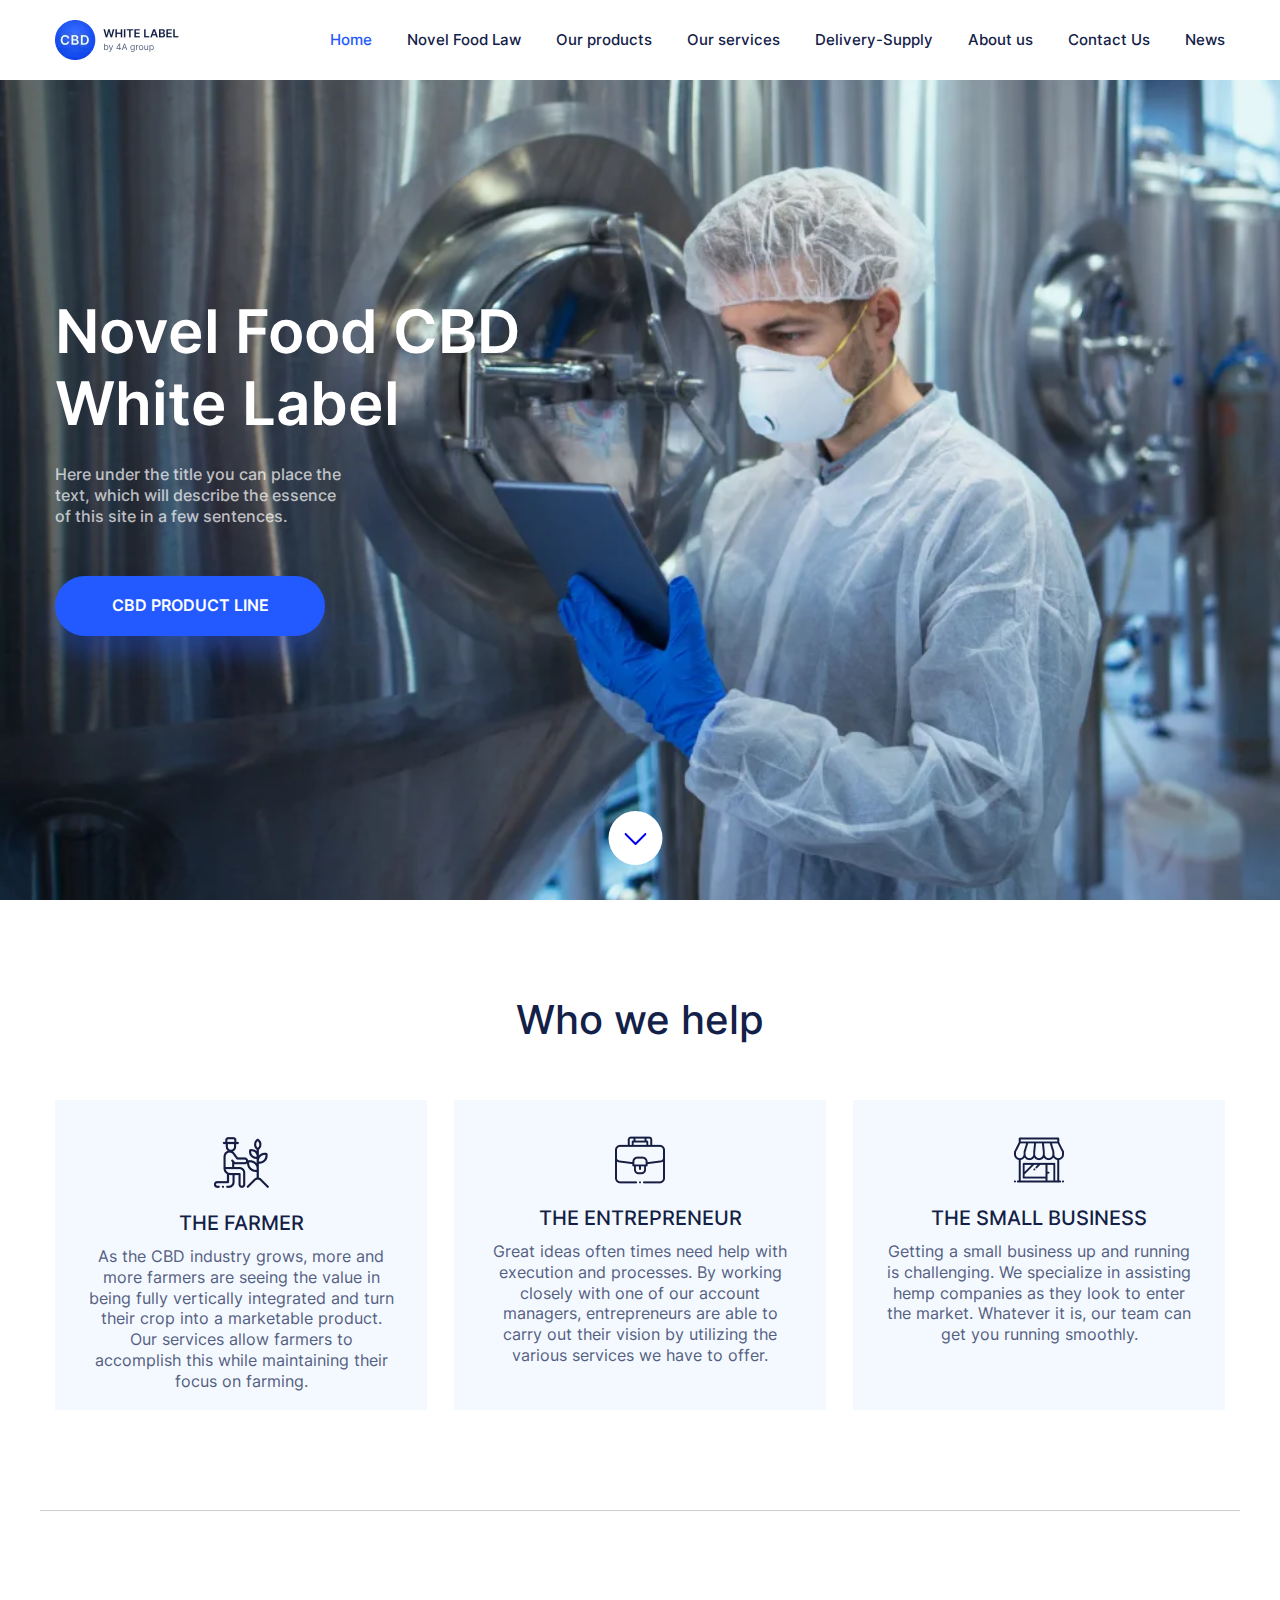
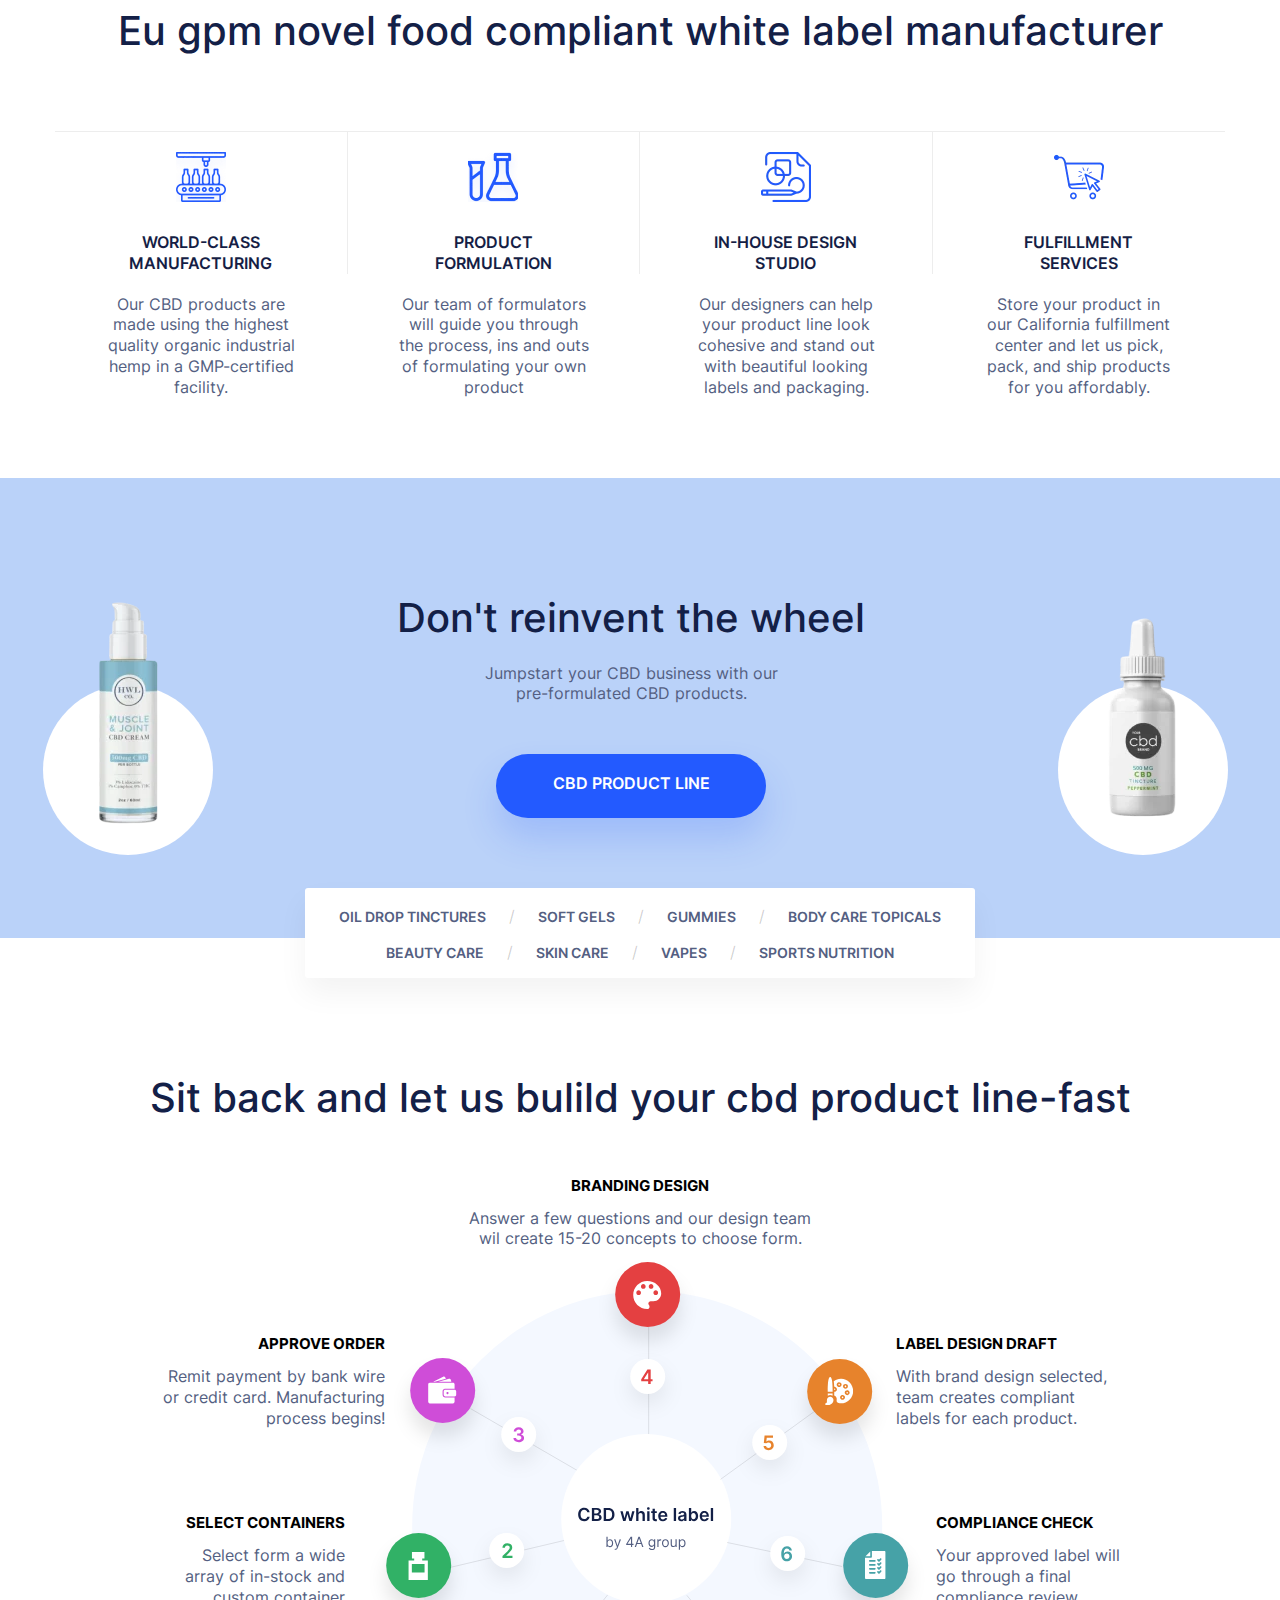
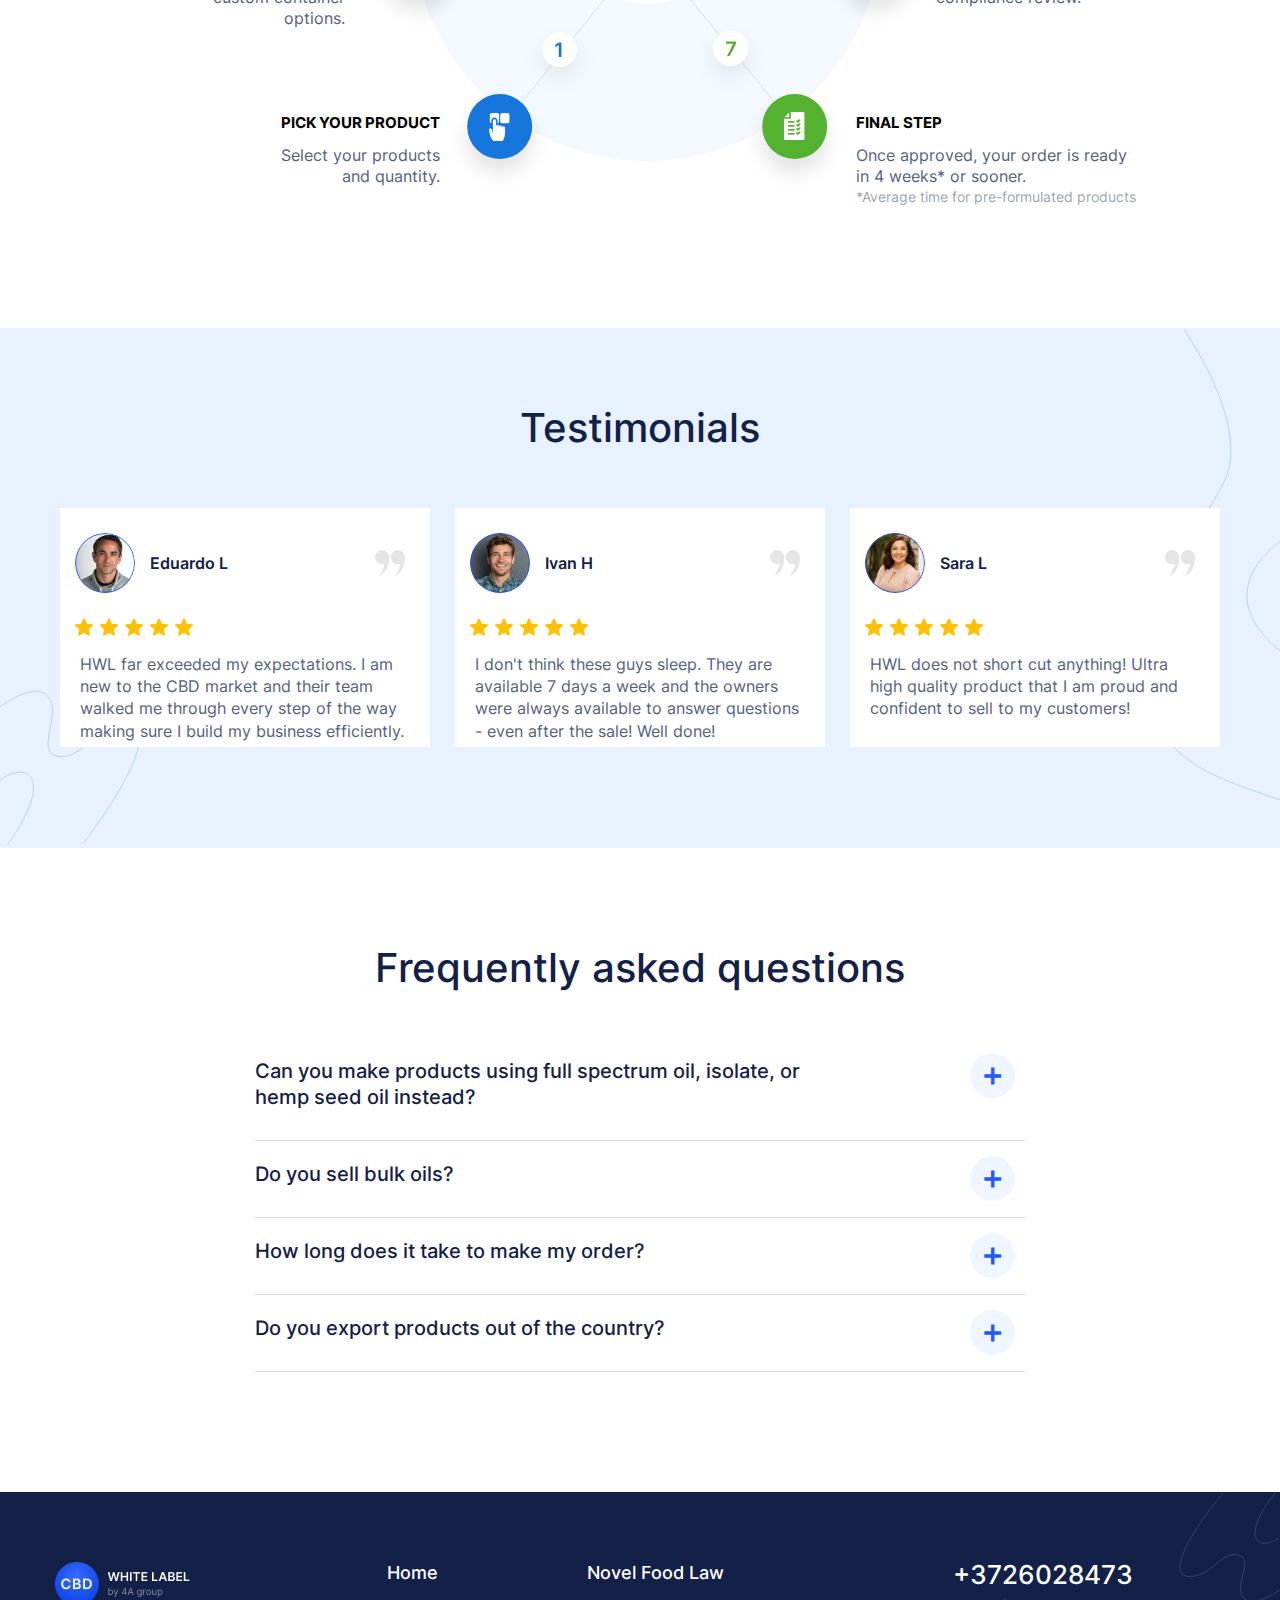
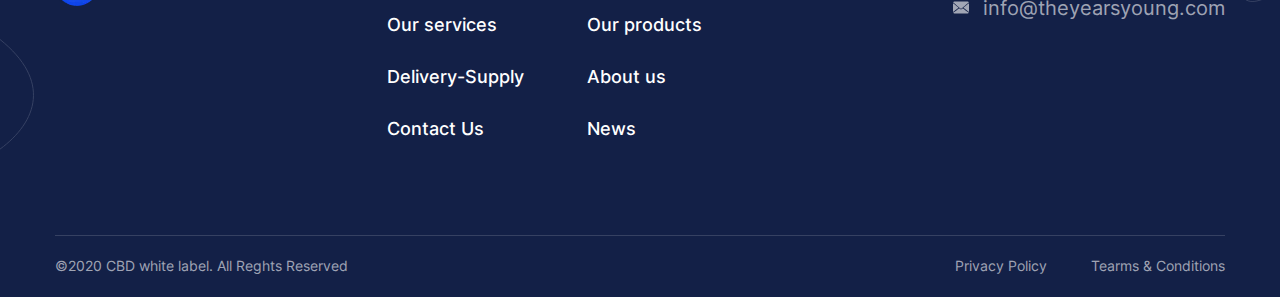
<file: index.html>
<!DOCTYPE html><html lang="ru"> <head>	<title>CBD</title>	<meta charset="UTF-8">	<meta name="format-detection" content="telephone=no">	<link rel="stylesheet" href="css/style.min.css?_v=20211124114106">	<link rel="shortcut icon" href="favicon.ico">	<!-- <meta name="robots" content="noindex, nofollow"> -->	<!-- <meta name="viewport" content="width=device-width, initial-scale=1.0, maximum-scale=1.0, user-scalable=0"> -->	<meta name="viewport" content="width=device-width, initial-scale=1.0"></head><body>	<div class="wrapper">		<section class="page__top">			<header class="header">	<div class="header__container _container">		<div class="header__logo">			<picture><source srcset="img/header/header_logo.webp" type="image/webp"><img src="img/header/header_logo.png?_v=1637736066491" alt=""></picture>		</div>		<div class="header__menu menu">			<button type="button" class="menu__icon icon-menu">				<span></span>				<span></span>				<span></span>			</button>			<nav class="menu__body">				<ul class="menu__list">					<li class="menu__item"><a href="index.html" class="menu__link">Home</a></li>					<li class="menu__item"><a href="nowelFoodLaw.html" class="menu__link">Novel Food Law</a></li>					<li class="menu__item"><a href="ourProducts.html" class="menu__link">Our products</a></li>					<li class="menu__item"><a href="ourServices.html" class="menu__link">Our services</a></li>					<li class="menu__item"><a href="delivery-supply.html" class="menu__link">Delivery-Supply</a></li>					<li class="menu__item"><a href="aboutUs.html" class="menu__link">About us</a></li>					<li class="menu__item"><a href="contactUs.html" class="menu__link">Contact Us</a></li>					<li class="menu__item"><a href="news.html" class="menu__link">News</a></li>				</ul>			</nav>		</div>	</div></header>			<div class="page__fullscreen fullscreen-page">				<div class="fullscreen-page__background">					<div class="fullscreen-page__bacground-image _ibg">						<picture><source srcset="img/fullscreen/fullscreen-image.webp" type="image/webp"><img src="img/fullscreen/fullscreen-image.jpg?_v=1637736066491" alt=""></picture>					</div>				</div>				<div class="fullscreen-page__content _container">					<div class="fullscreen-page__title">						<h1>Novel Food CBD <br> White Label</h1>					</div>					<div class="fullscreen-page__text">Here under the title you can place the <br> text, which will describe the						essence <br> of this site in a few sentences.					</div>					<div class="fullscreen-page__button">						<a href="#callback" class="_popup-link">CBD product line</a>					</div>					<div class="fullscreen-page__down">						<a href="#section1" class="scroll-to"><svg width="22" height="12" viewBox="0 0 22 12" fill="none" xmlns="http://www.w3.org/2000/svg">							<path d="M21.7071 0.292867C21.3166 -0.0976 20.6834 -0.0976667 20.2929 0.292933L11.0002 9.5858L1.7071 0.292867C1.31663 -0.0976 0.683433 -0.0976667 0.2929 0.292933C-0.0976333 0.683467 -0.0976333 1.3166 0.2929 1.70713L10.2932 11.7071C10.4807 11.8947 10.735 12 11.0002 12C11.2654 12 11.5198 11.8946 11.7073 11.7071L21.707 1.70707C22.0976 1.3166 22.0976 0.6834 21.7071 0.292867Z" fill="currentColor"/>							</svg>							</a>					</div>				</div>			</div>		</section>		<main class="page">			<section id="section1" class="page__infohelp infohelp-page">				<div class="infohelp-page__container _container">					<div class="infohelp-page__title title-all">						<h2>Who we help</h2>					</div>					<div class="infohelp-page__cards">						<div class="infohelp-page__card">							<div class="infohelp-page__card-icon">								<picture><source srcset="img/infohelp/ih_image1.webp" type="image/webp"><img src="img/infohelp/ih_image1.png?_v=1637736066491" alt=""></picture>							</div>							<div class="infohelp-page__card-title">THE FARMER</div>							<div class="infohelp-page__card-text">As the CBD industry grows, more and more farmers are seeing								the value in being fully vertically integrated and turn their crop into a marketable product.								Our services allow farmers to accomplish this while maintaining their focus on farming.							</div>						</div>						<div class="infohelp-page__card">							<div class="infohelp-page__card-icon">								<picture><source srcset="img/infohelp/ih_image2.webp" type="image/webp"><img src="img/infohelp/ih_image2.png?_v=1637736066491" alt=""></picture>							</div>							<div class="infohelp-page__card-title">THE ENTREPRENEUR</div>							<div class="infohelp-page__card-text">Great ideas often times need help with execution and								processes. By working closely with one of our account managers, entrepreneurs are able to carry								out their vision by utilizing the various services we have to offer.							</div>						</div>						<div class="infohelp-page__card">							<div class="infohelp-page__card-icon">								<picture><source srcset="img/infohelp/ih_image3.webp" type="image/webp"><img src="img/infohelp/ih_image3.png?_v=1637736066491" alt=""></picture>							</div>							<div class="infohelp-page__card-title">THE SMALL BUSINESS</div>							<div class="infohelp-page__card-text">Getting a small business up and running is challenging. We								specialize in assisting hemp companies as they look to enter the market. Whatever it is, our								team can get you running smoothly.							</div>						</div>					</div>				</div>			</section>			<section class="page__manufacturer manufacturer-page _container">				<h2 class="manufacturer-page__title title-all">Eu gpm novel food compliant white label manufacturer</h2>				<div class="manufacturer-page__cards">					<div class="manufacturer-page__card">						<div class="manufacturer-page__card-icon">							<picture><source srcset="img/manufacturer/icon1.webp" type="image/webp"><img src="img/manufacturer/icon1.png?_v=1637736066491" alt=""></picture>						</div>						<div class="manufacturer-page__card-title"><span>WORLD-CLASS MANUFACTURING</span></div>						<div class="manufacturer-page__card-text">Our CBD products are made using the highest quality organic							industrial hemp in a GMP-certified facility.						</div>					</div>					<div class="manufacturer-page__card">						<div class="manufacturer-page__card-icon">							<picture><source srcset="img/manufacturer/icon2.webp" type="image/webp"><img src="img/manufacturer/icon2.png?_v=1637736066491" alt=""></picture>						</div>						<div class="manufacturer-page__card-title"><span>PRODUCT FORMULATION</span></div>						<div class="manufacturer-page__card-text">Our team of formulators will guide you through the process,							ins and outs of formulating your own product						</div>					</div>					<div class="manufacturer-page__card">						<div class="manufacturer-page__card-icon">							<picture><source srcset="img/manufacturer/icon3.webp" type="image/webp"><img src="img/manufacturer/icon3.png?_v=1637736066491" alt=""></picture>						</div>						<div class="manufacturer-page__card-title"><span>IN-HOUSE DESIGN STUDIO</span></div>						<div class="manufacturer-page__card-text">Our designers can help your product line look cohesive and							stand out with beautiful looking labels and packaging.						</div>					</div>					<div class="manufacturer-page__card">						<div class="manufacturer-page__card-icon _last-card">							<picture><source srcset="img/manufacturer/icon4.webp" type="image/webp"><img src="img/manufacturer/icon4.png?_v=1637736066491" alt=""></picture>						</div>						<div class="manufacturer-page__card-title _last-card"><span>FULFILLMENT SERVICES</span></div>						<div class="manufacturer-page__card-text">Store your product in our California fulfillment center and							let us pick, pack, and ship products for you affordably.						</div>					</div>				</div>			</section>			<section class="page__products products-page">				<div class="products-page__background">					<picture><source srcset="img/products/linear.svg" type="image/webp"><img src="img/products/linear.svg?_v=1637736066491" alt=""></picture>				</div>				<div class="products-page__content">					<div class="products-page__left-image">						<picture><source srcset="img/products/product1.webp" type="image/webp"><img src="img/products/product1.png?_v=1637736066491" alt=""></picture>					</div>					<div class="products-page__info">						<div class="products-page__info-tittle title-all">Don't reinvent the wheel</div>						<div class="products-page__info-text"><span>								Jumpstart your CBD business with our pre-formulated CBD								products.							</span>						</div>						<div class="products-page__info-button"><a href="">CBD product line</a></div>					</div>					<div class="products-page__right-image">						<picture><source srcset="img/products/product2.webp" type="image/webp"><img src="img/products/product2.png?_v=1637736066491" alt=""></picture>					</div>				</div>				<div class="products-page__links">					<div class="products-page__links-container">						<ul class="products-page__links-top">							<li><a href="">OIL DROP TINCTURES</a><span>/</span></li>							<li class="disp-none"><a href="">SOFT GELS</a><span>/</span></li>							<li><a href="">GUMMIES</a><span>/</span></li>							<li><a href="">BODY CARE TOPICALS</a></li>						</ul>						<ul class="products-page__links-bottom">							<li><a href="">BEAUTY CARE</a><span>/</span></li>							<li class="disp-none"><a href="">SKIN CARE</a><span>/</span></li>							<li><a href="">VAPES</a><span>/</span></li>							<li><a href="">SPORTS NUTRITION</a></li>						</ul>					</div>				</div>			</section>			<section class="page__scheme scheme-page">				<div class="scheme-page__title title-all">					<h3>Sit back and let us bulild your cbd product line-fast</h3>				</div>				<div class="scheme-page__content">					<div class="scheme-page__container">						<div class="scheme-page__cards-top">							<div class="scheme-page__card-top">								<div class="scheme-page__card-top-title scheme-title">									branding design								</div>								<div class="scheme-page__card-top-text scheme-text">									Answer a few questions and our design team wil create									15-20 concepts to choose form.								</div>							</div>						</div>						<div class="scheme-page__cards-second">							<div class="scheme-page__card-secondLeft">								<div class="scheme-page__card-secondLeft-title scheme-title">									Approve order								</div>								<div class="scheme-page__card-secondLeft-text scheme-text">									Remit payment by bank wire or credit card. Manufacturing process begins!								</div>							</div>							<div class="scheme-page__card-secondRight">								<div class="scheme-page__card-secondRight-title scheme-title">									label design draft								</div>								<div class="scheme-page__card-secondRight-text scheme-text">									With brand design selected, team creates compliant labels for each product.								</div>							</div>						</div>						<div class="scheme-page__cards-third">							<div class="scheme-page__card-thirdLeft">								<div class="scheme-page__card-thirdLeft-title scheme-title">									select containers								</div>								<div class="scheme-page__card-thirdLeft-text scheme-text">									Select form a wide array of in-stock and custom container options.								</div>							</div>							<div class="scheme-page__card-thirdCenter">								<svg width="558" height="533" viewBox="0 0 558 533" fill="none"									xmlns="http://www.w3.org/2000/svg">									<circle cx="279" cy="268" r="235" fill="#F4F8FF" />									<line x1="102.251" y1="150.567" x2="209.251" y2="212.567" stroke="black"										stroke-opacity="0.1" />									<g filter="url(#filter0_d)">										<circle cx="150.5" cy="176.5" r="17.5" fill="white" />									</g>									<path										d="M150.513 184.199C153.624 184.199 155.889 182.416 155.882 179.959C155.889 178.141 154.753 176.834 152.714 176.543V176.429C154.291 176.088 155.349 174.916 155.342 173.283C155.349 171.067 153.46 169.256 150.555 169.256C147.729 169.256 145.541 170.939 145.484 173.375H148.02C148.062 172.153 149.199 171.393 150.541 171.393C151.898 171.393 152.8 172.217 152.793 173.439C152.8 174.71 151.749 175.555 150.243 175.555H148.957V177.587H150.243C152.082 177.587 153.176 178.51 153.169 179.824C153.176 181.109 152.061 181.99 150.506 181.99C149.043 181.99 147.913 181.23 147.849 180.044H145.179C145.25 182.501 147.445 184.199 150.513 184.199Z"										fill="#CF4DD8" />									<g filter="url(#filter1_d)">										<circle cx="74.5" cy="132.5" r="32.5" fill="#CF4DD8" />									</g>									<path										d="M66.5433 123.677L77.7055 120.63L77.1144 119.436C76.7277 118.659 75.7844 118.338 75.0077 118.725L65.0151 123.677H66.5433Z"										fill="white" />									<path										d="M81.1704 120.718C81.0321 120.718 80.8937 120.737 80.7554 120.775L78.1331 121.492L70.1245 123.677H79.2147H83.1765L82.686 121.879C82.4973 121.177 81.8622 120.718 81.1704 120.718Z"										fill="white" />									<path										d="M84.8148 124.778H84.4564H83.969H83.4816H79.7619H66.0937H64.3014H62.7921H62.5123H61.5753C61.0785 124.778 60.6351 125.007 60.3459 125.369C60.2138 125.535 60.1132 125.727 60.0566 125.938C60.022 126.07 60 126.208 60 126.35V126.538V128.331V143.867C60 144.734 60.7043 145.439 61.5722 145.439H84.8117C85.6795 145.439 86.3838 144.734 86.3838 143.867V139.48H77.0547C75.58 139.48 74.382 138.282 74.382 136.808V135.368V134.88V134.393V133.311C74.382 132.588 74.6713 131.931 75.1398 131.45C75.5549 131.022 76.1114 130.733 76.734 130.661C76.8377 130.648 76.9446 130.642 77.0515 130.642H85.0758H85.5632H86.0505H86.3838V126.35C86.387 125.482 85.6827 124.778 84.8148 124.778Z"										fill="white" />									<path										d="M87.4874 132.145C87.3302 132 87.1447 131.89 86.9371 131.818C86.7767 131.764 86.607 131.733 86.4278 131.733H86.3869H86.3554H85.8681H84.1104H77.0546C76.1867 131.733 75.4824 132.437 75.4824 133.305V134.088V134.575V135.063V136.805C75.4824 137.672 76.1867 138.377 77.0546 138.377H86.3869H86.4278C86.607 138.377 86.7768 138.345 86.9371 138.292C87.1447 138.223 87.3302 138.11 87.4874 137.965C87.8018 137.679 87.9999 137.264 87.9999 136.805V133.305C87.9999 132.846 87.8018 132.431 87.4874 132.145ZM80.3372 135.368C80.3372 135.802 79.9851 136.154 79.5512 136.154H79.0292C78.5953 136.154 78.2431 135.802 78.2431 135.368V134.846C78.2431 134.594 78.3595 134.371 78.545 134.229C78.6802 134.126 78.8469 134.06 79.0292 134.06H79.1613H79.5512C79.9851 134.06 80.3372 134.412 80.3372 134.846V135.368Z"										fill="white" />									<g filter="url(#filter2_d)">										<circle cx="279.5" cy="36.5" r="32.5" fill="#E44041" />									</g>									<path										d="M279 23C271.269 23 265 29.2689 265 37C265 44.7311 271.269 51 279 51C280.291 51 281.333 49.9578 281.333 48.6667C281.333 48.06 281.108 47.5155 280.727 47.1033C280.361 46.6911 280.143 46.1545 280.143 45.5555C280.143 44.2644 281.186 43.2222 282.477 43.2222H285.222C289.516 43.2222 293 39.7377 293 35.4444C293 28.5689 286.731 23 279 23ZM270.444 37C269.153 37 268.111 35.9578 268.111 34.6667C268.111 33.3755 269.153 32.3333 270.444 32.3333C271.736 32.3333 272.778 33.3755 272.778 34.6667C272.778 35.9578 271.736 37 270.444 37ZM275.111 30.7778C273.82 30.7778 272.778 29.7356 272.778 28.4445C272.778 27.1533 273.82 26.1111 275.111 26.1111C276.402 26.1111 277.444 27.1533 277.444 28.4445C277.444 29.7356 276.402 30.7778 275.111 30.7778ZM282.889 30.7778C281.598 30.7778 280.556 29.7356 280.556 28.4445C280.556 27.1533 281.598 26.1111 282.889 26.1111C284.18 26.1111 285.222 27.1533 285.222 28.4445C285.222 29.7356 284.18 30.7778 282.889 30.7778ZM287.556 37C286.264 37 285.222 35.9578 285.222 34.6667C285.222 33.3755 286.264 32.3333 287.556 32.3333C288.847 32.3333 289.889 33.3755 289.889 34.6667C289.889 35.9578 288.847 37 287.556 37Z"										fill="white" />									<g filter="url(#filter3_d)">										<circle cx="471.5" cy="133.5" r="32.5" fill="#E7832C" />									</g>									<g clip-path="url(#clip0)">										<path											d="M465.258 142.023C465.258 140.214 463.786 138.742 461.976 138.742C460.167 138.742 458.695 140.214 458.695 142.023V143.664C458.695 144.568 457.904 145.359 457 145.359V147H460.336C463.05 147 465.258 144.737 465.258 142.023Z"											fill="white" />										<path											d="M470.73 125.869C470.292 125.987 470.032 126.435 470.15 126.874C470.263 127.295 470.696 127.573 471.155 127.453C471.595 127.335 471.851 126.884 471.735 126.449C471.616 126.009 471.163 125.752 470.73 125.869Z"											fill="white" />										<path											d="M466.089 132.094C466.525 132.209 466.975 131.956 467.094 131.514C467.212 131.072 466.949 130.626 466.515 130.509H466.514C466.281 130.447 466.218 130.494 466.054 130.548C466.063 131.042 466.07 131.555 466.073 132.086C466.079 132.088 466.083 132.092 466.089 132.094Z"											fill="white" />										<path											d="M475.131 139.126C475.012 138.685 474.559 138.43 474.126 138.547C473.681 138.666 473.43 139.121 473.546 139.551C473.663 139.988 474.109 140.246 474.551 140.131C474.989 140.013 475.249 139.565 475.131 139.127V139.126Z"											fill="white" />										<path											d="M477.861 128.94C478.181 128.62 478.181 128.099 477.861 127.779C477.541 127.46 477.021 127.458 476.7 127.779C476.38 128.099 476.38 128.621 476.701 128.94C477.02 129.259 477.54 129.259 477.861 128.94Z"											fill="white" />										<path											d="M472.688 120.652C469.994 120.75 467.52 121.815 465.548 123.167C465.769 124.672 465.925 126.544 466.009 128.86C466.316 128.823 466.63 128.842 466.937 128.925C468.252 129.277 469.031 130.624 468.678 131.939C468.381 133.051 467.376 133.764 466.305 133.764C466.227 133.764 466.148 133.74 466.069 133.732C466.059 135.044 466.03 136.343 465.973 137.582C466.813 137.931 467.47 138.396 467.899 138.999C468.767 140.219 468.536 141.649 468.444 142.06C468.14 143.422 468.943 144.809 470.32 145.074C471.097 145.223 471.879 145.297 472.655 145.297C479.402 145.297 485.054 139.817 484.999 132.902C484.942 125.889 478.873 120.419 472.688 120.652ZM475.539 126.62C476.501 125.66 478.061 125.66 479.021 126.62C479.981 127.579 479.981 129.141 479.021 130.1V130.101C478.061 131.059 476.5 131.059 475.54 130.101C474.581 129.141 474.581 127.579 475.539 126.62ZM468.565 127.297C468.216 126 468.978 124.639 470.305 124.284C471.61 123.934 472.966 124.713 473.319 126.024C473.671 127.336 472.894 128.686 471.579 129.038C470.267 129.389 468.918 128.615 468.565 127.297ZM474.975 141.716C473.664 142.067 472.313 141.286 471.962 139.976C471.609 138.664 472.387 137.314 473.702 136.962C475.022 136.611 476.365 137.391 476.715 138.703C477.069 140.017 476.287 141.365 474.975 141.716ZM481.356 135.335C481.005 136.65 479.654 137.428 478.342 137.075C477.031 136.724 476.249 135.379 476.602 134.062C476.957 132.735 478.316 131.973 479.616 132.322C480.927 132.673 481.708 134.026 481.356 135.335Z"											fill="white" />										<path											d="M479.192 133.906C478.762 133.79 478.307 134.041 478.187 134.486C478.069 134.928 478.332 135.374 478.766 135.491C479.215 135.607 479.655 135.343 479.772 134.911C479.889 134.474 479.628 134.023 479.192 133.906Z"											fill="white" />										<path											d="M464.428 133.82C464.43 133.546 464.437 133.276 464.437 133C464.437 126.639 464.01 119 461.977 119C459.943 119 459.516 126.639 459.516 133C459.516 133.276 459.523 133.546 459.526 133.82H464.428Z"											fill="white" />										<path											d="M461.977 137.102C462.831 137.102 463.624 137.34 464.325 137.725C464.36 136.989 464.388 136.23 464.406 135.461H459.547C459.566 136.23 459.593 136.989 459.628 137.725C460.329 137.34 461.122 137.102 461.977 137.102Z"											fill="white" />									</g>									<g filter="url(#filter4_d)">										<circle cx="426.5" cy="468.5" r="32.5" fill="#54B230" />									</g>									<path d="M421.021 459.192V454.49L416.318 459.192H421.021Z" fill="white" />									<path										d="M435.378 454H422.692V460.028C422.692 460.489 422.318 460.863 421.856 460.863H415.828V481.165C415.828 481.626 416.202 482 416.664 482H435.378C435.84 482 436.214 481.626 436.214 481.165V454.835C436.214 454.374 435.84 454 435.378 454V454ZM428.187 466.32C428.513 465.994 429.042 465.994 429.368 466.32L429.747 466.699L430.876 465.57C431.202 465.244 431.731 465.244 432.057 465.57C432.384 465.897 432.384 466.426 432.057 466.752L430.338 468.471C430.175 468.635 429.961 468.716 429.747 468.716C429.533 468.716 429.319 468.635 429.156 468.472L428.187 467.502C427.861 467.176 427.861 466.647 428.187 466.32ZM428.187 462.332C428.513 462.005 429.042 462.005 429.368 462.332L429.747 462.71L430.876 461.581C431.202 461.255 431.731 461.255 432.057 461.581C432.384 461.907 432.384 462.437 432.057 462.763L430.338 464.482C430.175 464.645 429.961 464.727 429.747 464.727C429.533 464.727 429.319 464.646 429.156 464.482L428.187 463.513C427.861 463.187 427.861 462.658 428.187 462.332ZM428.187 470.31C428.513 469.983 429.042 469.983 429.368 470.31L429.747 470.688L430.876 469.559C431.202 469.233 431.731 469.233 432.057 469.559C432.384 469.886 432.384 470.415 432.057 470.741L430.338 472.461C430.175 472.624 429.961 472.705 429.747 472.705C429.533 472.705 429.319 472.624 429.156 472.461L428.187 471.491C427.861 471.165 427.861 470.636 428.187 470.31ZM432.057 474.73L430.338 476.45C430.175 476.613 429.961 476.694 429.747 476.694C429.533 476.694 429.319 476.613 429.156 476.45L428.187 475.48C427.861 475.154 427.861 474.625 428.187 474.299C428.513 473.972 429.042 473.972 429.369 474.299L429.747 474.677L430.876 473.548C431.202 473.222 431.731 473.222 432.057 473.548C432.384 473.875 432.384 474.404 432.057 474.73ZM420.575 463.056H425.683C426.145 463.056 426.519 463.43 426.519 463.892C426.519 464.353 426.145 464.727 425.683 464.727H420.575C420.114 464.727 419.74 464.353 419.74 463.892C419.74 463.43 420.114 463.056 420.575 463.056ZM420.575 467.045H425.683C426.145 467.045 426.519 467.419 426.519 467.881C426.519 468.342 426.145 468.716 425.683 468.716H420.575C420.114 468.716 419.74 468.342 419.74 467.881C419.74 467.419 420.114 467.045 420.575 467.045ZM420.575 471.034H425.683C426.145 471.034 426.519 471.408 426.519 471.87C426.519 472.331 426.145 472.705 425.683 472.705H420.575C420.114 472.705 419.74 472.331 419.74 471.87C419.74 471.408 420.114 471.034 420.575 471.034ZM420.575 475.023H425.683C426.145 475.023 426.519 475.398 426.519 475.859C426.519 476.32 426.145 476.694 425.683 476.694H420.575C420.114 476.694 419.74 476.32 419.74 475.859C419.74 475.398 420.114 475.023 420.575 475.023Z"										fill="white" />									<g filter="url(#filter5_d)">										<circle cx="50.5" cy="307.5" r="32.5" fill="#31B166" />									</g>									<g clip-path="url(#clip1)">										<path											d="M54.0075 302.594V300.434H56.2555V294H43.7443V300.434H45.9924V302.594H40.3569V322H59.643V302.594H54.0075ZM56.3589 314.619H43.641V305.878H56.3589V314.619H56.3589Z"											fill="white" />									</g>									<g filter="url(#filter6_d)">										<circle cx="131.5" cy="468.5" r="32.5" fill="#1776DE" />									</g>									<path										d="M123.125 462.733C123.125 461.008 124.528 459.605 126.254 459.605C127.979 459.605 129.382 461.008 129.382 462.733V465.255C130.251 464.989 130.886 464.18 130.886 463.224V457.123C130.886 455.952 129.933 455 128.763 455H123.744C122.574 455 121.622 455.952 121.622 457.123V463.224C121.622 464.18 122.256 464.989 123.125 465.255V462.733Z"										fill="white" />									<path										d="M139.165 455H134.146C132.976 455 132.023 455.952 132.023 457.123V463.224C132.023 464.395 132.976 465.347 134.146 465.347H139.165C140.335 465.347 141.287 464.395 141.287 463.224V457.123C141.287 455.952 140.335 455 139.165 455Z"										fill="white" />									<path										d="M135.277 468.188C134.446 468.188 133.773 468.861 133.773 469.692V468.925C133.773 468.095 133.1 467.422 132.269 467.422C131.439 467.422 130.765 468.095 130.765 468.925V468.281C130.765 467.491 130.156 466.844 129.382 466.782C129.342 466.779 129.302 466.777 129.261 466.777C128.655 466.777 128.133 467.136 127.895 467.653C127.807 467.844 127.757 468.057 127.757 468.281V462.733C127.757 461.903 127.084 461.229 126.254 461.229C125.423 461.229 124.75 461.903 124.75 462.733V475.645L124.684 475.636L123.758 471.671C123.569 470.862 122.76 470.359 121.951 470.548C121.102 470.548 120.565 471.225 120.758 472.052L121.832 476.65C122.394 480.247 125.302 483 125.302 483H134.439C135.966 480.678 136.78 477.96 136.78 475.181L136.781 469.692C136.781 468.861 136.108 468.188 135.277 468.188Z"										fill="white" />									<line x1="153.609" y1="444.689" x2="239.609" y2="336.689" stroke="black"										stroke-opacity="0.1" />									<g filter="url(#filter7_d)">										<circle cx="191.5" cy="391.5" r="17.5" fill="white" />									</g>									<path										d="M193.209 384.455H190.702L187.087 386.777V389.192L190.489 387.018H190.574V399H193.209V384.455Z"										fill="#1776DE" />									<line x1="82.2082" y1="309.379" x2="195.885" y2="282.513" stroke="black"										stroke-opacity="0.1" />									<g filter="url(#filter8_d)">										<circle cx="138.5" cy="292.5" r="17.5" fill="white" />									</g>									<path										d="M134.293 300H144.264V297.798H137.929V297.699L140.436 295.149C143.263 292.436 144.044 291.115 144.044 289.474C144.044 287.038 142.062 285.255 139.136 285.255C136.253 285.255 134.207 287.045 134.207 289.808H136.714C136.714 288.324 137.652 287.393 139.101 287.393C140.486 287.393 141.516 288.238 141.516 289.609C141.516 290.824 140.777 291.69 139.342 293.146L134.293 298.096V300Z"										fill="#31B166" />									<circle cx="278" cy="261" r="85" fill="white" />									<path										d="M221.496 254.326C221.094 251.418 218.857 249.73 215.955 249.73C212.535 249.73 209.959 252.223 209.959 256.455C209.959 260.68 212.503 263.179 215.955 263.179C219.067 263.179 221.132 261.165 221.496 258.666L219.106 258.653C218.805 260.188 217.553 261.05 215.987 261.05C213.864 261.05 212.343 259.459 212.343 256.455C212.343 253.501 213.852 251.859 215.993 251.859C217.585 251.859 218.831 252.76 219.106 254.326H221.496ZM223.668 263H228.967C231.965 263 233.435 261.472 233.435 259.433C233.435 257.452 232.029 256.288 230.635 256.218V256.09C231.914 255.79 232.924 254.895 232.924 253.303C232.924 251.354 231.518 249.909 228.68 249.909H223.668V263ZM226.04 261.018V257.183H228.654C230.118 257.183 231.025 258.078 231.025 259.248C231.025 260.29 230.309 261.018 228.59 261.018H226.04ZM226.04 255.477V251.865H228.437C229.83 251.865 230.552 252.6 230.552 253.61C230.552 254.761 229.619 255.477 228.385 255.477H226.04ZM239.934 263C243.923 263 246.288 260.533 246.288 256.442C246.288 252.364 243.923 249.909 240.024 249.909H235.498V263H239.934ZM237.87 260.948V251.961H239.89C242.549 251.961 243.936 253.444 243.936 256.442C243.936 259.452 242.549 260.948 239.819 260.948H237.87ZM254.93 263H257.346L259.187 256.365H259.321L261.162 263H263.572L266.353 253.182H263.988L262.287 260.047H262.191L260.427 253.182H258.094L256.33 260.085H256.24L254.515 253.182H252.156L254.93 263ZM270.282 257.247C270.282 255.828 271.164 255.01 272.404 255.01C273.619 255.01 274.335 255.783 274.335 257.107V263H276.649V256.749C276.649 254.377 275.306 253.054 273.267 253.054C271.759 253.054 270.8 253.738 270.346 254.85H270.231V249.909H267.968V263H270.282V257.247ZM279.007 263H281.321V253.182H279.007V263ZM280.171 251.788C280.906 251.788 281.507 251.226 281.507 250.536C281.507 249.839 280.906 249.276 280.171 249.276C279.429 249.276 278.828 249.839 278.828 250.536C278.828 251.226 279.429 251.788 280.171 251.788ZM288.603 253.182H286.667V250.83H284.353V253.182H282.959V254.972H284.353V260.43C284.34 262.278 285.682 263.185 287.421 263.134C288.079 263.115 288.533 262.987 288.782 262.904L288.392 261.095C288.265 261.127 288.002 261.185 287.715 261.185C287.133 261.185 286.667 260.98 286.667 260.047V254.972H288.603V253.182ZM294.78 263.192C297.068 263.192 298.64 262.073 299.05 260.366L296.889 260.124C296.576 260.955 295.809 261.389 294.812 261.389C293.316 261.389 292.325 260.405 292.306 258.724H299.145V258.014C299.145 254.569 297.074 253.054 294.658 253.054C291.846 253.054 290.011 255.119 290.011 258.148C290.011 261.229 291.82 263.192 294.78 263.192ZM292.312 257.164C292.383 255.911 293.309 254.857 294.69 254.857C296.02 254.857 296.915 255.828 296.927 257.164H292.312ZM307.882 249.909H305.568V263H307.882V249.909ZM313.086 263.198C314.627 263.198 315.547 262.476 315.969 261.651H316.046V263H318.27V256.429C318.27 253.834 316.155 253.054 314.282 253.054C312.217 253.054 310.632 253.974 310.121 255.764L312.281 256.071C312.511 255.4 313.163 254.825 314.295 254.825C315.368 254.825 315.956 255.374 315.956 256.339V256.378C315.956 257.043 315.26 257.075 313.528 257.26C311.623 257.464 309.801 258.033 309.801 260.245C309.801 262.175 311.214 263.198 313.086 263.198ZM313.687 261.498C312.722 261.498 312.032 261.057 312.032 260.207C312.032 259.318 312.805 258.947 313.841 258.8C314.448 258.717 315.662 258.564 315.963 258.321V259.478C315.963 260.571 315.081 261.498 313.687 261.498ZM320.699 263H322.975V261.453H323.109C323.474 262.169 324.234 263.173 325.922 263.173C328.236 263.173 329.968 261.338 329.968 258.104C329.968 254.831 328.184 253.054 325.915 253.054C324.183 253.054 323.461 254.096 323.109 254.805H323.013V249.909H320.699V263ZM322.969 258.091C322.969 256.186 323.787 254.952 325.276 254.952C326.817 254.952 327.609 256.263 327.609 258.091C327.609 259.932 326.804 261.274 325.276 261.274C323.8 261.274 322.969 259.996 322.969 258.091ZM336.282 263.192C338.57 263.192 340.142 262.073 340.551 260.366L338.391 260.124C338.078 260.955 337.311 261.389 336.314 261.389C334.818 261.389 333.827 260.405 333.808 258.724H340.647V258.014C340.647 254.569 338.576 253.054 336.16 253.054C333.348 253.054 331.513 255.119 331.513 258.148C331.513 261.229 333.322 263.192 336.282 263.192ZM333.814 257.164C333.885 255.911 334.811 254.857 336.192 254.857C337.522 254.857 338.417 255.828 338.429 257.164H333.814ZM344.919 249.909H342.605V263H344.919V249.909Z"										fill="#132047" />									<path										d="M238.233 289H239.366V287.827H239.506C239.764 288.244 240.261 289.159 241.733 289.159C243.642 289.159 244.974 287.628 244.974 285.202C244.974 282.795 243.642 281.264 241.713 281.264C240.222 281.264 239.764 282.179 239.506 282.577H239.406V278.818H238.233V289ZM239.386 285.182C239.386 283.472 240.142 282.318 241.574 282.318C243.065 282.318 243.801 283.571 243.801 285.182C243.801 286.812 243.045 288.105 241.574 288.105C240.162 288.105 239.386 286.912 239.386 285.182ZM247.251 291.864C248.31 291.864 249.056 291.302 249.499 290.114L252.75 281.384L251.467 281.364L249.359 287.449H249.28L247.172 281.364H245.899L248.723 289.04L248.504 289.636C248.077 290.8 247.55 290.909 246.695 290.69L246.396 291.724C246.516 291.784 246.854 291.864 247.251 291.864ZM257.981 286.912H262.774V289H263.947V286.912H265.339V285.818H263.947V278.818H262.456L257.981 285.898V286.912ZM262.774 285.818H259.314V285.739L262.694 280.389H262.774V285.818ZM267.799 289L268.823 286.116H272.94L273.964 289H275.256L271.518 278.818H270.245L266.506 289H267.799ZM269.211 285.023L270.842 280.429H270.921L272.552 285.023H269.211ZM283.703 292.023C285.533 292.023 287.004 291.188 287.004 289.219V281.364H285.871V282.577H285.751C285.493 282.179 285.016 281.264 283.524 281.264C281.595 281.264 280.263 282.795 280.263 285.142C280.263 287.528 281.655 288.881 283.504 288.881C284.996 288.881 285.473 288.006 285.732 287.588H285.831V289.139C285.831 290.412 284.936 290.989 283.703 290.989C282.316 290.989 281.829 290.258 281.516 289.835L280.581 290.491C281.058 291.292 281.998 292.023 283.703 292.023ZM283.663 287.827C282.192 287.827 281.436 286.713 281.436 285.122C281.436 283.571 282.172 282.318 283.663 282.318C285.095 282.318 285.851 283.472 285.851 285.122C285.851 286.812 285.075 287.827 283.663 287.827ZM289.152 289H290.325V284.168C290.325 283.134 291.141 282.378 292.254 282.378C292.567 282.378 292.891 282.438 292.97 282.457V281.264C292.836 281.254 292.528 281.244 292.354 281.244C291.439 281.244 290.643 281.761 290.365 282.517H290.286V281.364H289.152V289ZM297.231 289.159C299.299 289.159 300.691 287.588 300.691 285.222C300.691 282.835 299.299 281.264 297.231 281.264C295.163 281.264 293.771 282.835 293.771 285.222C293.771 287.588 295.163 289.159 297.231 289.159ZM297.231 288.105C295.66 288.105 294.944 286.753 294.944 285.222C294.944 283.69 295.66 282.318 297.231 282.318C298.802 282.318 299.518 283.69 299.518 285.222C299.518 286.753 298.802 288.105 297.231 288.105ZM307.295 285.878C307.295 287.31 306.201 287.966 305.326 287.966C304.351 287.966 303.655 287.25 303.655 286.136V281.364H302.482V286.216C302.482 288.165 303.516 289.099 304.948 289.099C306.101 289.099 306.857 288.483 307.215 287.707H307.295V289H308.468V281.364H307.295V285.878ZM310.617 291.864H311.79V287.827H311.89C312.148 288.244 312.645 289.159 314.117 289.159C316.026 289.159 317.358 287.628 317.358 285.202C317.358 282.795 316.026 281.264 314.097 281.264C312.605 281.264 312.148 282.179 311.89 282.577H311.75V281.364H310.617V291.864ZM311.77 285.182C311.77 283.472 312.526 282.318 313.958 282.318C315.449 282.318 316.185 283.571 316.185 285.182C316.185 286.812 315.429 288.105 313.958 288.105C312.546 288.105 311.77 286.912 311.77 285.182Z"										fill="#545F82" />									<g filter="url(#filter9_d)">										<circle cx="507.5" cy="307.5" r="32.5" fill="#46A2A7" />									</g>									<path d="M502.021 298.192V293.49L497.318 298.192H502.021Z" fill="white" />									<path										d="M516.378 293H503.692V299.028C503.692 299.489 503.318 299.863 502.856 299.863H496.828V320.165C496.828 320.626 497.202 321 497.664 321H516.378C516.84 321 517.214 320.626 517.214 320.165V293.835C517.214 293.374 516.84 293 516.378 293V293ZM509.187 305.32C509.513 304.994 510.042 304.994 510.368 305.32L510.747 305.699L511.876 304.57C512.202 304.244 512.731 304.244 513.057 304.57C513.384 304.897 513.384 305.426 513.057 305.752L511.338 307.471C511.175 307.635 510.961 307.716 510.747 307.716C510.533 307.716 510.319 307.635 510.156 307.472L509.187 306.502C508.861 306.176 508.861 305.647 509.187 305.32ZM509.187 301.332C509.513 301.005 510.042 301.005 510.368 301.332L510.747 301.71L511.876 300.581C512.202 300.255 512.731 300.255 513.057 300.581C513.384 300.907 513.384 301.437 513.057 301.763L511.338 303.482C511.175 303.645 510.961 303.727 510.747 303.727C510.533 303.727 510.319 303.646 510.156 303.482L509.187 302.513C508.861 302.187 508.861 301.658 509.187 301.332ZM509.187 309.31C509.513 308.983 510.042 308.983 510.368 309.31L510.747 309.688L511.876 308.559C512.202 308.233 512.731 308.233 513.057 308.559C513.384 308.886 513.384 309.415 513.057 309.741L511.338 311.461C511.175 311.624 510.961 311.705 510.747 311.705C510.533 311.705 510.319 311.624 510.156 311.461L509.187 310.491C508.861 310.165 508.861 309.636 509.187 309.31ZM513.057 313.73L511.338 315.45C511.175 315.613 510.961 315.694 510.747 315.694C510.533 315.694 510.319 315.613 510.156 315.45L509.187 314.48C508.861 314.154 508.861 313.625 509.187 313.299C509.513 312.972 510.042 312.972 510.369 313.299L510.747 313.677L511.876 312.548C512.202 312.222 512.731 312.222 513.057 312.548C513.384 312.875 513.384 313.404 513.057 313.73ZM501.575 302.056H506.683C507.145 302.056 507.519 302.43 507.519 302.892C507.519 303.353 507.145 303.727 506.683 303.727H501.575C501.114 303.727 500.74 303.353 500.74 302.892C500.74 302.43 501.114 302.056 501.575 302.056ZM501.575 306.045H506.683C507.145 306.045 507.519 306.419 507.519 306.881C507.519 307.342 507.145 307.716 506.683 307.716H501.575C501.114 307.716 500.74 307.342 500.74 306.881C500.74 306.419 501.114 306.045 501.575 306.045ZM501.575 310.034H506.683C507.145 310.034 507.519 310.408 507.519 310.87C507.519 311.331 507.145 311.705 506.683 311.705H501.575C501.114 311.705 500.74 311.331 500.74 310.87C500.74 310.408 501.114 310.034 501.575 310.034ZM501.575 314.023H506.683C507.145 314.023 507.519 314.398 507.519 314.859C507.519 315.32 507.145 315.694 506.683 315.694H501.575C501.114 315.694 500.74 315.32 500.74 314.859C500.74 314.398 501.114 314.023 501.575 314.023Z"										fill="white" />									<line x1="473.898" y1="308.489" x2="358.898" y2="284.489" stroke="black"										stroke-opacity="0.1" />									<g filter="url(#filter10_d)">										<circle cx="419.5" cy="295.5" r="17.5" fill="white" />									</g>									<path										d="M418.619 303.199C421.759 303.22 423.868 301.061 423.861 298.185C423.868 295.436 421.908 293.447 419.358 293.447C417.795 293.447 416.418 294.207 415.722 295.457H415.622C415.629 292.396 416.751 290.536 418.768 290.536C420.018 290.536 420.864 291.26 421.134 292.375H423.726C423.413 290.024 421.517 288.256 418.768 288.256C415.274 288.256 413.065 291.168 413.065 296.139C413.058 301.473 415.828 303.185 418.619 303.199ZM418.605 301.068C417.05 301.068 415.913 299.783 415.906 298.263C415.92 296.736 417.099 295.457 418.641 295.457C420.182 295.457 421.311 296.679 421.304 298.241C421.311 299.832 420.146 301.068 418.605 301.068Z"										fill="#46A2A7" />									<line x1="406.614" y1="444.318" x2="318.614" y2="337.318" stroke="black"										stroke-opacity="0.1" />									<g filter="url(#filter11_d)">										<circle cx="362.5" cy="390.5" r="17.5" fill="white" />									</g>									<path										d="M358.825 398H361.56L367.739 385.706V383.455H357.831V385.656H365.011V385.756L358.825 398Z"										fill="#54B230" />									<line x1="446.293" y1="153.405" x2="352.293" y2="221.405" stroke="black"										stroke-opacity="0.1" />									<g filter="url(#filter12_d)">										<circle cx="401.5" cy="184.5" r="17.5" fill="white" />									</g>									<path										d="M400.349 192.199C403.425 192.199 405.57 190.111 405.57 187.22C405.57 184.422 403.624 182.405 400.982 182.405C399.803 182.405 398.759 182.874 398.219 183.513H398.134L398.553 179.656H404.81V177.455H396.372L395.612 184.955L397.991 185.345C398.482 184.805 399.405 184.443 400.278 184.45C401.876 184.457 403.027 185.636 403.02 187.284C403.027 188.911 401.905 190.068 400.349 190.068C399.036 190.068 397.977 189.237 397.885 188.044H395.328C395.399 190.459 397.509 192.199 400.349 192.199Z"										fill="#E7832C" />									<line x1="280.5" y1="69" x2="280.5" y2="176" stroke="black" stroke-opacity="0.1" />									<g filter="url(#filter13_d)">										<circle cx="279.5" cy="118.5" r="17.5" fill="white" />									</g>									<path										d="M273.03 123.301H279.969V126H282.483V123.301H284.344V121.135H282.483V111.455H279.202L273.03 121.206V123.301ZM279.997 121.135H275.729V121.021L279.884 114.438H279.997V121.135Z"										fill="#E44041" />									<defs>										<filter id="filter0_d" x="113" y="149" width="75" height="75" filterUnits="userSpaceOnUse"											color-interpolation-filters="sRGB">											<feFlood flood-opacity="0" result="BackgroundImageFix" />											<feColorMatrix in="SourceAlpha" type="matrix"												values="0 0 0 0 0 0 0 0 0 0 0 0 0 0 0 0 0 0 127 0" result="hardAlpha" />											<feOffset dy="10" />											<feGaussianBlur stdDeviation="10" />											<feColorMatrix type="matrix" values="0 0 0 0 0 0 0 0 0 0 0 0 0 0 0 0 0 0 0.07 0" />											<feBlend mode="normal" in2="BackgroundImageFix" result="effect1_dropShadow" />											<feBlend mode="normal" in="SourceGraphic" in2="effect1_dropShadow" result="shape" />										</filter>										<filter id="filter1_d" x="24" y="96" width="101" height="101" filterUnits="userSpaceOnUse"											color-interpolation-filters="sRGB">											<feFlood flood-opacity="0" result="BackgroundImageFix" />											<feColorMatrix in="SourceAlpha" type="matrix"												values="0 0 0 0 0 0 0 0 0 0 0 0 0 0 0 0 0 0 127 0" result="hardAlpha" />											<feOffset dy="14" />											<feGaussianBlur stdDeviation="9" />											<feColorMatrix type="matrix" values="0 0 0 0 0 0 0 0 0 0 0 0 0 0 0 0 0 0 0.1 0" />											<feBlend mode="normal" in2="BackgroundImageFix" result="effect1_dropShadow" />											<feBlend mode="normal" in="SourceGraphic" in2="effect1_dropShadow" result="shape" />										</filter>										<filter id="filter2_d" x="229" y="0" width="101" height="101" filterUnits="userSpaceOnUse"											color-interpolation-filters="sRGB">											<feFlood flood-opacity="0" result="BackgroundImageFix" />											<feColorMatrix in="SourceAlpha" type="matrix"												values="0 0 0 0 0 0 0 0 0 0 0 0 0 0 0 0 0 0 127 0" result="hardAlpha" />											<feOffset dy="14" />											<feGaussianBlur stdDeviation="9" />											<feColorMatrix type="matrix" values="0 0 0 0 0 0 0 0 0 0 0 0 0 0 0 0 0 0 0.1 0" />											<feBlend mode="normal" in2="BackgroundImageFix" result="effect1_dropShadow" />											<feBlend mode="normal" in="SourceGraphic" in2="effect1_dropShadow" result="shape" />										</filter>										<filter id="filter3_d" x="421" y="97" width="101" height="101"											filterUnits="userSpaceOnUse" color-interpolation-filters="sRGB">											<feFlood flood-opacity="0" result="BackgroundImageFix" />											<feColorMatrix in="SourceAlpha" type="matrix"												values="0 0 0 0 0 0 0 0 0 0 0 0 0 0 0 0 0 0 127 0" result="hardAlpha" />											<feOffset dy="14" />											<feGaussianBlur stdDeviation="9" />											<feColorMatrix type="matrix" values="0 0 0 0 0 0 0 0 0 0 0 0 0 0 0 0 0 0 0.1 0" />											<feBlend mode="normal" in2="BackgroundImageFix" result="effect1_dropShadow" />											<feBlend mode="normal" in="SourceGraphic" in2="effect1_dropShadow" result="shape" />										</filter>										<filter id="filter4_d" x="376" y="432" width="101" height="101"											filterUnits="userSpaceOnUse" color-interpolation-filters="sRGB">											<feFlood flood-opacity="0" result="BackgroundImageFix" />											<feColorMatrix in="SourceAlpha" type="matrix"												values="0 0 0 0 0 0 0 0 0 0 0 0 0 0 0 0 0 0 127 0" result="hardAlpha" />											<feOffset dy="14" />											<feGaussianBlur stdDeviation="9" />											<feColorMatrix type="matrix" values="0 0 0 0 0 0 0 0 0 0 0 0 0 0 0 0 0 0 0.1 0" />											<feBlend mode="normal" in2="BackgroundImageFix" result="effect1_dropShadow" />											<feBlend mode="normal" in="SourceGraphic" in2="effect1_dropShadow" result="shape" />										</filter>										<filter id="filter5_d" x="0" y="271" width="101" height="101" filterUnits="userSpaceOnUse"											color-interpolation-filters="sRGB">											<feFlood flood-opacity="0" result="BackgroundImageFix" />											<feColorMatrix in="SourceAlpha" type="matrix"												values="0 0 0 0 0 0 0 0 0 0 0 0 0 0 0 0 0 0 127 0" result="hardAlpha" />											<feOffset dy="14" />											<feGaussianBlur stdDeviation="9" />											<feColorMatrix type="matrix" values="0 0 0 0 0 0 0 0 0 0 0 0 0 0 0 0 0 0 0.1 0" />											<feBlend mode="normal" in2="BackgroundImageFix" result="effect1_dropShadow" />											<feBlend mode="normal" in="SourceGraphic" in2="effect1_dropShadow" result="shape" />										</filter>										<filter id="filter6_d" x="81" y="432" width="101" height="101"											filterUnits="userSpaceOnUse" color-interpolation-filters="sRGB">											<feFlood flood-opacity="0" result="BackgroundImageFix" />											<feColorMatrix in="SourceAlpha" type="matrix"												values="0 0 0 0 0 0 0 0 0 0 0 0 0 0 0 0 0 0 127 0" result="hardAlpha" />											<feOffset dy="14" />											<feGaussianBlur stdDeviation="9" />											<feColorMatrix type="matrix" values="0 0 0 0 0 0 0 0 0 0 0 0 0 0 0 0 0 0 0.1 0" />											<feBlend mode="normal" in2="BackgroundImageFix" result="effect1_dropShadow" />											<feBlend mode="normal" in="SourceGraphic" in2="effect1_dropShadow" result="shape" />										</filter>										<filter id="filter7_d" x="154" y="364" width="75" height="75" filterUnits="userSpaceOnUse"											color-interpolation-filters="sRGB">											<feFlood flood-opacity="0" result="BackgroundImageFix" />											<feColorMatrix in="SourceAlpha" type="matrix"												values="0 0 0 0 0 0 0 0 0 0 0 0 0 0 0 0 0 0 127 0" result="hardAlpha" />											<feOffset dy="10" />											<feGaussianBlur stdDeviation="10" />											<feColorMatrix type="matrix" values="0 0 0 0 0 0 0 0 0 0 0 0 0 0 0 0 0 0 0.07 0" />											<feBlend mode="normal" in2="BackgroundImageFix" result="effect1_dropShadow" />											<feBlend mode="normal" in="SourceGraphic" in2="effect1_dropShadow" result="shape" />										</filter>										<filter id="filter8_d" x="101" y="265" width="75" height="75" filterUnits="userSpaceOnUse"											color-interpolation-filters="sRGB">											<feFlood flood-opacity="0" result="BackgroundImageFix" />											<feColorMatrix in="SourceAlpha" type="matrix"												values="0 0 0 0 0 0 0 0 0 0 0 0 0 0 0 0 0 0 127 0" result="hardAlpha" />											<feOffset dy="10" />											<feGaussianBlur stdDeviation="10" />											<feColorMatrix type="matrix" values="0 0 0 0 0 0 0 0 0 0 0 0 0 0 0 0 0 0 0.07 0" />											<feBlend mode="normal" in2="BackgroundImageFix" result="effect1_dropShadow" />											<feBlend mode="normal" in="SourceGraphic" in2="effect1_dropShadow" result="shape" />										</filter>										<filter id="filter9_d" x="457" y="271" width="101" height="101"											filterUnits="userSpaceOnUse" color-interpolation-filters="sRGB">											<feFlood flood-opacity="0" result="BackgroundImageFix" />											<feColorMatrix in="SourceAlpha" type="matrix"												values="0 0 0 0 0 0 0 0 0 0 0 0 0 0 0 0 0 0 127 0" result="hardAlpha" />											<feOffset dy="14" />											<feGaussianBlur stdDeviation="9" />											<feColorMatrix type="matrix" values="0 0 0 0 0 0 0 0 0 0 0 0 0 0 0 0 0 0 0.1 0" />											<feBlend mode="normal" in2="BackgroundImageFix" result="effect1_dropShadow" />											<feBlend mode="normal" in="SourceGraphic" in2="effect1_dropShadow" result="shape" />										</filter>										<filter id="filter10_d" x="382" y="268" width="75" height="75"											filterUnits="userSpaceOnUse" color-interpolation-filters="sRGB">											<feFlood flood-opacity="0" result="BackgroundImageFix" />											<feColorMatrix in="SourceAlpha" type="matrix"												values="0 0 0 0 0 0 0 0 0 0 0 0 0 0 0 0 0 0 127 0" result="hardAlpha" />											<feOffset dy="10" />											<feGaussianBlur stdDeviation="10" />											<feColorMatrix type="matrix" values="0 0 0 0 0 0 0 0 0 0 0 0 0 0 0 0 0 0 0.07 0" />											<feBlend mode="normal" in2="BackgroundImageFix" result="effect1_dropShadow" />											<feBlend mode="normal" in="SourceGraphic" in2="effect1_dropShadow" result="shape" />										</filter>										<filter id="filter11_d" x="325" y="363" width="75" height="75"											filterUnits="userSpaceOnUse" color-interpolation-filters="sRGB">											<feFlood flood-opacity="0" result="BackgroundImageFix" />											<feColorMatrix in="SourceAlpha" type="matrix"												values="0 0 0 0 0 0 0 0 0 0 0 0 0 0 0 0 0 0 127 0" result="hardAlpha" />											<feOffset dy="10" />											<feGaussianBlur stdDeviation="10" />											<feColorMatrix type="matrix" values="0 0 0 0 0 0 0 0 0 0 0 0 0 0 0 0 0 0 0.07 0" />											<feBlend mode="normal" in2="BackgroundImageFix" result="effect1_dropShadow" />											<feBlend mode="normal" in="SourceGraphic" in2="effect1_dropShadow" result="shape" />										</filter>										<filter id="filter12_d" x="364" y="157" width="75" height="75"											filterUnits="userSpaceOnUse" color-interpolation-filters="sRGB">											<feFlood flood-opacity="0" result="BackgroundImageFix" />											<feColorMatrix in="SourceAlpha" type="matrix"												values="0 0 0 0 0 0 0 0 0 0 0 0 0 0 0 0 0 0 127 0" result="hardAlpha" />											<feOffset dy="10" />											<feGaussianBlur stdDeviation="10" />											<feColorMatrix type="matrix" values="0 0 0 0 0 0 0 0 0 0 0 0 0 0 0 0 0 0 0.07 0" />											<feBlend mode="normal" in2="BackgroundImageFix" result="effect1_dropShadow" />											<feBlend mode="normal" in="SourceGraphic" in2="effect1_dropShadow" result="shape" />										</filter>										<filter id="filter13_d" x="242" y="91" width="75" height="75" filterUnits="userSpaceOnUse"											color-interpolation-filters="sRGB">											<feFlood flood-opacity="0" result="BackgroundImageFix" />											<feColorMatrix in="SourceAlpha" type="matrix"												values="0 0 0 0 0 0 0 0 0 0 0 0 0 0 0 0 0 0 127 0" result="hardAlpha" />											<feOffset dy="10" />											<feGaussianBlur stdDeviation="10" />											<feColorMatrix type="matrix" values="0 0 0 0 0 0 0 0 0 0 0 0 0 0 0 0 0 0 0.07 0" />											<feBlend mode="normal" in2="BackgroundImageFix" result="effect1_dropShadow" />											<feBlend mode="normal" in="SourceGraphic" in2="effect1_dropShadow" result="shape" />										</filter>										<clipPath id="clip0">											<rect width="28" height="28" fill="white" transform="translate(457 119)" />										</clipPath>										<clipPath id="clip1">											<rect width="28" height="28" fill="white" transform="translate(36 294)" />										</clipPath>									</defs>								</svg>							</div>							<div class="scheme-page__card-thirdRight">								<div class="scheme-page__card-thirdRight-title scheme-title">									compliance check								</div>								<div class="scheme-page__card-thirdRight-text scheme-text">									Your approved label will go through a final compliance review.								</div>							</div>						</div>						<div class="scheme-page__cards-bottom">							<div class="scheme-page__cards-bottomLeft">								<div class="scheme-page__card-top-title scheme-title">									pick your product								</div>								<div class="scheme-page__card-top-text scheme-text">									Select your products and quantity.								</div>							</div>							<div class="scheme-page__cards-bottomRight">								<div class="scheme-page__card-top-title scheme-title">									final step								</div>								<div class="scheme-page__card-top-text scheme-text">									Once approved, your order is ready in 4 weeks* or sooner.									<p>*Average time for pre-formulated products</p>								</div>							</div>						</div>					</div>				</div>			</section>			<section class="page__testimonials testimonials-page">				<div class="testimonials-page__background">					<svg class="testimonials-page__background-1" width="146" height="163" viewBox="0 0 146 163" fill="none"						xmlns="http://www.w3.org/2000/svg">						<path							d="M83.2192 158.385C121.65 108.914 161.365 38.1657 126.355 37.2558C94.3712 38.7539 82.9893 75.7118 58.0194 71.4176C33.0494 67.1235 65.6057 23.4142 45.2611 9.00035C33.2052 0.458843 12.3063 13.0936 -3.55526 24.3998"							stroke="#BAD2F9" />						<path d="M-0.669863 95.3321C28.5775 74.2929 54.9381 92.7275 7.46565 160.151" stroke="#BAD2F9" />					</svg>					<svg class="testimonials-page__background-2" width="146" height="473" viewBox="0 0 146 473" fill="none"						xmlns="http://www.w3.org/2000/svg">						<path							d="M49.6646 1C49.6646 1 117.969 98.4228 90.2248 153.382C49.6647 233.729 -28.7471 296.018 12.7918 379.647C41.0413 436.521 75.0841 447.646 146.456 472"							stroke="#BAD2F9" />						<path d="M146.456 213.412C108.943 241.06 95.2188 282.07 146.456 323.081" stroke="#BAD2F9" />					</svg>				</div>				<div class="testimonials-page__container _container">					<div class="testimonials-page__title title-all">						<h3>Testimonials</h3>					</div>					<div class="testimonials-page__cards">						<div class="testimonials-page__card">							<div class="testimonials-page__card-top">								<div class="testimonials-page__card-person">									<div class="testimonials-page__card-photo _ibg">										<picture><source srcset="img/testimonials/EduardoL.webp" type="image/webp"><img src="img/testimonials/EduardoL.jpg?_v=1637736066491" alt=""></picture>									</div>									<div class="testimonials-page__card-name">Eduardo L</div>								</div>								<div class="testimonials-page__card-quotes">									<picture><source srcset="img/testimonials/right-quotes.svg" type="image/webp"><img src="img/testimonials/right-quotes.svg?_v=1637736066491" alt=""></picture>								</div>							</div>							<div class="testimonials-page__card-stars"></div>							<div class="testimonials-page__card-text">HWL far exceeded my expectations. I am new to the CBD								market and their team walked me through every step of the way making sure I build my business								efficiently.</div>						</div>						<div class="testimonials-page__card">							<div class="testimonials-page__card-top">								<div class="testimonials-page__card-person">									<div class="testimonials-page__card-photo _ibg">										<picture><source srcset="img/testimonials/IvanH.webp" type="image/webp"><img src="img/testimonials/IvanH.jpg?_v=1637736066491" alt=""></picture>									</div>									<div class="testimonials-page__card-name">Ivan H</div>								</div>								<div class="testimonials-page__card-quotes">									<picture><source srcset="img/testimonials/right-quotes.svg" type="image/webp"><img src="img/testimonials/right-quotes.svg?_v=1637736066491" alt=""></picture>								</div>							</div>							<div class="testimonials-page__card-stars">							</div>							<div class="testimonials-page__card-text">I don't think these guys sleep. They are available 7 days								a week and the owners were always available to answer questions - even after the sale! Well								done!</div>						</div>						<div class="testimonials-page__card">							<div class="testimonials-page__card-top">								<div class="testimonials-page__card-person">									<div class="testimonials-page__card-photo _ibg">										<picture><source srcset="img/testimonials/SaraL.webp" type="image/webp"><img src="img/testimonials/SaraL.jpg?_v=1637736066491" alt=""></picture>									</div>									<div class="testimonials-page__card-name">Sara L</div>								</div>								<div class="testimonials-page__card-quotes">									<picture><source srcset="img/testimonials/right-quotes.svg" type="image/webp"><img src="img/testimonials/right-quotes.svg?_v=1637736066491" alt=""></picture>								</div>							</div>							<div class="testimonials-page__card-stars"></div>							<div class="testimonials-page__card-text">HWL does not short cut anything! Ultra high quality								product that I am proud and confident to sell to my customers!</div>						</div>					</div>				</div>			</section>			<section class="page__questions questions-page">				<div class="questions-page__title title-all">Frequently asked questions</div>				<div data-spollers data-one-spoller class="questions-page__spollers">					<div class="questions-page__spollers-item">						<div data-spoller class="questions-page__spollers-title">Can you make products using full spectrum							oil, isolate, or							hemp seed oil instead?</div>						<div class="questions-page__spollers-body">Both CBD isolate and full-spectrum CBD products have their							advantages. People should always carefully read labels before buying them and discuss using CBD							with a doctor or healthcare provider.</div>					</div>					<div class="questions-page__spollers-item">						<div data-spoller class="questions-page__spollers-title">Do you sell bulk oils?</div>						<div class="questions-page__spollers-body">There are a number of bottling options available for							CBD oil packaging. In addition to the appearance of the packaging, it is crucial to figure							out the practical use of the CBD oil to decide what kind of bottle and bottle assembly needs							to be used. CBD oils can be provided in bottles with a dropper assembly used for precise							measurements. Oils may also be distributed in bottles with a dabber or roll-on assembly. Spray							bottles may be needed for CBD oils used as a fragrance. There may also be a need for							CBD oils to be bottled in an easy-to-pour container. Quality of the caps used for CBD							oils is also very important for the protection of the product. If caps are ill-fitting, the oils							will quickly evaporate.</div>					</div>					<div class="questions-page__spollers-item">						<div data-spoller class="questions-page__spollers-title">How long does it take to make my order?</div>						<div class="questions-page__spollers-body">Domestic orders normally arrive within 3-7 days of							shipping, unless otherwise noted.							International orders normally arrive within 2-4 weeks of shipping. Please note that these orders							need to pass through the customs office in your country before it will be released for final							delivery, which can occasionally cause additional delays.</div>					</div>					<div class="questions-page__spollers-item">						<div data-spoller class="questions-page__spollers-title">Do you export products out of the country?						</div>						<div class="questions-page__spollers-body">Exporting (shipping products outside the country) is							normally easy and subject to few restrictions. Most exports of ordinary trade goods to friendly							countries are made under a so-called "general license". There are, however, export restrictions you							need to be aware of.</div>					</div>				</div>			</section>		</main>		<footer class="footer">	<div class="footer__background">		<div class="footer__background-imageLeft"><picture><source srcset="img/footer/Vector1.svg" type="image/webp"><img src="img/footer/Vector1.svg?_v=1637736066491" alt=""></picture></div>		<div class="footer__background-image-right"><picture><source srcset="img/footer/Vector2.svg" type="image/webp"><img src="img/footer/Vector2.svg?_v=1637736066491" alt=""></picture></div>	</div>	<div class="footer__container _container">		<div class="footer__top">			<div class="footer__label">				<picture><source srcset="img/footer/footer-logo.webp" type="image/webp"><img src="img/footer/footer-logo.png?_v=1637736066491" alt=""></picture>			</div>			<div class="footer__menu-container">				<ul class="footer__menu">					<li><a href="">Home</a></li>					<li><a href="">Novel Food Law</a></li>					<li><a href="">Our services</a></li>					<li><a href="">Our products</a></li>					<li><a href="">Delivery-Supply</a></li>					<li><a href="">About us</a></li>					<li><a href="">Contact Us</a></li>					<li><a href="">News</a></li>				</ul>			</div>			<div class="footer__contact">				<a href="tel:+3726028473">+3726028473</a>				<a href="mailto:info@theyearsyoung.com">info@theyearsyoung.com</a>			</div>		</div>		<div class="footer__bottom">			<div class="footer__bottom-left">				©2020 CBD white label. All Reghts Reserved			</div>			<div class="footer__bottom-right">				<span>Privacy Policy</span>				<span>Tearms & Conditions</span>			</div>		</div>	</div></footer>	</div>	<div class="popup popup_callback">	<div class="popup__content">		<div class="popup__body popap-callback__body">			<div class="form">				<form action="#" id="form" class="popap-callback__container form__body">					<h1 class="popap-callback__title form__title">Still have questions?</h1>					<div class="popap-callback__text">Request a call back and we will contact you!</div>					<div class="popup-callback__name-container form__item">						<input id="" type="text" name="form[]" data-error="Error" data-value="" class="input _req popup-callback__name"							placeholder="Enter your name">					</div>					<div class="popup-callback__phone-container form__item">						<input id="" type="tel" name="form[]" data-error="Error" data-value="" class="popup-callback__phone input _phone _req"							placeholder="Your phone number">					</div>					<button type="submit" class="popap-callback__button form__btn"><a href="">submit</a></button>					<div class="popap-callback__bottom">It is totally frer</div>					<div class="popup__close popap-callback__close"></div>				</form>			</div>		</div>		<div class="popup popup_message">			<div class="popup__content popap-message__content">				<div class="popup__body popap-message__body">					<div class="popap-message__title">Data sent successfully!</div>					<div class="popap-message__text">We will contact you shortly</div>					<div class="popup__close popap-message__close">ok</div>				</div>			</div>		</div>		<div class="popup popup_video">			<div class="popup__content">				<div class="popup__body">					<div class="popup__close popup__close_video"></div>					<div class="popup__video _video"></div>				</div>			</div>		</div>	<!-- Swiper --><!-- <script src="https://unpkg.com/swiper/swiper-bundle.min.js"></script> --><script src="js/vendors.min.js?_v=20211124114106"></script><script src="js/app.min.js?_v=20211124114106"></script></body></html>
</file>
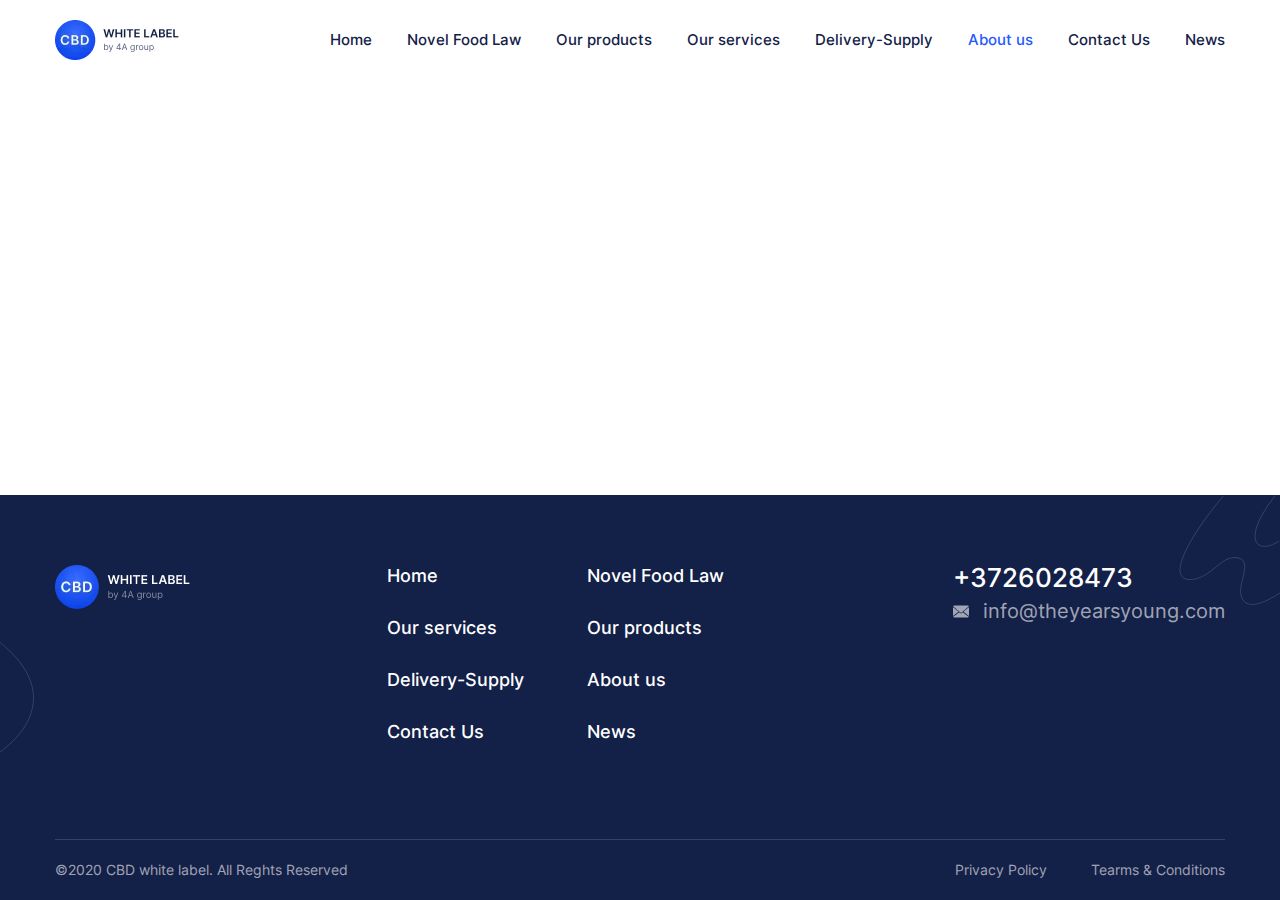
<file: aboutUs.html>
<!DOCTYPE html><html lang="ru"> <head>	<title>CBD</title>	<meta charset="UTF-8">	<meta name="format-detection" content="telephone=no">	<link rel="stylesheet" href="css/style.min.css?_v=20211124114106">	<link rel="shortcut icon" href="favicon.ico">	<!-- <meta name="robots" content="noindex, nofollow"> -->	<!-- <meta name="viewport" content="width=device-width, initial-scale=1.0, maximum-scale=1.0, user-scalable=0"> -->	<meta name="viewport" content="width=device-width, initial-scale=1.0"></head><body>	<div class="wrapper">		<header class="header">	<div class="header__container _container">		<div class="header__logo">			<picture><source srcset="img/header/header_logo.webp" type="image/webp"><img src="img/header/header_logo.png?_v=1637736066491" alt=""></picture>		</div>		<div class="header__menu menu">			<button type="button" class="menu__icon icon-menu">				<span></span>				<span></span>				<span></span>			</button>			<nav class="menu__body">				<ul class="menu__list">					<li class="menu__item"><a href="index.html" class="menu__link">Home</a></li>					<li class="menu__item"><a href="nowelFoodLaw.html" class="menu__link">Novel Food Law</a></li>					<li class="menu__item"><a href="ourProducts.html" class="menu__link">Our products</a></li>					<li class="menu__item"><a href="ourServices.html" class="menu__link">Our services</a></li>					<li class="menu__item"><a href="delivery-supply.html" class="menu__link">Delivery-Supply</a></li>					<li class="menu__item"><a href="aboutUs.html" class="menu__link">About us</a></li>					<li class="menu__item"><a href="contactUs.html" class="menu__link">Contact Us</a></li>					<li class="menu__item"><a href="news.html" class="menu__link">News</a></li>				</ul>			</nav>		</div>	</div></header>		<main class="page">		</main>		<footer class="footer">	<div class="footer__background">		<div class="footer__background-imageLeft"><picture><source srcset="img/footer/Vector1.svg" type="image/webp"><img src="img/footer/Vector1.svg?_v=1637736066491" alt=""></picture></div>		<div class="footer__background-image-right"><picture><source srcset="img/footer/Vector2.svg" type="image/webp"><img src="img/footer/Vector2.svg?_v=1637736066491" alt=""></picture></div>	</div>	<div class="footer__container _container">		<div class="footer__top">			<div class="footer__label">				<picture><source srcset="img/footer/footer-logo.webp" type="image/webp"><img src="img/footer/footer-logo.png?_v=1637736066491" alt=""></picture>			</div>			<div class="footer__menu-container">				<ul class="footer__menu">					<li><a href="">Home</a></li>					<li><a href="">Novel Food Law</a></li>					<li><a href="">Our services</a></li>					<li><a href="">Our products</a></li>					<li><a href="">Delivery-Supply</a></li>					<li><a href="">About us</a></li>					<li><a href="">Contact Us</a></li>					<li><a href="">News</a></li>				</ul>			</div>			<div class="footer__contact">				<a href="tel:+3726028473">+3726028473</a>				<a href="mailto:info@theyearsyoung.com">info@theyearsyoung.com</a>			</div>		</div>		<div class="footer__bottom">			<div class="footer__bottom-left">				©2020 CBD white label. All Reghts Reserved			</div>			<div class="footer__bottom-right">				<span>Privacy Policy</span>				<span>Tearms & Conditions</span>			</div>		</div>	</div></footer>	</div>	<div class="popup popup_callback">	<div class="popup__content">		<div class="popup__body popap-callback__body">			<div class="form">				<form action="#" id="form" class="popap-callback__container form__body">					<h1 class="popap-callback__title form__title">Still have questions?</h1>					<div class="popap-callback__text">Request a call back and we will contact you!</div>					<div class="popup-callback__name-container form__item">						<input id="" type="text" name="form[]" data-error="Error" data-value="" class="input _req popup-callback__name"							placeholder="Enter your name">					</div>					<div class="popup-callback__phone-container form__item">						<input id="" type="tel" name="form[]" data-error="Error" data-value="" class="popup-callback__phone input _phone _req"							placeholder="Your phone number">					</div>					<button type="submit" class="popap-callback__button form__btn"><a href="">submit</a></button>					<div class="popap-callback__bottom">It is totally frer</div>					<div class="popup__close popap-callback__close"></div>				</form>			</div>		</div>		<div class="popup popup_message">			<div class="popup__content popap-message__content">				<div class="popup__body popap-message__body">					<div class="popap-message__title">Data sent successfully!</div>					<div class="popap-message__text">We will contact you shortly</div>					<div class="popup__close popap-message__close">ok</div>				</div>			</div>		</div>		<div class="popup popup_video">			<div class="popup__content">				<div class="popup__body">					<div class="popup__close popup__close_video"></div>					<div class="popup__video _video"></div>				</div>			</div>		</div>	<!-- Swiper --><!-- <script src="https://unpkg.com/swiper/swiper-bundle.min.js"></script> --><script src="js/vendors.min.js?_v=20211124114106"></script><script src="js/app.min.js?_v=20211124114106"></script></body></html>
</file>
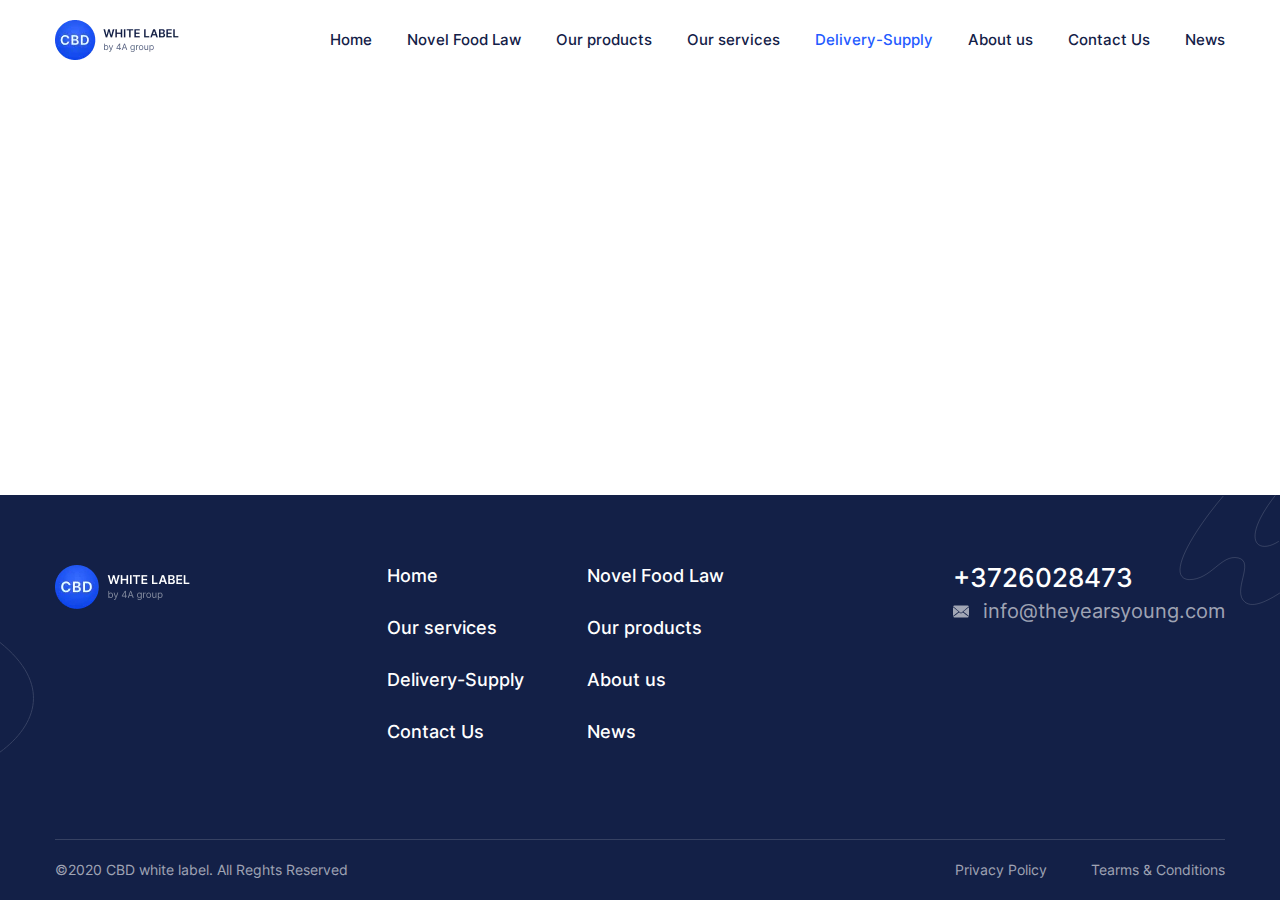
<file: delivery-supply.html>
<!DOCTYPE html><html lang="ru"> <head>	<title>CBD</title>	<meta charset="UTF-8">	<meta name="format-detection" content="telephone=no">	<link rel="stylesheet" href="css/style.min.css?_v=20211124114106">	<link rel="shortcut icon" href="favicon.ico">	<!-- <meta name="robots" content="noindex, nofollow"> -->	<!-- <meta name="viewport" content="width=device-width, initial-scale=1.0, maximum-scale=1.0, user-scalable=0"> -->	<meta name="viewport" content="width=device-width, initial-scale=1.0"></head><body>	<div class="wrapper">		<header class="header">	<div class="header__container _container">		<div class="header__logo">			<picture><source srcset="img/header/header_logo.webp" type="image/webp"><img src="img/header/header_logo.png?_v=1637736066491" alt=""></picture>		</div>		<div class="header__menu menu">			<button type="button" class="menu__icon icon-menu">				<span></span>				<span></span>				<span></span>			</button>			<nav class="menu__body">				<ul class="menu__list">					<li class="menu__item"><a href="index.html" class="menu__link">Home</a></li>					<li class="menu__item"><a href="nowelFoodLaw.html" class="menu__link">Novel Food Law</a></li>					<li class="menu__item"><a href="ourProducts.html" class="menu__link">Our products</a></li>					<li class="menu__item"><a href="ourServices.html" class="menu__link">Our services</a></li>					<li class="menu__item"><a href="delivery-supply.html" class="menu__link">Delivery-Supply</a></li>					<li class="menu__item"><a href="aboutUs.html" class="menu__link">About us</a></li>					<li class="menu__item"><a href="contactUs.html" class="menu__link">Contact Us</a></li>					<li class="menu__item"><a href="news.html" class="menu__link">News</a></li>				</ul>			</nav>		</div>	</div></header>		<main class="page">			<sector class="delivery-supply">				<div class="delivery-supply__container">					<div class="delivery-supply__content">											</div>					<div class="delivery-supply__image"></div>				</div>			</sector>		</main>		<footer class="footer">	<div class="footer__background">		<div class="footer__background-imageLeft"><picture><source srcset="img/footer/Vector1.svg" type="image/webp"><img src="img/footer/Vector1.svg?_v=1637736066491" alt=""></picture></div>		<div class="footer__background-image-right"><picture><source srcset="img/footer/Vector2.svg" type="image/webp"><img src="img/footer/Vector2.svg?_v=1637736066491" alt=""></picture></div>	</div>	<div class="footer__container _container">		<div class="footer__top">			<div class="footer__label">				<picture><source srcset="img/footer/footer-logo.webp" type="image/webp"><img src="img/footer/footer-logo.png?_v=1637736066491" alt=""></picture>			</div>			<div class="footer__menu-container">				<ul class="footer__menu">					<li><a href="">Home</a></li>					<li><a href="">Novel Food Law</a></li>					<li><a href="">Our services</a></li>					<li><a href="">Our products</a></li>					<li><a href="">Delivery-Supply</a></li>					<li><a href="">About us</a></li>					<li><a href="">Contact Us</a></li>					<li><a href="">News</a></li>				</ul>			</div>			<div class="footer__contact">				<a href="tel:+3726028473">+3726028473</a>				<a href="mailto:info@theyearsyoung.com">info@theyearsyoung.com</a>			</div>		</div>		<div class="footer__bottom">			<div class="footer__bottom-left">				©2020 CBD white label. All Reghts Reserved			</div>			<div class="footer__bottom-right">				<span>Privacy Policy</span>				<span>Tearms & Conditions</span>			</div>		</div>	</div></footer>	</div>	<div class="popup popup_callback">	<div class="popup__content">		<div class="popup__body popap-callback__body">			<div class="form">				<form action="#" id="form" class="popap-callback__container form__body">					<h1 class="popap-callback__title form__title">Still have questions?</h1>					<div class="popap-callback__text">Request a call back and we will contact you!</div>					<div class="popup-callback__name-container form__item">						<input id="" type="text" name="form[]" data-error="Error" data-value="" class="input _req popup-callback__name"							placeholder="Enter your name">					</div>					<div class="popup-callback__phone-container form__item">						<input id="" type="tel" name="form[]" data-error="Error" data-value="" class="popup-callback__phone input _phone _req"							placeholder="Your phone number">					</div>					<button type="submit" class="popap-callback__button form__btn"><a href="">submit</a></button>					<div class="popap-callback__bottom">It is totally frer</div>					<div class="popup__close popap-callback__close"></div>				</form>			</div>		</div>		<div class="popup popup_message">			<div class="popup__content popap-message__content">				<div class="popup__body popap-message__body">					<div class="popap-message__title">Data sent successfully!</div>					<div class="popap-message__text">We will contact you shortly</div>					<div class="popup__close popap-message__close">ok</div>				</div>			</div>		</div>		<div class="popup popup_video">			<div class="popup__content">				<div class="popup__body">					<div class="popup__close popup__close_video"></div>					<div class="popup__video _video"></div>				</div>			</div>		</div>	<!-- Swiper --><!-- <script src="https://unpkg.com/swiper/swiper-bundle.min.js"></script> --><script src="js/vendors.min.js?_v=20211124114106"></script><script src="js/app.min.js?_v=20211124114106"></script></body></html>
</file>
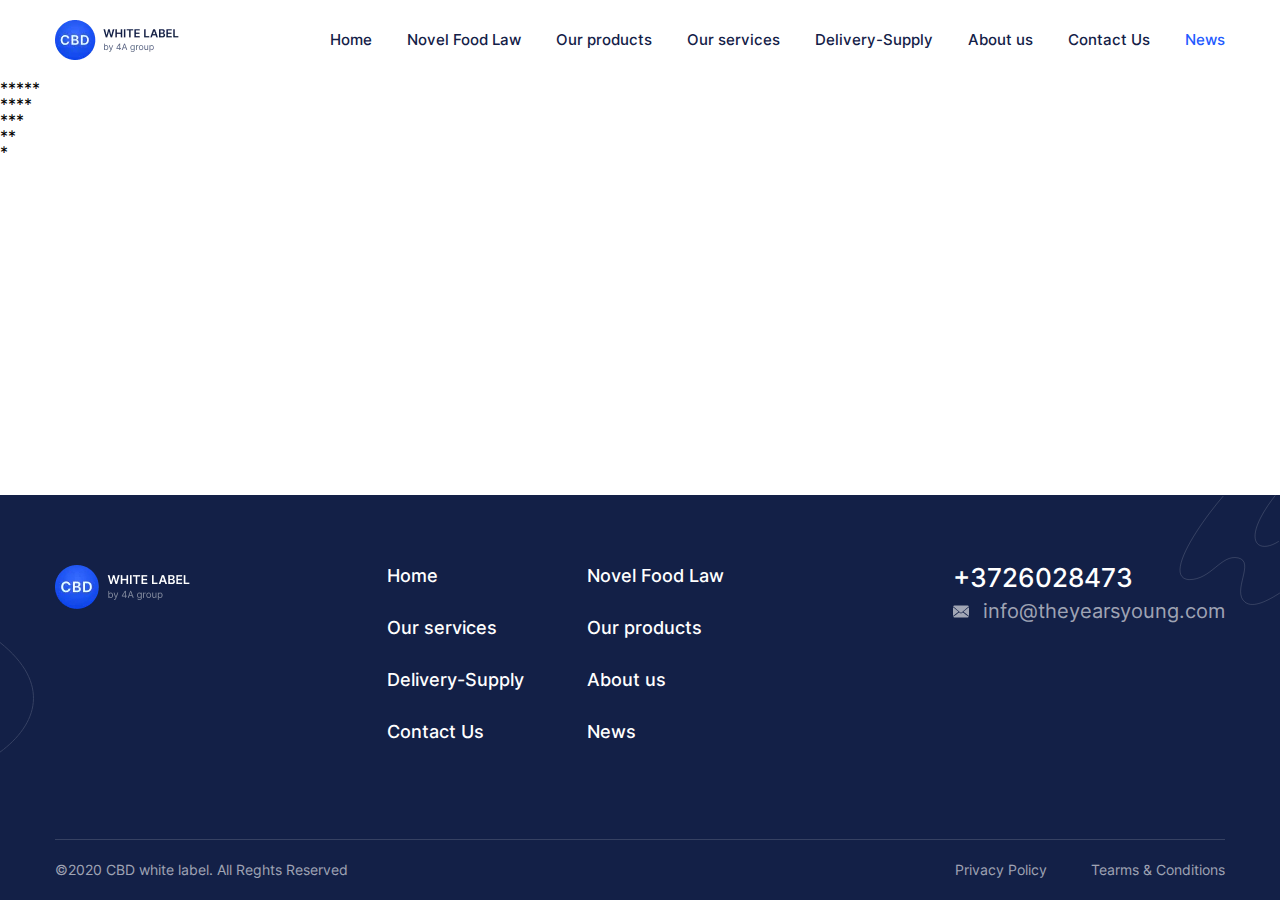
<file: news.html>
<!DOCTYPE html><html lang="ru"> <head>	<title>CBD</title>	<meta charset="UTF-8">	<meta name="format-detection" content="telephone=no">	<link rel="stylesheet" href="css/style.min.css?_v=20211124114106">	<link rel="shortcut icon" href="favicon.ico">	<!-- <meta name="robots" content="noindex, nofollow"> -->	<!-- <meta name="viewport" content="width=device-width, initial-scale=1.0, maximum-scale=1.0, user-scalable=0"> -->	<meta name="viewport" content="width=device-width, initial-scale=1.0"></head><body>	<div class="wrapper">		<header class="header">	<div class="header__container _container">		<div class="header__logo">			<picture><source srcset="img/header/header_logo.webp" type="image/webp"><img src="img/header/header_logo.png?_v=1637736066491" alt=""></picture>		</div>		<div class="header__menu menu">			<button type="button" class="menu__icon icon-menu">				<span></span>				<span></span>				<span></span>			</button>			<nav class="menu__body">				<ul class="menu__list">					<li class="menu__item"><a href="index.html" class="menu__link">Home</a></li>					<li class="menu__item"><a href="nowelFoodLaw.html" class="menu__link">Novel Food Law</a></li>					<li class="menu__item"><a href="ourProducts.html" class="menu__link">Our products</a></li>					<li class="menu__item"><a href="ourServices.html" class="menu__link">Our services</a></li>					<li class="menu__item"><a href="delivery-supply.html" class="menu__link">Delivery-Supply</a></li>					<li class="menu__item"><a href="aboutUs.html" class="menu__link">About us</a></li>					<li class="menu__item"><a href="contactUs.html" class="menu__link">Contact Us</a></li>					<li class="menu__item"><a href="news.html" class="menu__link">News</a></li>				</ul>			</nav>		</div>	</div></header>		<main class="page">			<span class="out1"></span>		</main>		<footer class="footer">	<div class="footer__background">		<div class="footer__background-imageLeft"><picture><source srcset="img/footer/Vector1.svg" type="image/webp"><img src="img/footer/Vector1.svg?_v=1637736066491" alt=""></picture></div>		<div class="footer__background-image-right"><picture><source srcset="img/footer/Vector2.svg" type="image/webp"><img src="img/footer/Vector2.svg?_v=1637736066491" alt=""></picture></div>	</div>	<div class="footer__container _container">		<div class="footer__top">			<div class="footer__label">				<picture><source srcset="img/footer/footer-logo.webp" type="image/webp"><img src="img/footer/footer-logo.png?_v=1637736066491" alt=""></picture>			</div>			<div class="footer__menu-container">				<ul class="footer__menu">					<li><a href="">Home</a></li>					<li><a href="">Novel Food Law</a></li>					<li><a href="">Our services</a></li>					<li><a href="">Our products</a></li>					<li><a href="">Delivery-Supply</a></li>					<li><a href="">About us</a></li>					<li><a href="">Contact Us</a></li>					<li><a href="">News</a></li>				</ul>			</div>			<div class="footer__contact">				<a href="tel:+3726028473">+3726028473</a>				<a href="mailto:info@theyearsyoung.com">info@theyearsyoung.com</a>			</div>		</div>		<div class="footer__bottom">			<div class="footer__bottom-left">				©2020 CBD white label. All Reghts Reserved			</div>			<div class="footer__bottom-right">				<span>Privacy Policy</span>				<span>Tearms & Conditions</span>			</div>		</div>	</div></footer>	</div>	<div class="popup popup_callback">	<div class="popup__content">		<div class="popup__body popap-callback__body">			<div class="form">				<form action="#" id="form" class="popap-callback__container form__body">					<h1 class="popap-callback__title form__title">Still have questions?</h1>					<div class="popap-callback__text">Request a call back and we will contact you!</div>					<div class="popup-callback__name-container form__item">						<input id="" type="text" name="form[]" data-error="Error" data-value="" class="input _req popup-callback__name"							placeholder="Enter your name">					</div>					<div class="popup-callback__phone-container form__item">						<input id="" type="tel" name="form[]" data-error="Error" data-value="" class="popup-callback__phone input _phone _req"							placeholder="Your phone number">					</div>					<button type="submit" class="popap-callback__button form__btn"><a href="">submit</a></button>					<div class="popap-callback__bottom">It is totally frer</div>					<div class="popup__close popap-callback__close"></div>				</form>			</div>		</div>		<div class="popup popup_message">			<div class="popup__content popap-message__content">				<div class="popup__body popap-message__body">					<div class="popap-message__title">Data sent successfully!</div>					<div class="popap-message__text">We will contact you shortly</div>					<div class="popup__close popap-message__close">ok</div>				</div>			</div>		</div>		<div class="popup popup_video">			<div class="popup__content">				<div class="popup__body">					<div class="popup__close popup__close_video"></div>					<div class="popup__video _video"></div>				</div>			</div>		</div>	<!-- Swiper --><!-- <script src="https://unpkg.com/swiper/swiper-bundle.min.js"></script> --><script src="js/vendors.min.js?_v=20211124114106"></script><script src="js/app.min.js?_v=20211124114106"></script></body></html>
</file>
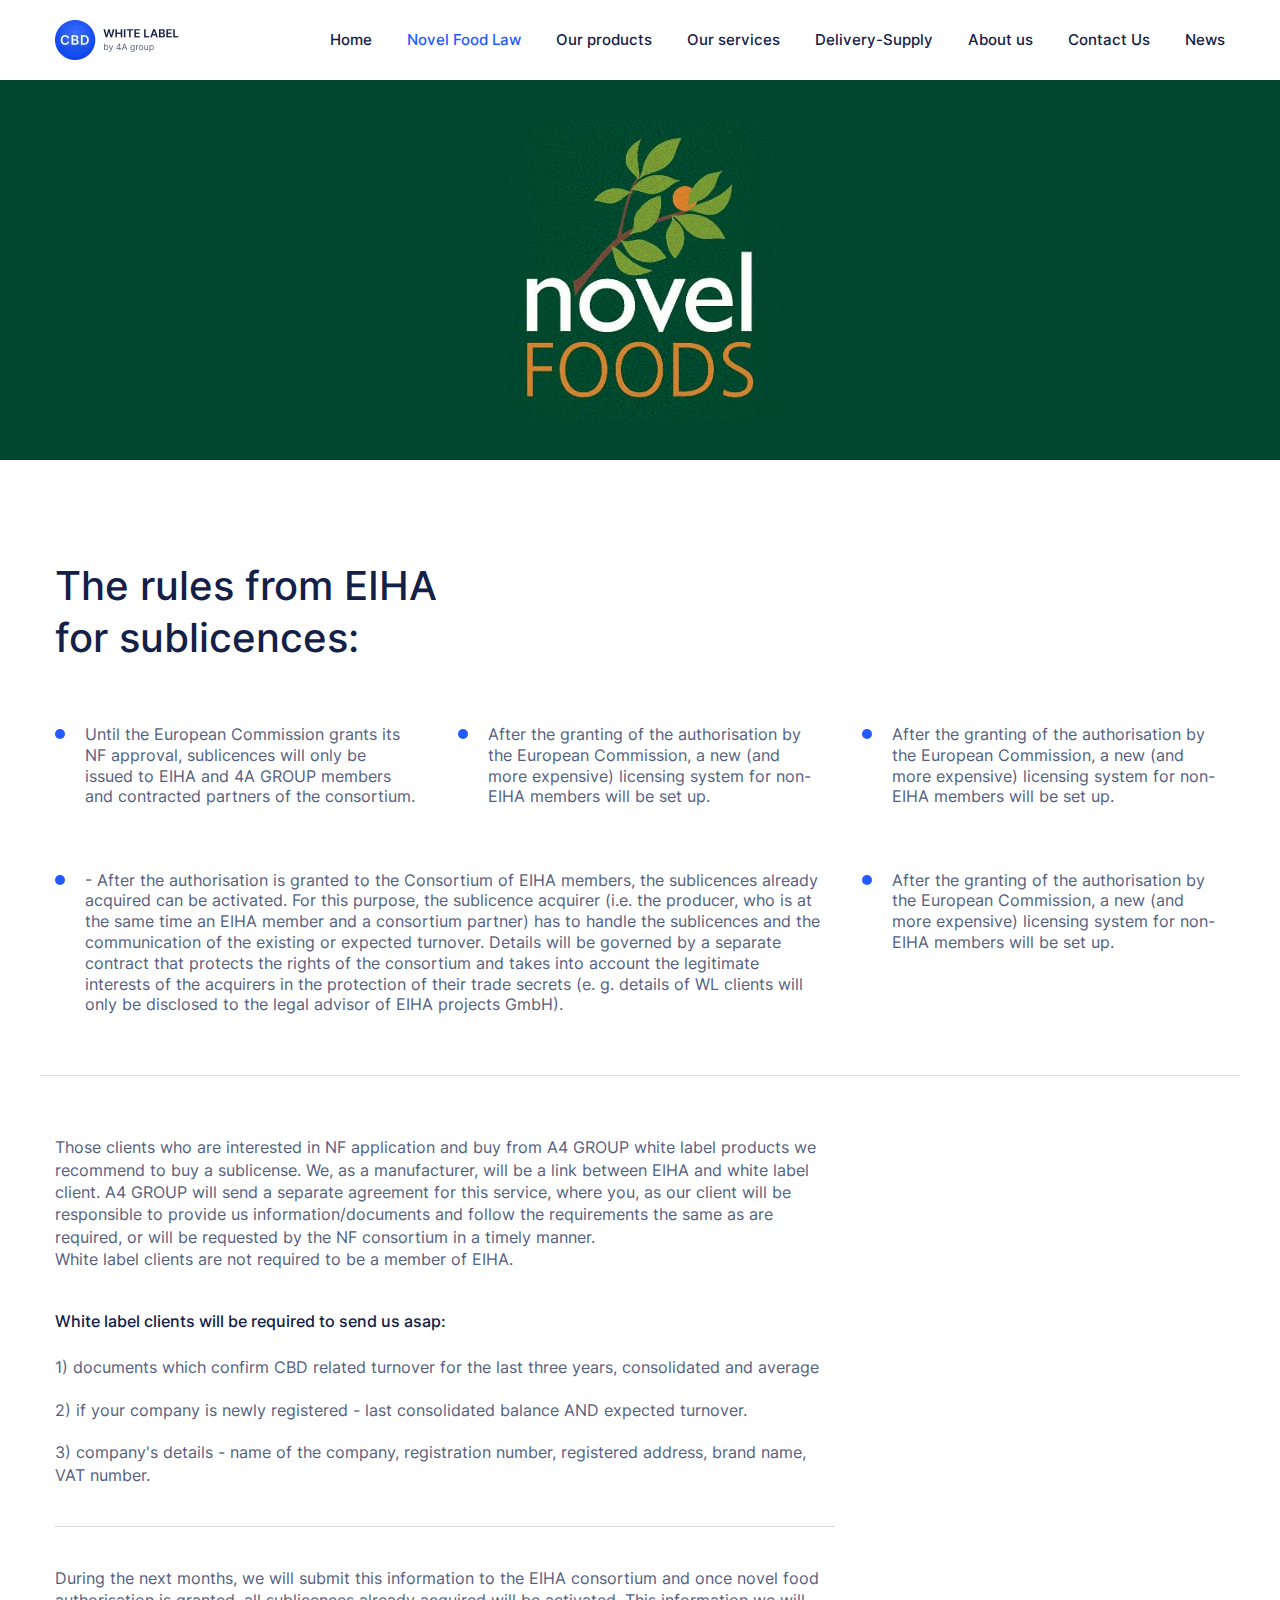
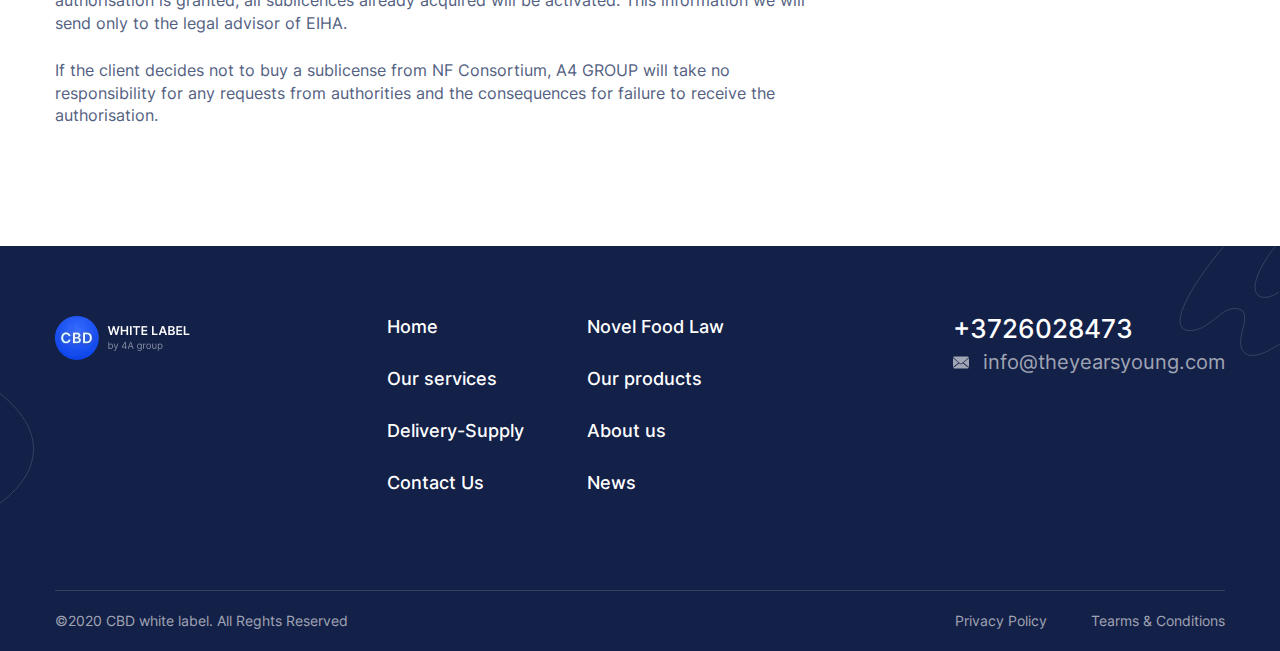
<file: nowelFoodLaw.html>
<!DOCTYPE html><html lang="ru"> <head>	<title>CBD</title>	<meta charset="UTF-8">	<meta name="format-detection" content="telephone=no">	<link rel="stylesheet" href="css/style.min.css?_v=20211124114106">	<link rel="shortcut icon" href="favicon.ico">	<!-- <meta name="robots" content="noindex, nofollow"> -->	<!-- <meta name="viewport" content="width=device-width, initial-scale=1.0, maximum-scale=1.0, user-scalable=0"> -->	<meta name="viewport" content="width=device-width, initial-scale=1.0"></head><body>	<div class="wrapper">		<section class="page__top-novel">			<header class="header">	<div class="header__container _container">		<div class="header__logo">			<picture><source srcset="img/header/header_logo.webp" type="image/webp"><img src="img/header/header_logo.png?_v=1637736066491" alt=""></picture>		</div>		<div class="header__menu menu">			<button type="button" class="menu__icon icon-menu">				<span></span>				<span></span>				<span></span>			</button>			<nav class="menu__body">				<ul class="menu__list">					<li class="menu__item"><a href="index.html" class="menu__link">Home</a></li>					<li class="menu__item"><a href="nowelFoodLaw.html" class="menu__link">Novel Food Law</a></li>					<li class="menu__item"><a href="ourProducts.html" class="menu__link">Our products</a></li>					<li class="menu__item"><a href="ourServices.html" class="menu__link">Our services</a></li>					<li class="menu__item"><a href="delivery-supply.html" class="menu__link">Delivery-Supply</a></li>					<li class="menu__item"><a href="aboutUs.html" class="menu__link">About us</a></li>					<li class="menu__item"><a href="contactUs.html" class="menu__link">Contact Us</a></li>					<li class="menu__item"><a href="news.html" class="menu__link">News</a></li>				</ul>			</nav>		</div>	</div></header>			<div class="page__novel-top novel-top">				<div class="novel-top__background">					<div class="novel-top__background-image">						<svg width="279" height="300" viewBox="0 0 279 300" fill="none" xmlns="http://www.w3.org/2000/svg"							xmlns:xlink="http://www.w3.org/1999/xlink">							<rect width="279" height="300" fill="url(#pattern0)" />							<defs>								<pattern id="pattern0" patternContentUnits="objectBoundingBox" width="1" height="1">									<use xlink:href="#image0" transform="scale(0.00358423 0.00333333)" />								</pattern>								<image id="image0" width="279" height="300"									xlink:href="[data-uri]" />							</defs>						</svg>					</div>				</div>			</div>		</section>		<main class="page">			<section class="page__novelFood-laws novelFood-laws _container">				<div class="novelFood-laws__title">					<h2>The rules from EIHA for sublicences:</h2>				</div>				<div class="novelFood-laws__content">					<ul class="novelFood-laws__container">						<li class="novelFood-laws__card">Until the European Commission grants its NF approval, sublicences							will only be issued to EIHA and 4A GROUP members and contracted partners of the consortium.</li>						<li class="novelFood-laws__card">After the granting of the authorisation by the European Commission, a							new (and more expensive) licensing system for non-EIHA members will be set up.</li>						<li class="novelFood-laws__card">After the granting of the authorisation by the European Commission, a							new (and more expensive) licensing system for non-EIHA members will be set up.</li>						<li class="novelFood-laws__card">After the granting of the authorisation by the European Commission, a							new (and more expensive) licensing system for non-EIHA members will be set up.</li>						<li class="novelFood-laws__card">- After the authorisation is granted to the Consortium of EIHA							members, the sublicences already acquired can be activated. For this purpose, the sublicence							acquirer (i.e. the producer, who is at the same time an EIHA member and a consortium partner) has							to handle the sublicences and the communication of the existing or expected turnover. Details will							be governed by a separate contract that protects the rights of the consortium and takes into							account the legitimate interests of the acquirers in the protection of their trade secrets (e. g.							details of WL clients will only be disclosed to the legal advisor of EIHA projects GmbH).</li>					</ul>				</div>			</section>			<section class="page__novelFood-info novelFood-info _container">				<div class="novelFood-info__container">					<div class="novelFood-info__top">						<div class="novelFood-info__top-text">							Those clients who are interested in NF application and buy from A4 GROUP white label products we							recommend to buy a sublicense. We, as a manufacturer, will be a link between EIHA and white label							client. A4 GROUP will send a separate agreement for this service, where you, as our client will be							responsible to provide us information/documents and follow the requirements the same as are							required,							or will be requested by the NF consortium in a timely manner.<br> White label clients are not							required to							be a member of EIHA.						</div>						<div class="novelFood-info__list">							<div class="novelFood-info__list-title">White label clients will be required to send us asap:</div>							<ul>								<li>1) documents which confirm CBD related turnover for the last three years, consolidated and									average </li>								<li>2) if your company is newly registered - last consolidated balance AND expected turnover.								</li>								<li>3) company's details - name of the company, registration number, registered address, brand									name, VAT number.</li>							</ul>						</div>					</div>					<div class="novelFood-info__bottom">						<p>During the next months, we will submit this information to the EIHA consortium and once novel food							authorisation is granted, all sublicences already acquired will be activated. This information we							will send only to the legal advisor of EIHA.</p>						<p>If the client decides not to buy a sublicense from NF Consortium, A4 GROUP will take no							responsibility for any requests from authorities and the consequences for failure to receive the							authorisation.</p>					</div>				</div>			</section>		</main>		<footer class="footer">	<div class="footer__background">		<div class="footer__background-imageLeft"><picture><source srcset="img/footer/Vector1.svg" type="image/webp"><img src="img/footer/Vector1.svg?_v=1637736066491" alt=""></picture></div>		<div class="footer__background-image-right"><picture><source srcset="img/footer/Vector2.svg" type="image/webp"><img src="img/footer/Vector2.svg?_v=1637736066491" alt=""></picture></div>	</div>	<div class="footer__container _container">		<div class="footer__top">			<div class="footer__label">				<picture><source srcset="img/footer/footer-logo.webp" type="image/webp"><img src="img/footer/footer-logo.png?_v=1637736066491" alt=""></picture>			</div>			<div class="footer__menu-container">				<ul class="footer__menu">					<li><a href="">Home</a></li>					<li><a href="">Novel Food Law</a></li>					<li><a href="">Our services</a></li>					<li><a href="">Our products</a></li>					<li><a href="">Delivery-Supply</a></li>					<li><a href="">About us</a></li>					<li><a href="">Contact Us</a></li>					<li><a href="">News</a></li>				</ul>			</div>			<div class="footer__contact">				<a href="tel:+3726028473">+3726028473</a>				<a href="mailto:info@theyearsyoung.com">info@theyearsyoung.com</a>			</div>		</div>		<div class="footer__bottom">			<div class="footer__bottom-left">				©2020 CBD white label. All Reghts Reserved			</div>			<div class="footer__bottom-right">				<span>Privacy Policy</span>				<span>Tearms & Conditions</span>			</div>		</div>	</div></footer>	</div>	<div class="popup popup_callback">	<div class="popup__content">		<div class="popup__body popap-callback__body">			<div class="form">				<form action="#" id="form" class="popap-callback__container form__body">					<h1 class="popap-callback__title form__title">Still have questions?</h1>					<div class="popap-callback__text">Request a call back and we will contact you!</div>					<div class="popup-callback__name-container form__item">						<input id="" type="text" name="form[]" data-error="Error" data-value="" class="input _req popup-callback__name"							placeholder="Enter your name">					</div>					<div class="popup-callback__phone-container form__item">						<input id="" type="tel" name="form[]" data-error="Error" data-value="" class="popup-callback__phone input _phone _req"							placeholder="Your phone number">					</div>					<button type="submit" class="popap-callback__button form__btn"><a href="">submit</a></button>					<div class="popap-callback__bottom">It is totally frer</div>					<div class="popup__close popap-callback__close"></div>				</form>			</div>		</div>		<div class="popup popup_message">			<div class="popup__content popap-message__content">				<div class="popup__body popap-message__body">					<div class="popap-message__title">Data sent successfully!</div>					<div class="popap-message__text">We will contact you shortly</div>					<div class="popup__close popap-message__close">ok</div>				</div>			</div>		</div>		<div class="popup popup_video">			<div class="popup__content">				<div class="popup__body">					<div class="popup__close popup__close_video"></div>					<div class="popup__video _video"></div>				</div>			</div>		</div>	<!-- Swiper --><!-- <script src="https://unpkg.com/swiper/swiper-bundle.min.js"></script> --><script src="js/vendors.min.js?_v=20211124114106"></script><script src="js/app.min.js?_v=20211124114106"></script></body></html>
</file>
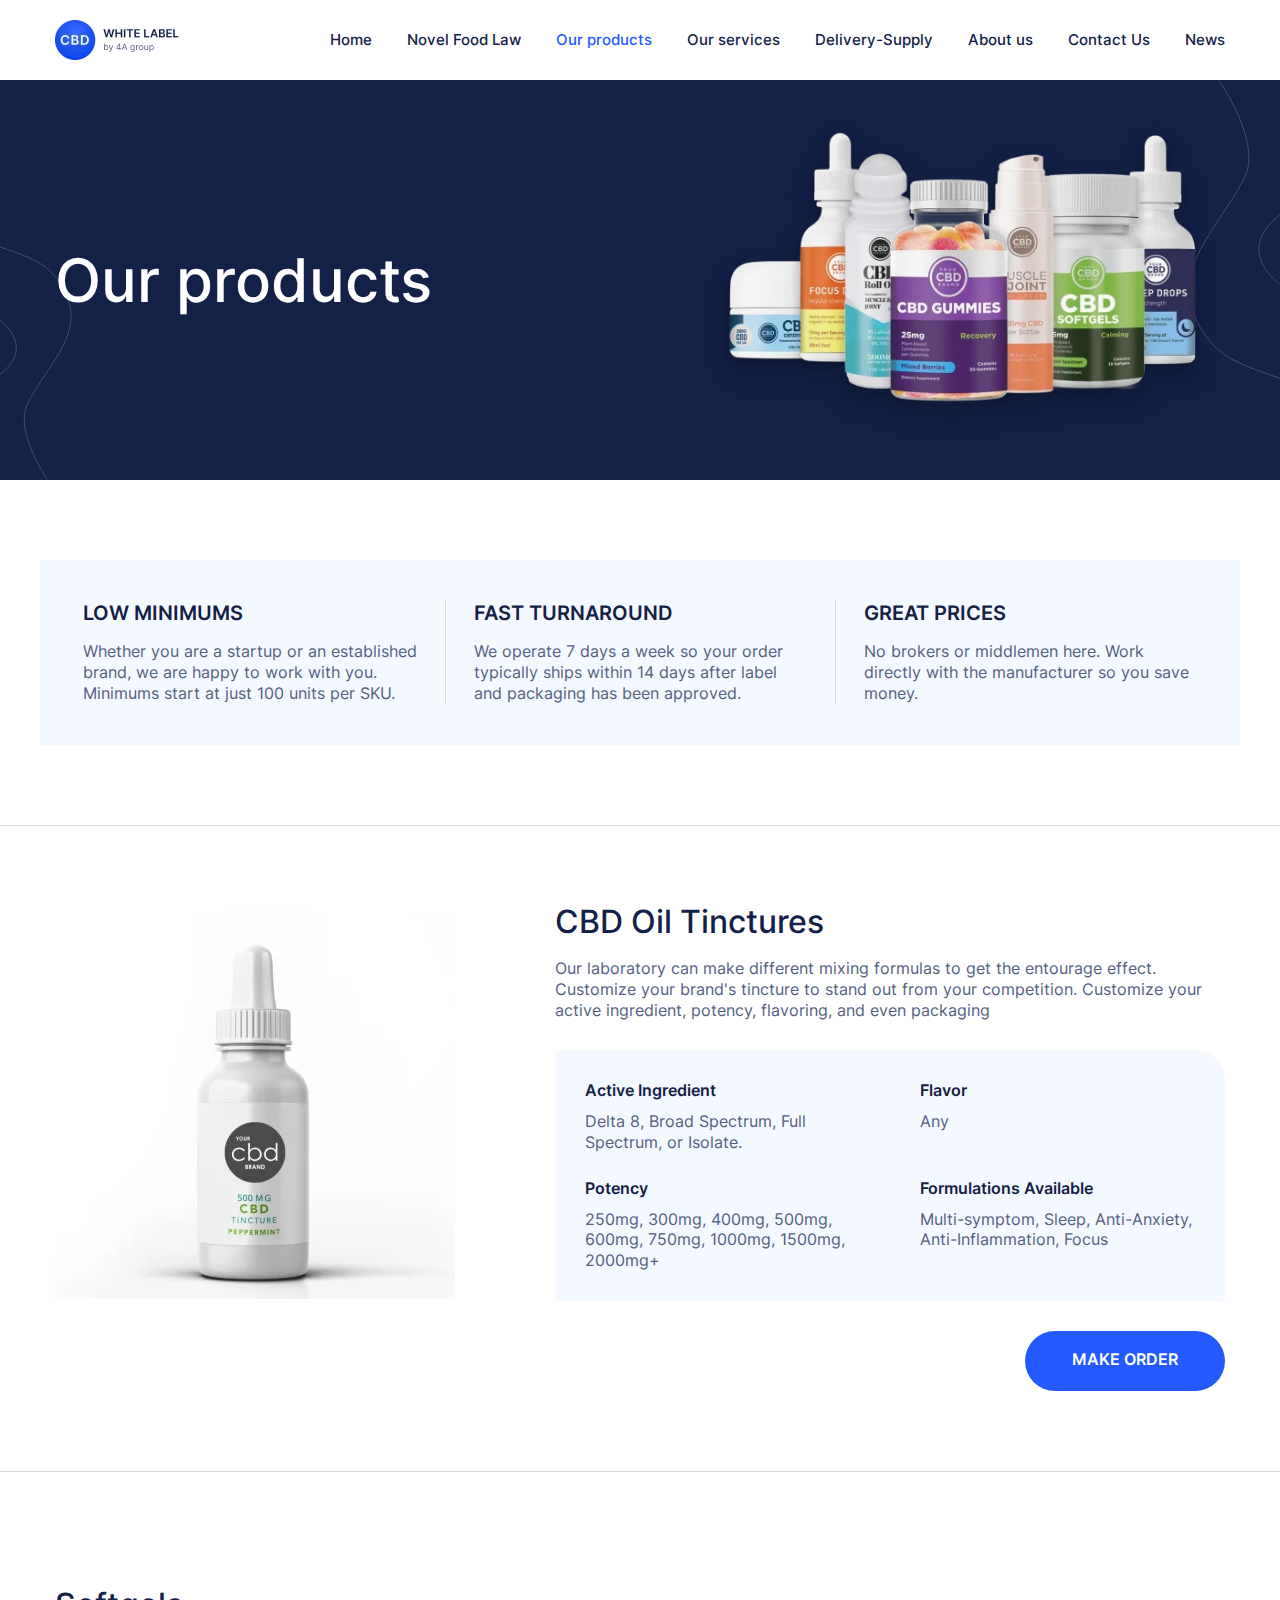
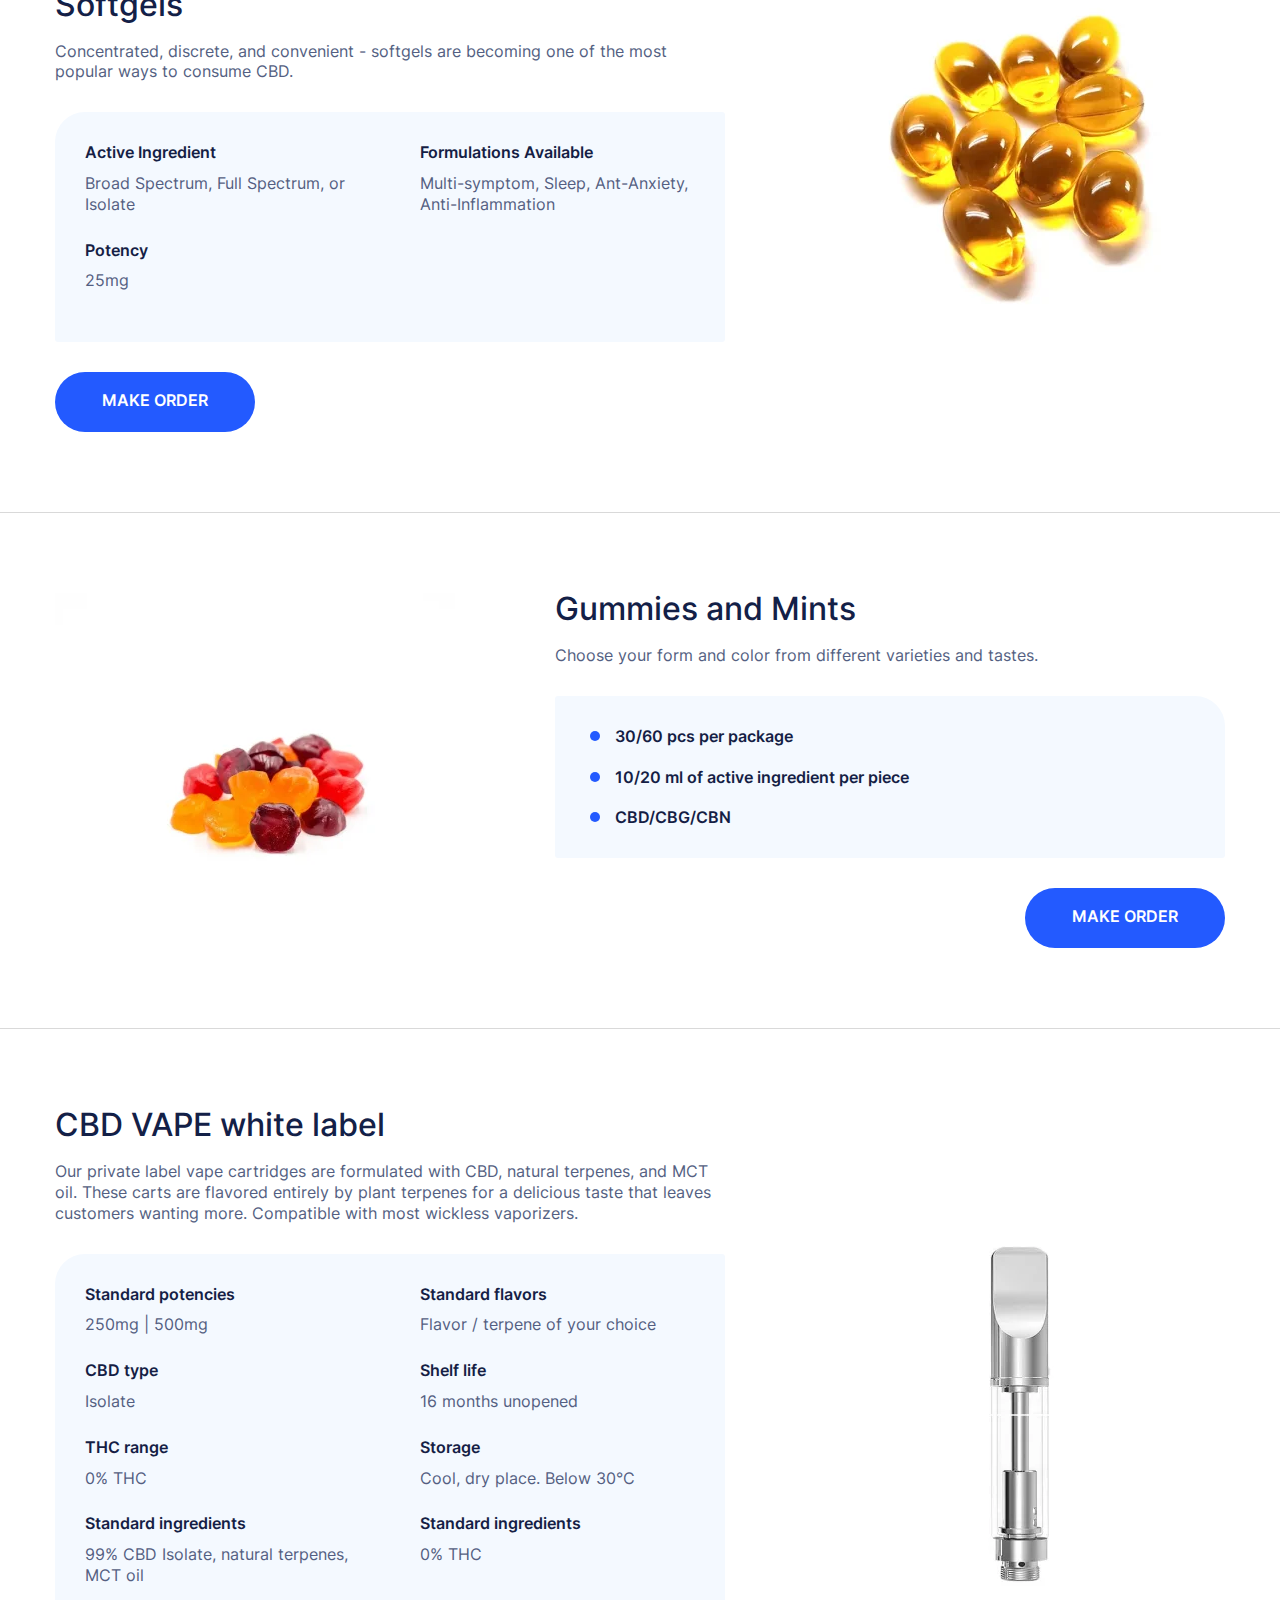
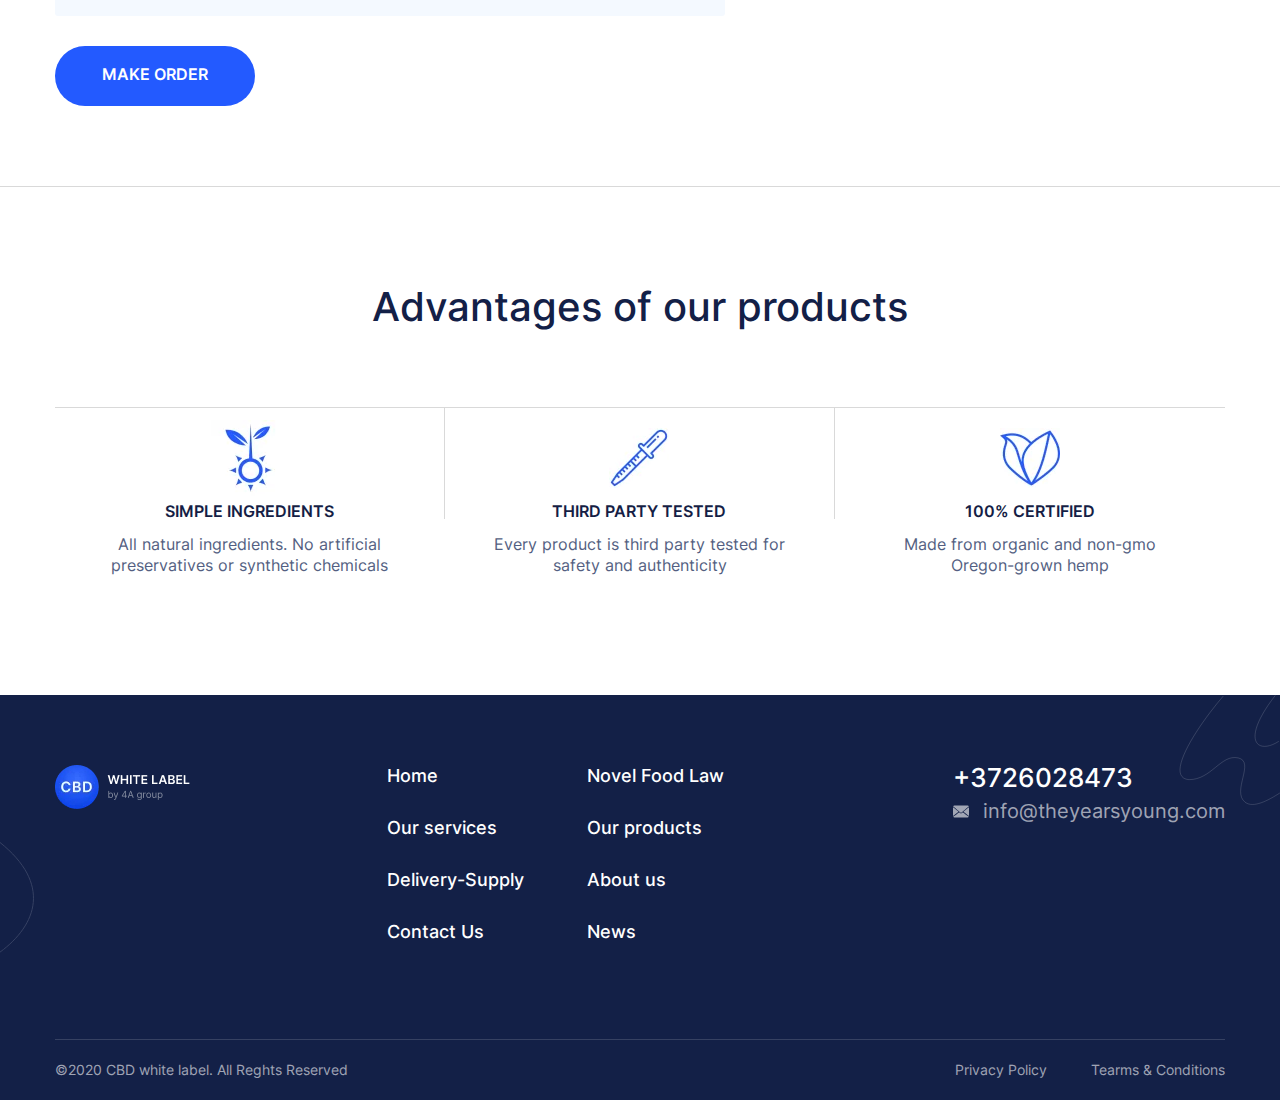
<file: ourProducts.html>
<!DOCTYPE html><html lang="ru"> <head>	<title>CBD</title>	<meta charset="UTF-8">	<meta name="format-detection" content="telephone=no">	<link rel="stylesheet" href="css/style.min.css?_v=20211124114106">	<link rel="shortcut icon" href="favicon.ico">	<!-- <meta name="robots" content="noindex, nofollow"> -->	<!-- <meta name="viewport" content="width=device-width, initial-scale=1.0, maximum-scale=1.0, user-scalable=0"> -->	<meta name="viewport" content="width=device-width, initial-scale=1.0"></head><body>	<div class="wrapper">		<header class="header">	<div class="header__container _container">		<div class="header__logo">			<picture><source srcset="img/header/header_logo.webp" type="image/webp"><img src="img/header/header_logo.png?_v=1637736066491" alt=""></picture>		</div>		<div class="header__menu menu">			<button type="button" class="menu__icon icon-menu">				<span></span>				<span></span>				<span></span>			</button>			<nav class="menu__body">				<ul class="menu__list">					<li class="menu__item"><a href="index.html" class="menu__link">Home</a></li>					<li class="menu__item"><a href="nowelFoodLaw.html" class="menu__link">Novel Food Law</a></li>					<li class="menu__item"><a href="ourProducts.html" class="menu__link">Our products</a></li>					<li class="menu__item"><a href="ourServices.html" class="menu__link">Our services</a></li>					<li class="menu__item"><a href="delivery-supply.html" class="menu__link">Delivery-Supply</a></li>					<li class="menu__item"><a href="aboutUs.html" class="menu__link">About us</a></li>					<li class="menu__item"><a href="contactUs.html" class="menu__link">Contact Us</a></li>					<li class="menu__item"><a href="news.html" class="menu__link">News</a></li>				</ul>			</nav>		</div>	</div></header>		<main class="page">			<section class="page__ourProducts-top ourProducts-top">				<div class="ourProducts-top__background">					<svg width="72" height="234" viewBox="0 0 72 234" fill="none" xmlns="http://www.w3.org/2000/svg">						<path							d="M47.2461 233.301C47.2461 233.301 13.9051 185.252 27.4477 158.145C47.2461 118.517 85.5208 87.7957 65.2446 46.5493C51.4554 18.4987 34.8383 13.0116 -5.45458e-05 1.00001"							stroke="white" stroke-opacity="0.2" />						<path d="M-9.18729e-05 128.538C18.3109 114.902 25.01 94.6751 -8.71442e-05 74.4482" stroke="white"							stroke-opacity="0.2" />					</svg>					<svg width="92" height="299" viewBox="0 0 92 299" fill="none" xmlns="http://www.w3.org/2000/svg">						<path							d="M31.4013 1C31.4013 1 74.0717 62.495 56.7396 97.1864C31.4014 147.903 -17.5833 187.221 8.36646 240.009C26.0142 275.908 47.2811 282.931 91.8678 298.303"							stroke="white" stroke-opacity="0.2" />						<path d="M91.8679 135.078C68.4331 152.53 59.8595 178.416 91.8679 204.303" stroke="white"							stroke-opacity="0.2" />					</svg>				</div>				<div class="ourProducts-top__container _container">					<h1>Our products</h1>					<div class="ourProducts-top__image _ibg">						<picture><source srcset="img/ourProducts/top/top-image.webp" type="image/webp"><img class="ourProducts-top__image-full" src="img/ourProducts/top/top-image.png?_v=1637736066491" alt=""></picture>						<picture><source srcset="img/ourProducts/top/top-image768.webp" type="image/webp"><img class="ourProducts-top__image-768" src="img/ourProducts/top/top-image768.png?_v=1637736066491" alt=""></picture>						<picture><source srcset="img/ourProducts/top/top-image320.webp" type="image/webp"><img class="ourProducts-top__image-320" src="img/ourProducts/top/top-image320.png?_v=1637736066491" alt=""></picture>					</div>				</div>			</section>			<section class="page__ourProducts-advantage ourProducts-advantage">				<div class="ourProducts-advantage__cards _container">					<div class="ourProducts-advantage__card">						<p class="ourProducts-advantage__card-title">LOW MINIMUMS</p>						<p class="ourProducts-advantage__card-text">Whether you are a startup or an established brand, we are							happy to work with you. Minimums start at just 100 units per SKU.</p>					</div>					<div class="ourProducts-advantage__card">						<p class="ourProducts-advantage__card-title">FAST TURNAROUND</p>						<p class="ourProducts-advantage__card-text">We operate 7 days a week so your order typically ships							within 14 days after label and packaging has been approved.</p>					</div>					<div class="ourProducts-advantage__card">						<p class="ourProducts-advantage__card-title">GREAT PRICES</p>						<p class="ourProducts-advantage__card-text">No brokers or middlemen here. Work directly with the							manufacturer so you save money.</p>					</div>				</div>			</section>			<section class="page__ourProducts-products ourProducts-products">				<div class="ourProducts-products__cards">					<div class="ourProducts-products__card">						<div class="ourProducts-products__card-container _container">							<div class="ourProducts-products__card-image ">								<picture><source srcset="img/ourProducts/products/oilTinctures.webp" type="image/webp"><img class="ourProducts-products__card-imageFull" src="img/ourProducts/products/oilTinctures.jpg?_v=1637736066491" alt=""></picture>								<picture><source srcset="img/ourProducts/products/oilTinctures320.webp" type="image/webp"><img class="ourProducts-products__card-image320" src="img/ourProducts/products/oilTinctures320.jpg?_v=1637736066491" alt=""></picture>							</div>							<div class="ourProducts-products__card-description">								<div class="ourProducts-products__card-title">CBD Oil Tinctures</div>								<div class="ourProducts-products__card-text">Our laboratory can make different mixing formulas									to									get the entourage effect. Customize your brand's tincture to stand out from your competition.									Customize your active ingredient, potency, flavoring, and even packaging</div>								<div class="ourProducts-products__card-info card-oilTinctures">									<div class="card-oilTinctures__description">										<div class="card-oilTinctures__description-title">Active Ingredient</div>										<div class="card-oilTinctures__description-text">Delta 8, Broad Spectrum, Full Spectrum,											or											Isolate.</div>									</div>									<div class="card-oilTinctures__description">										<div class="card-oilTinctures__description-title">Flavor</div>										<div class="card-oilTinctures__description-text">Any</div>									</div>									<div class="card-oilTinctures__description">										<div class="card-oilTinctures__description-title">Potency</div>										<div class="card-oilTinctures__description-text">250mg, 300mg, 400mg, 500mg, 600mg, 750mg,											1000mg, 1500mg, 2000mg+</div>									</div>									<div class="card-oilTinctures__description">										<div class="card-oilTinctures__description-title">Formulations Available</div>										<div class="card-oilTinctures__description-text">Multi-symptom, Sleep, Anti-Anxiety,											Anti-Inflammation, Focus</div>									</div>								</div>							</div>						</div>						<div class="ourProducts-products__card-button _container"><a href="">make order</a></div>					</div>					<div class="ourProducts-products__card rewers">						<div class="ourProducts-products__card-container _container">							<div class="ourProducts-products__card-image">								<picture><source srcset="img/ourProducts/products/softgels.webp" type="image/webp"><img class="ourProducts-products__card-imageFull" src="img/ourProducts/products/softgels.jpg?_v=1637736066491" alt=""></picture>								<picture><source srcset="img/ourProducts/products/softgels320.webp" type="image/webp"><img class="ourProducts-products__card-image320" src="img/ourProducts/products/softgels320.jpg?_v=1637736066491" alt=""></picture>							</div>							<div class="ourProducts-products__card-description">								<div class="ourProducts-products__card-title">Softgels</div>								<div class="ourProducts-products__card-text">Concentrated, discrete, and convenient - softgels									are									becoming one of the most popular ways to consume CBD.</div>								<div class="ourProducts-products__card-info card-softgels">									<div class="card-softgels__description">										<div class="card-softgels__description-title">Active Ingredient</div>										<div class="card-softgels__description-text">Broad Spectrum, Full Spectrum, or Isolate										</div>									</div>									<div class="card-softgels__description">										<div class="card-softgels__description-title">Formulations Available</div>										<div class="card-softgels__description-text">Multi-symptom, Sleep, Ant-Anxiety,											Anti-Inflammation</div>									</div>									<div class="card-softgels__description">										<div class="card-softgels__description-title">Potency</div>										<div class="card-softgels__description-text">25mg</div>									</div>								</div>							</div>						</div>						<div class="ourProducts-products__card-button _container"><a href="">make order</a></div>					</div>					<div class="ourProducts-products__card">						<div class="ourProducts-products__card-container _container">							<div class="ourProducts-products__card-image rewers">								<picture><source srcset="img/ourProducts/products/gummies.webp" type="image/webp"><img class="ourProducts-products__card-imageFull" src="img/ourProducts/products/gummies.jpg?_v=1637736066491" alt=""></picture>								<picture><source srcset="img/ourProducts/products/gummies320.webp" type="image/webp"><img class="ourProducts-products__card-image320" src="img/ourProducts/products/gummies320.jpg?_v=1637736066491" alt=""></picture>							</div>							<div class="ourProducts-products__card-description">								<div class="ourProducts-products__card-title">Gummies and Mints</div>								<div class="ourProducts-products__card-text">Choose your form and color from different varieties									and tastes.</div>								<div class="ourProducts-products__card-info card-gummies">									<div class="card-gummies__description">										<div class="card-gummies__description-title">30/60 pcs per package</div>									</div>									<div class="card-gummies__description">										<div class="card-gummies__description-title">10/20 ml of active ingredient per piece</div>									</div>									<div class="card-gummies__description">										<div class="card-gummies__description-title">CBD/CBG/CBN</div>									</div>								</div>							</div>						</div>						<div class="ourProducts-products__card-button _container"><a href="">make order</a></div>					</div>					<div class="ourProducts-products__card rewers">						<div class="ourProducts-products__card-container _container ">							<div class="ourProducts-products__card-image">								<picture><source srcset="img/ourProducts/products/vape.webp" type="image/webp"><img class="ourProducts-products__card-imageFull" src="img/ourProducts/products/vape.jpg?_v=1637736066491" alt=""></picture>								<picture><source srcset="img/ourProducts/products/320.webp" type="image/webp"><img class="ourProducts-products__card-image320" src="img/ourProducts/products/320.jpg?_v=1637736066491" alt=""></picture>							</div>							<div class="ourProducts-products__card-description">								<div class="ourProducts-products__card-title">CBD VAPE white label</div>								<div class="ourProducts-products__card-text">Our private label vape cartridges are formulated									with									CBD, natural terpenes, and MCT oil. These carts are flavored entirely by plant terpenes for a									delicious taste that leaves customers wanting more. Compatible with most wickless vaporizers.								</div>								<div class="ourProducts-products__card-info card-vape">									<div class="card-vape__description">										<div class="card-vape__description-title">Standard potencies</div>										<div class="card-vape__description-text">250mg | 500mg</div>									</div>									<div class="card-vape__description">										<div class="card-vape__description-title">Standard flavors</div>										<div class="card-vape__description-text">Flavor / terpene of your choice</div>									</div>									<div class="card-vape__description">										<div class="card-vape__description-title">CBD type</div>										<div class="card-vape__description-text">Isolate</div>									</div>									<div class="card-vape__description">										<div class="card-vape__description-title">Shelf life</div>										<div class="card-vape__description-text">16 months unopened</div>									</div>									<div class="card-vape__description">										<div class="card-vape__description-title">THC range</div>										<div class="card-vape__description-text">0% THC</div>									</div>									<div class="card-vape__description">										<div class="card-vape__description-title">Storage</div>										<div class="card-vape__description-text">Cool, dry place. Below 30°C</div>									</div>									<div class="card-vape__description">										<div class="card-vape__description-title">Standard ingredients</div>										<div class="card-vape__description-text">99% CBD Isolate, natural terpenes, MCT oil</div>									</div>									<div class="card-vape__description">										<div class="card-vape__description-title">Standard ingredients</div>										<div class="card-vape__description-text">0% THC</div>									</div>								</div>							</div>						</div>						<div class="ourProducts-products__card-button _container"><a href="">make order</a></div>					</div>				</div>			</section>			<section class="page__ourProducts-advantages ourProducts-advantages _container">				<div class="ourProducts-advantages__title">Advantages of our products</div>				<div class="ourProducts-advantages__content">					<div class="ourProducts-advantages__cards">						<div class="ourProducts-advantages__card">							<div class="ourProducts-advantages__card-icon">								<picture><source srcset="img/ourProducts/icon1.webp" type="image/webp"><img src="img/ourProducts/icon1.jpg?_v=1637736066491" alt=""></picture>							</div>							<div class="ourProducts-advantages__card-title">simple ingredients</div>							<div class="ourProducts-advantages__card-text">All natural ingredients. No artificial preservatives or synthetic chemicals</div>						</div>						<div class="ourProducts-advantages__card">							<div class="ourProducts-advantages__card-icon">								<picture><source srcset="img/ourProducts/icon2.webp" type="image/webp"><img src="img/ourProducts/icon2.jpg?_v=1637736066491" alt=""></picture>							</div>							<div class="ourProducts-advantages__card-title">third party tested</div>							<div class="ourProducts-advantages__card-text">Every product is third party tested for safety and authenticity</div>						</div>						<div class="ourProducts-advantages__card">							<div class="ourProducts-advantages__card-icon">								<picture><source srcset="img/ourProducts/icon3.webp" type="image/webp"><img src="img/ourProducts/icon3.jpg?_v=1637736066491" alt=""></picture>							</div>							<div class="ourProducts-advantages__card-title">100% certified</div>							<div class="ourProducts-advantages__card-text">Made from organic and non-gmo Oregon-grown hemp</div>						</div>					</div>				</div>			</section>		</main>		<footer class="footer">	<div class="footer__background">		<div class="footer__background-imageLeft"><picture><source srcset="img/footer/Vector1.svg" type="image/webp"><img src="img/footer/Vector1.svg?_v=1637736066491" alt=""></picture></div>		<div class="footer__background-image-right"><picture><source srcset="img/footer/Vector2.svg" type="image/webp"><img src="img/footer/Vector2.svg?_v=1637736066491" alt=""></picture></div>	</div>	<div class="footer__container _container">		<div class="footer__top">			<div class="footer__label">				<picture><source srcset="img/footer/footer-logo.webp" type="image/webp"><img src="img/footer/footer-logo.png?_v=1637736066491" alt=""></picture>			</div>			<div class="footer__menu-container">				<ul class="footer__menu">					<li><a href="">Home</a></li>					<li><a href="">Novel Food Law</a></li>					<li><a href="">Our services</a></li>					<li><a href="">Our products</a></li>					<li><a href="">Delivery-Supply</a></li>					<li><a href="">About us</a></li>					<li><a href="">Contact Us</a></li>					<li><a href="">News</a></li>				</ul>			</div>			<div class="footer__contact">				<a href="tel:+3726028473">+3726028473</a>				<a href="mailto:info@theyearsyoung.com">info@theyearsyoung.com</a>			</div>		</div>		<div class="footer__bottom">			<div class="footer__bottom-left">				©2020 CBD white label. All Reghts Reserved			</div>			<div class="footer__bottom-right">				<span>Privacy Policy</span>				<span>Tearms & Conditions</span>			</div>		</div>	</div></footer>	</div>	<div class="popup popup_callback">	<div class="popup__content">		<div class="popup__body popap-callback__body">			<div class="form">				<form action="#" id="form" class="popap-callback__container form__body">					<h1 class="popap-callback__title form__title">Still have questions?</h1>					<div class="popap-callback__text">Request a call back and we will contact you!</div>					<div class="popup-callback__name-container form__item">						<input id="" type="text" name="form[]" data-error="Error" data-value="" class="input _req popup-callback__name"							placeholder="Enter your name">					</div>					<div class="popup-callback__phone-container form__item">						<input id="" type="tel" name="form[]" data-error="Error" data-value="" class="popup-callback__phone input _phone _req"							placeholder="Your phone number">					</div>					<button type="submit" class="popap-callback__button form__btn"><a href="">submit</a></button>					<div class="popap-callback__bottom">It is totally frer</div>					<div class="popup__close popap-callback__close"></div>				</form>			</div>		</div>		<div class="popup popup_message">			<div class="popup__content popap-message__content">				<div class="popup__body popap-message__body">					<div class="popap-message__title">Data sent successfully!</div>					<div class="popap-message__text">We will contact you shortly</div>					<div class="popup__close popap-message__close">ok</div>				</div>			</div>		</div>		<div class="popup popup_video">			<div class="popup__content">				<div class="popup__body">					<div class="popup__close popup__close_video"></div>					<div class="popup__video _video"></div>				</div>			</div>		</div>	<!-- Swiper --><!-- <script src="https://unpkg.com/swiper/swiper-bundle.min.js"></script> --><script src="js/vendors.min.js?_v=20211124114106"></script><script src="js/app.min.js?_v=20211124114106"></script></body></html>
</file>
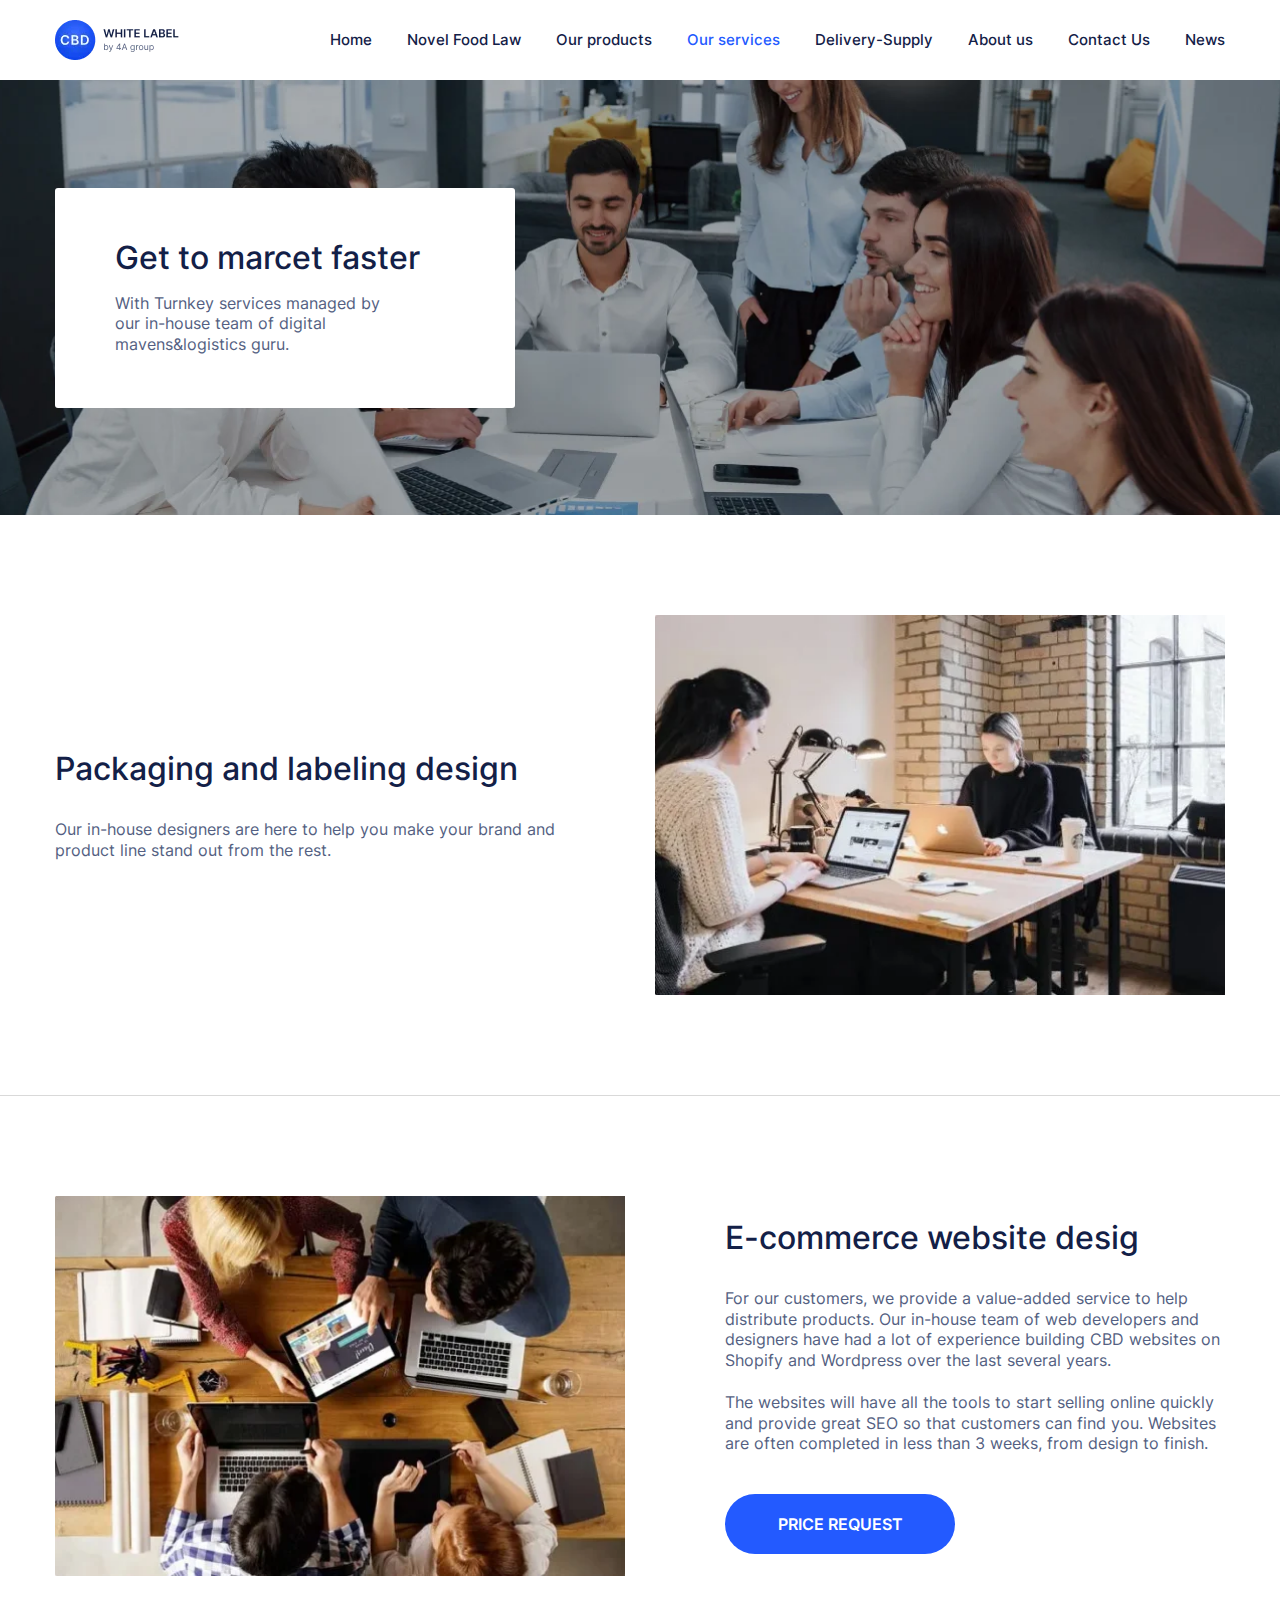
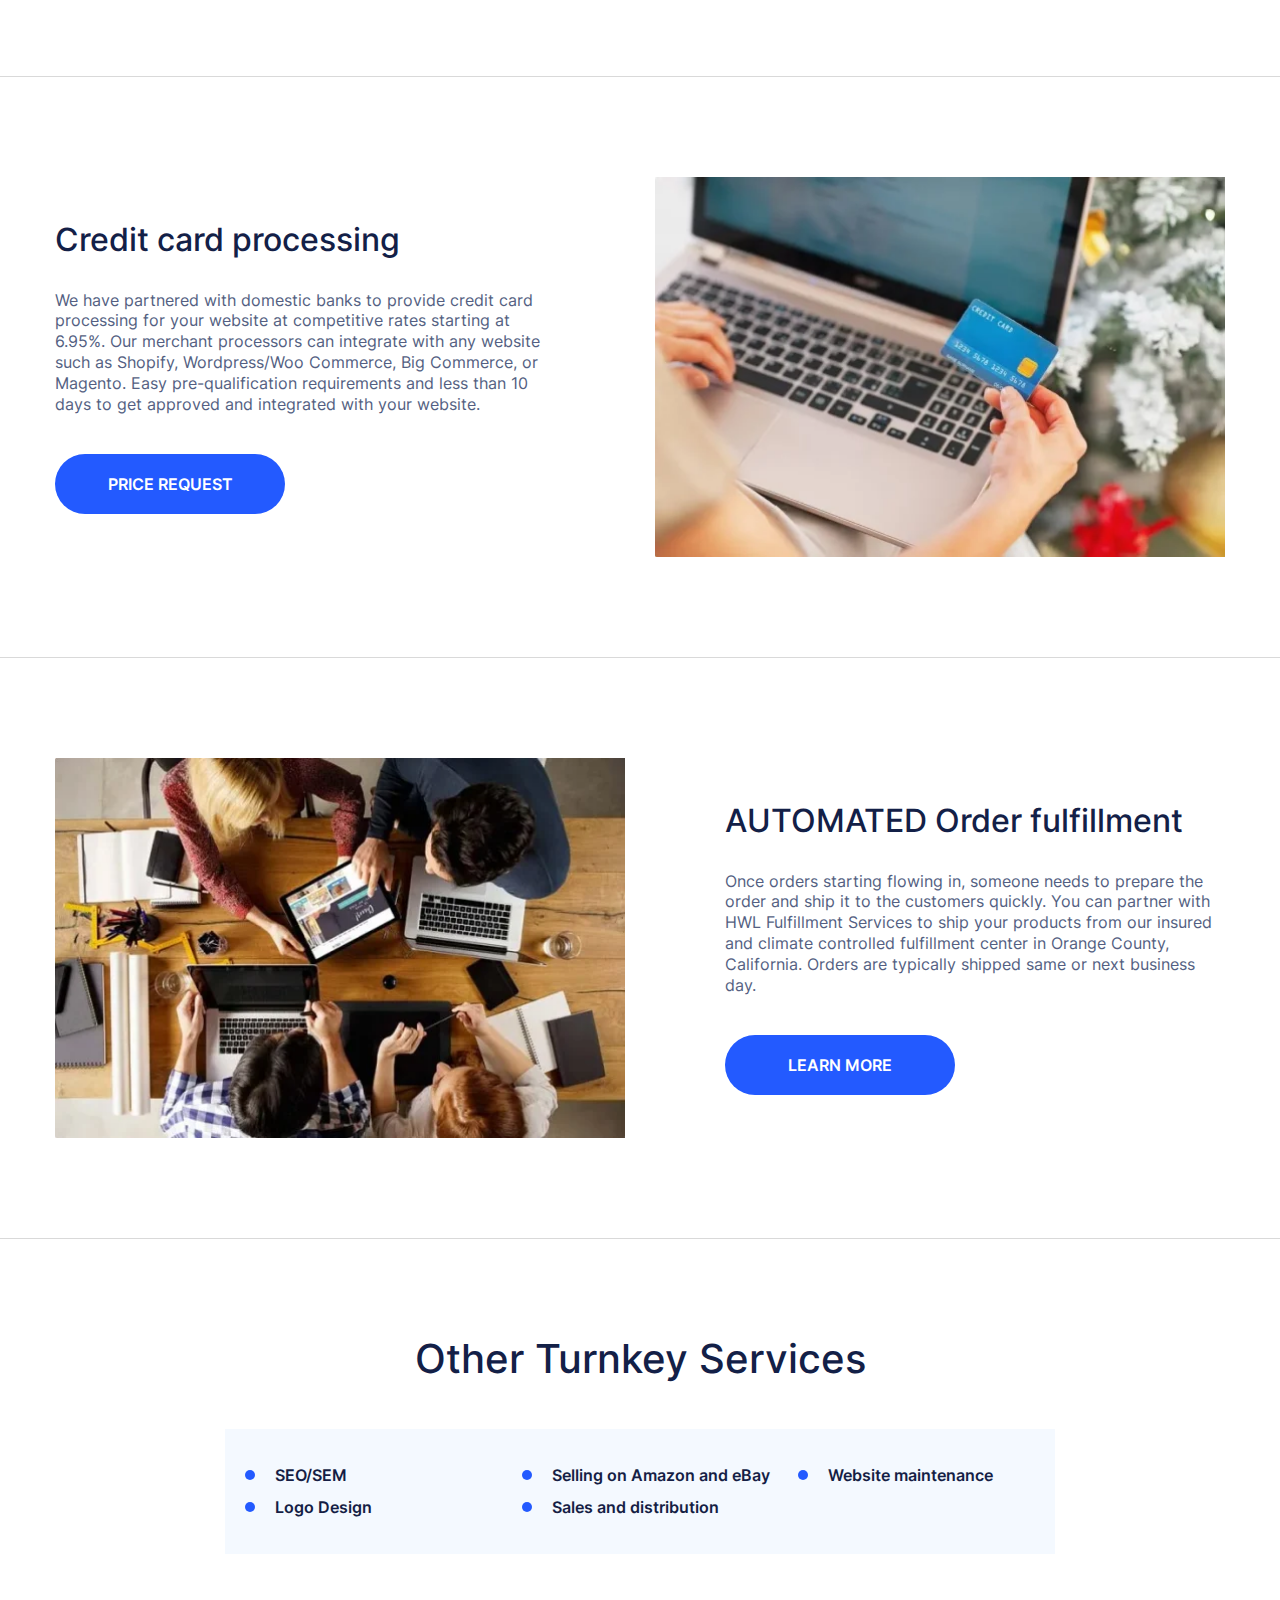
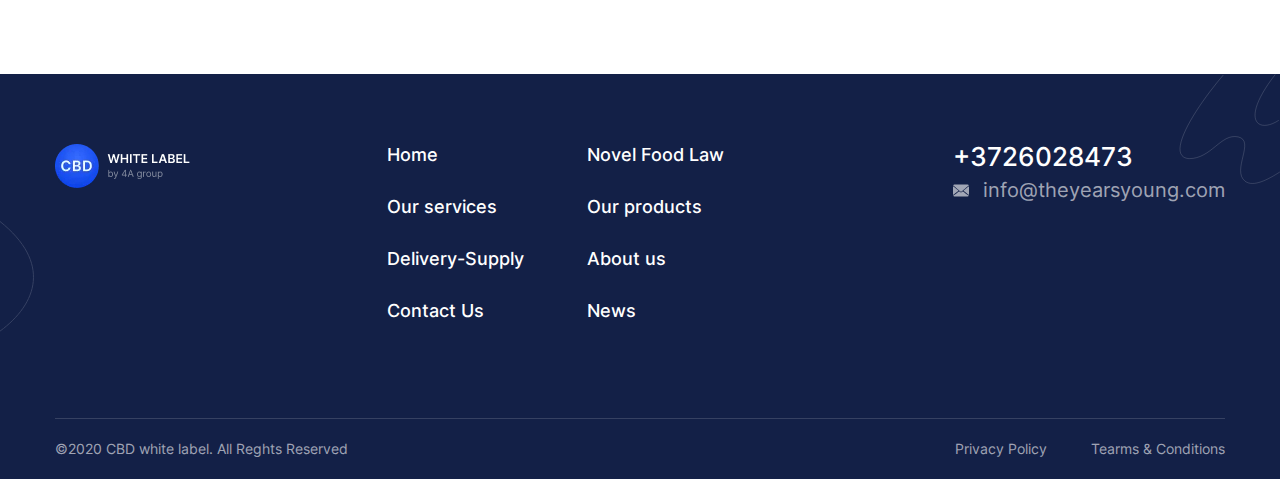
<file: ourServices.html>
<!DOCTYPE html><html lang="ru"> <head>	<title>CBD</title>	<meta charset="UTF-8">	<meta name="format-detection" content="telephone=no">	<link rel="stylesheet" href="css/style.min.css?_v=20211124114106">	<link rel="shortcut icon" href="favicon.ico">	<!-- <meta name="robots" content="noindex, nofollow"> -->	<!-- <meta name="viewport" content="width=device-width, initial-scale=1.0, maximum-scale=1.0, user-scalable=0"> -->	<meta name="viewport" content="width=device-width, initial-scale=1.0"></head><body>	<div class="wrapper">		<header class="header">	<div class="header__container _container">		<div class="header__logo">			<picture><source srcset="img/header/header_logo.webp" type="image/webp"><img src="img/header/header_logo.png?_v=1637736066491" alt=""></picture>		</div>		<div class="header__menu menu">			<button type="button" class="menu__icon icon-menu">				<span></span>				<span></span>				<span></span>			</button>			<nav class="menu__body">				<ul class="menu__list">					<li class="menu__item"><a href="index.html" class="menu__link">Home</a></li>					<li class="menu__item"><a href="nowelFoodLaw.html" class="menu__link">Novel Food Law</a></li>					<li class="menu__item"><a href="ourProducts.html" class="menu__link">Our products</a></li>					<li class="menu__item"><a href="ourServices.html" class="menu__link">Our services</a></li>					<li class="menu__item"><a href="delivery-supply.html" class="menu__link">Delivery-Supply</a></li>					<li class="menu__item"><a href="aboutUs.html" class="menu__link">About us</a></li>					<li class="menu__item"><a href="contactUs.html" class="menu__link">Contact Us</a></li>					<li class="menu__item"><a href="news.html" class="menu__link">News</a></li>				</ul>			</nav>		</div>	</div></header>		<main class="page">			<section class="page__ourServises-top ourServises-top">				<div class="ourServises-top__background _ibg">					<picture><source srcset="img/ourServises/top_background.webp" type="image/webp"><img src="img/ourServises/top_background.jpg?_v=1637736066491" alt=""></picture>				</div>				<div class="ourServises-top__container _container">					<div class="ourServises-top__content">						<div class="ourServises-top__content-title">Get to marcet faster</div>						<div class="ourServises-top__content-text">With Turnkey services managed by our in-house team of							digital mavens&logistics guru.</div>					</div>				</div>			</section>			<section class="page__ourServises ourServises">				<div class="ourServises__cards">					<div class="ourServises__card">						<div class="ourServises__card-container _container">							<div class="ourServises__card-description">								<div class="ourServises__card-title">Packaging and labeling design</div>								<div class="ourServises__card-text">Our in-house designers are here to help you make your brand									and product line stand out from the rest.</div>							</div>							<div class="ourServises__card-image _ibg">								<picture><source srcset="img/ourServises/cards/card1.webp" type="image/webp"><img src="img/ourServises/cards/card1.jpg?_v=1637736066491" alt=""></picture>							</div>						</div>					</div>					<div class="ourServises__card ourServises__card-revers">						<div class="ourServises__card-container _container">							<div class="ourServises__card-image _ibg">								<picture><source srcset="img/ourServises/cards/card2.webp" type="image/webp"><img src="img/ourServises/cards/card2.jpg?_v=1637736066491" alt=""></picture>							</div>							<div class="ourServises__card-description">								<div class="ourServises__card-title">E-commerce website desig</div>								<div class="ourServises__card-text">For our customers, we provide a value-added service to help									distribute products. Our in-house team of web developers and designers have had a lot of									experience building CBD websites on Shopify and Wordpress over the last several years. <br>									<p></p> <br> The									websites will have all the tools to start selling online quickly and provide great SEO so									that customers can find you. Websites are often completed in less than 3 weeks, from design									to finish.								</div>								<div class="ourServises__card-button"><a href="#">Price request</a></div>							</div>						</div>					</div>					<div class="ourServises__card">						<div class="ourServises__card-container _container">							<div class="ourServises__card-description">								<div class="ourServises__card-title">Credit card processing</div>								<div class="ourServises__card-text">We have partnered with domestic banks to provide credit card									processing for your website at competitive rates starting at 6.95%. Our merchant processors									can integrate with any website such as Shopify, Wordpress/Woo Commerce, Big Commerce, or									Magento. Easy pre-qualification requirements and less than 10 days to get approved and									integrated with your website.</div>								<div class="ourServises__card-button"><a href="#">Price request</a></div>							</div>							<div class="ourServises__card-image _ibg">								<picture><source srcset="img/ourServises/cards/card3.webp" type="image/webp"><img src="img/ourServises/cards/card3.jpg?_v=1637736066491" alt=""></picture>							</div>						</div>					</div>					<div class="ourServises__card ourServises__card-revers">						<div class="ourServises__card-container _container">							<div class="ourServises__card-image _ibg">								<picture><source srcset="img/ourServises/cards/card4.webp" type="image/webp"><img src="img/ourServises/cards/card4.jpg?_v=1637736066491" alt=""></picture>							</div>							<div class="ourServises__card-description">								<div class="ourServises__card-title">AUTOMATED Order fulfillment</div>								<div class="ourServises__card-text">Once orders starting flowing in, someone needs to prepare									the order and ship it to the customers quickly. You can partner with HWL Fulfillment Services									to ship your products from our insured and climate controlled fulfillment center in Orange									County, California. Orders are typically shipped same or next business day.</div>								<div class="ourServises__card-button"><a href="#">learn more</a></div>							</div>						</div>					</div>			</section>			<section class="page__ourServises-other ourServises-other _container">				<div class="ourServises-other__title">Other Turnkey Services</div>				<div class="ourServises-other__content">					<ul>						<li>SEO/SEM </li>						<li>Selling on Amazon and eBay</li>						<li>Website maintenance</li>						<li>Logo Design</li>						<li>Sales and distribution</li>					</ul>				</div>			</section>		</main>		<footer class="footer">	<div class="footer__background">		<div class="footer__background-imageLeft"><picture><source srcset="img/footer/Vector1.svg" type="image/webp"><img src="img/footer/Vector1.svg?_v=1637736066491" alt=""></picture></div>		<div class="footer__background-image-right"><picture><source srcset="img/footer/Vector2.svg" type="image/webp"><img src="img/footer/Vector2.svg?_v=1637736066491" alt=""></picture></div>	</div>	<div class="footer__container _container">		<div class="footer__top">			<div class="footer__label">				<picture><source srcset="img/footer/footer-logo.webp" type="image/webp"><img src="img/footer/footer-logo.png?_v=1637736066491" alt=""></picture>			</div>			<div class="footer__menu-container">				<ul class="footer__menu">					<li><a href="">Home</a></li>					<li><a href="">Novel Food Law</a></li>					<li><a href="">Our services</a></li>					<li><a href="">Our products</a></li>					<li><a href="">Delivery-Supply</a></li>					<li><a href="">About us</a></li>					<li><a href="">Contact Us</a></li>					<li><a href="">News</a></li>				</ul>			</div>			<div class="footer__contact">				<a href="tel:+3726028473">+3726028473</a>				<a href="mailto:info@theyearsyoung.com">info@theyearsyoung.com</a>			</div>		</div>		<div class="footer__bottom">			<div class="footer__bottom-left">				©2020 CBD white label. All Reghts Reserved			</div>			<div class="footer__bottom-right">				<span>Privacy Policy</span>				<span>Tearms & Conditions</span>			</div>		</div>	</div></footer>	</div>	<div class="popup popup_callback">	<div class="popup__content">		<div class="popup__body popap-callback__body">			<div class="form">				<form action="#" id="form" class="popap-callback__container form__body">					<h1 class="popap-callback__title form__title">Still have questions?</h1>					<div class="popap-callback__text">Request a call back and we will contact you!</div>					<div class="popup-callback__name-container form__item">						<input id="" type="text" name="form[]" data-error="Error" data-value="" class="input _req popup-callback__name"							placeholder="Enter your name">					</div>					<div class="popup-callback__phone-container form__item">						<input id="" type="tel" name="form[]" data-error="Error" data-value="" class="popup-callback__phone input _phone _req"							placeholder="Your phone number">					</div>					<button type="submit" class="popap-callback__button form__btn"><a href="">submit</a></button>					<div class="popap-callback__bottom">It is totally frer</div>					<div class="popup__close popap-callback__close"></div>				</form>			</div>		</div>		<div class="popup popup_message">			<div class="popup__content popap-message__content">				<div class="popup__body popap-message__body">					<div class="popap-message__title">Data sent successfully!</div>					<div class="popap-message__text">We will contact you shortly</div>					<div class="popup__close popap-message__close">ok</div>				</div>			</div>		</div>		<div class="popup popup_video">			<div class="popup__content">				<div class="popup__body">					<div class="popup__close popup__close_video"></div>					<div class="popup__video _video"></div>				</div>			</div>		</div>	<!-- Swiper --><!-- <script src="https://unpkg.com/swiper/swiper-bundle.min.js"></script> --><script src="js/vendors.min.js?_v=20211124114106"></script><script src="js/app.min.js?_v=20211124114106"></script></body></html>
</file>
<file: css/style.min.css>
@charset "UTF-8";@font-face{font-family:Inter;font-display:swap;src:url(../fonts/Inter-Bold.woff2) format("woff2"),url(../fonts/Inter-Bold.woff) format("woff");font-weight:700;font-style:normal}@font-face{font-family:Inter;font-display:swap;src:url(../fonts/Inter-Medium.woff2) format("woff2"),url(../fonts/Inter-Medium.woff) format("woff");font-weight:500;font-style:normal}@font-face{font-family:Inter;font-display:swap;src:url(../fonts/Inter-Regular.woff2) format("woff2"),url(../fonts/Inter-Regular.woff) format("woff");font-weight:400;font-style:normal}@font-face{font-family:Inter;font-display:swap;src:url(../fonts/Inter-SemiBold.woff2) format("woff2"),url(../fonts/Inter-SemiBold.woff) format("woff");font-weight:600;font-style:normal}*{padding:0;margin:0;border:0}*,:after,:before{-webkit-box-sizing:border-box;box-sizing:border-box}aside,footer,header,nav,section{display:block}html{font-size:16px}body,html{height:100%;min-width:320px}body{line-height:1;font-family:Inter;-ms-text-size-adjust:100%;-moz-text-size-adjust:100%;-webkit-text-size-adjust:100%}button,input,textarea{font-family:Inter;font-size:inherit}input::-ms-clear{display:none}button{cursor:pointer;background-color:inherit}button::-moz-focus-inner{padding:0;border:0}a,a:visited{text-decoration:none}a:hover{text-decoration:none}ul li{list-style:none}img{vertical-align:top}h1,h2,h3,h4,h5,h6{font-weight:inherit;font-size:inherit}body{color:#000}body._lock{overflow:hidden}.wrapper{width:100%;min-height:100%;overflow:hidden;display:-webkit-box;display:-ms-flexbox;display:flex;-webkit-box-orient:vertical;-webkit-box-direction:normal;-ms-flex-direction:column;flex-direction:column}._container{max-width:1200px;margin:0 auto;padding:0 15px}.button{display:-webkit-inline-box;display:-ms-inline-flexbox;display:inline-flex;padding:0 0}.button._fw{width:100%}.select{position:relative}.select__item{position:relative}.select__title{color:#000;border:1px solid #d9d9d9;background-color:#fff;cursor:pointer;border-radius:4px}.select__value{display:-webkit-box;display:-ms-flexbox;display:flex;font-size:14px;height:30px;padding:0 15px;-webkit-box-align:center;-ms-flex-align:center;align-items:center;-webkit-box-pack:justify;-ms-flex-pack:justify;justify-content:space-between;-webkit-box-orient:horizontal;-webkit-box-direction:reverse;-ms-flex-direction:row-reverse;flex-direction:row-reverse}.select__value span{height:1em;overflow:hidden;display:-webkit-box;-webkit-line-clamp:1;-webkit-box-orient:vertical}.select__value:before{content:"";display:inline-block;-webkit-transition:all .3s ease 0s;-o-transition:all .3s ease 0s;transition:all .3s ease 0s;width:11px;height:7px;background:url(../img/icons/select.svg) center/100% no-repeat}.select__input{width:100%;background-color:transparent;height:100%}.select__options{color:#000;position:absolute;top:29px;border-radius:0 0 4px 4px;min-width:100%;left:0;background-color:#fff;border-top:0;border:1px solid #d9d9d9;border-top:0;font-size:14px;padding:10px 0 5px 0}.select__option{cursor:pointer;padding:5px 15px;margin:0}.select._active{z-index:5}.select._active .select__value:before{-webkit-transform:rotate(-180deg);-ms-transform:rotate(-180deg);transform:rotate(-180deg)}.select._active .select__options{display:block}input[type=email],input[type=tel],input[type=text],textarea{-webkit-appearance:none;-moz-appearance:none;appearance:none}input[type=email]:focus,input[type=tel]:focus,input[type=text]:focus,textarea:focus{outline:0}.input{width:370px;height:60px;display:block;padding:0 20px;background:#f1f3f3;border-radius:3px;font-weight:500;color:rgba(84,95,130,.6)}textarea.input{resize:none;padding:0 0}textarea.popup-callback__name{background:url(../img/callback/name-icon.svg) left no-repeat}.checkbox{position:relative}.checkbox__input{position:absolute;width:0;height:0;opacity:0;visibility:hidden}.checkbox__input:checked+.checkbox__text:before{background:#fff url(../img/icons/check.svg) center no-repeat}.checkbox__text{display:-webkit-inline-box;display:-ms-inline-flexbox;display:inline-flex;-webkit-box-align:center;-ms-flex-align:center;align-items:center;position:relative;font-size:16px;color:#fff;letter-spacing:-.3px;line-height:1.25;cursor:pointer}.checkbox__text:before{content:"";-ms-flex-item-align:start;align-self:flex-start;margin:0 14px 0 0;-webkit-box-flex:0;-ms-flex:0 0 20px;flex:0 0 20px;left:0;top:0;width:20px;height:18px;background:#fff;border:1px solid #a7a9ac}.checkbox a{color:#fff;text-decoration:underline}.checkbox._error .checkbox__text:before{border:1px solid #ee1212}.options{display:-webkit-box;display:-ms-flexbox;display:flex;-webkit-box-orient:vertical;-webkit-box-direction:normal;-ms-flex-direction:column;flex-direction:column;-webkit-box-align:start;-ms-flex-align:start;align-items:flex-start}.options__item{position:relative;cursor:pointer}.options__input{position:absolute;width:0;height:0;opacity:0;left:0;top:0;visibility:hidden}.options__input:checked+.options__text:after{-webkit-transform:scale(1);-ms-transform:scale(1);transform:scale(1)}.options__text{display:-webkit-inline-box;display:-ms-inline-flexbox;display:inline-flex;-webkit-box-align:center;-ms-flex-align:center;align-items:center;position:relative;font-size:16px;color:#fff;letter-spacing:-.3px;line-height:1.25}.options__text:before{content:"";-ms-flex-item-align:start;align-self:flex-start;margin:0 14px 0 0;-webkit-box-flex:0;-ms-flex:0 0 20px;flex:0 0 20px;left:0;top:0;border-radius:50%;width:20px;height:18px;background:#fff;border:1px solid #a7a9ac}.options__text:after{content:"";-webkit-transition:all .3s ease 0s;-o-transition:all .3s ease 0s;transition:all .3s ease 0s;-webkit-transform:scale(0);-ms-transform:scale(0);transform:scale(0);width:10px;height:10px;border-radius:50%;background-color:#77243a;position:absolute;left:5px;top:4px}.rating{display:-webkit-box;display:-ms-flexbox;display:flex;-webkit-box-align:end;-ms-flex-align:end;align-items:flex-end;font-size:40px;line-height:.75;-webkit-transition:opacity .3s ease 0s;-o-transition:opacity .3s ease 0s;transition:opacity .3s ease 0s}.rating.rating_sending{opacity:.2}.rating.rating_set .rating__active,.rating.rating_set .rating__item{cursor:pointer}.rating__body{position:relative}.rating__body::before{content:"★★★★★";display:block}.rating__active{position:absolute;width:0%;height:100%;top:0;left:0;overflow:hidden}.rating__active::before{content:"★★★★★";position:absolute;width:100%;height:100%;top:0;left:0;color:#ffd300}.rating__items{display:-webkit-box;display:-ms-flexbox;display:flex;position:absolute;width:100%;height:100%;top:0;left:0}.rating__item{-webkit-box-flex:0;-ms-flex:0 0 20%;flex:0 0 20%;height:100%;opacity:0}.rating__value{font-size:50%;line-height:1;padding:0 0 0 10px}.quantity{width:88px;height:40px;display:-webkit-box;display:-ms-flexbox;display:flex;border:1px solid rgba(166,166,166,.45)}.quantity__button{-webkit-box-flex:0;-ms-flex:0 0 30px;flex:0 0 30px;position:relative;cursor:pointer}.quantity__button::after,.quantity__button::before{content:"";position:absolute;top:50%;left:50%;-webkit-transition:all .3s ease 0s;-o-transition:all .3s ease 0s;transition:all .3s ease 0s;margin:0 0 0 -4.5px;background-color:#a6a6a6;width:9px;height:1px}.quantity__button_plus::before{-webkit-transform:rotate(-90deg);-ms-transform:rotate(-90deg);transform:rotate(-90deg)}.quantity__input{-webkit-box-flex:1;-ms-flex:1 1 auto;flex:1 1 auto}.quantity__input input{height:100%;color:#a6a6a6;font-size:12px;width:100%;text-align:center}.title-all{text-align:center;font-weight:500;font-size:40px;color:#132047}.scheme-title{font-weight:700;font-size:15px;text-transform:uppercase}.scheme-text{margin-top:15px;font-size:16px;line-height:130%;color:#545f82}.row:after{display:block;content:"";clear:both}.rub:after{content:"₽"}ol.counter{list-style-type:none;counter-reset:item}ol.counter li{position:relative;padding:0 0 0 45px}ol.counter li:before{counter-increment:item;content:counter(item);position:absolute;left:0;top:0;color:#818181;font-size:14px;font-weight:700;text-align:center;line-height:26px;border-radius:50%;width:28px;height:28px;border:1px solid #4274bb}.ellipsis{display:block;overflow:hidden;width:100%;white-space:nowrap;-o-text-overflow:ellipsis;text-overflow:ellipsis}.es{overflow:hidden;white-space:nowrap;-o-text-overflow:ellipsis;text-overflow:ellipsis}.table{display:table;font-size:0;width:100%}.trow{display:table-row}.cell{display:table-cell}.cell.full{width:100%}._ibg{position:relative}._ibg img{position:absolute;width:100%;height:100%;top:0;left:0;-o-object-fit:cover;object-fit:cover}body.ie ._ibg{background-position:center;background-size:cover;background-repeat:no-repeat}body.ie ._ibg img{width:0;height:0;opacity:0;visibility:hidden}._video{position:relative;overflow:hidden;height:0;padding-bottom:56.25%}._video embed,._video iframe,._video object,._video video{position:absolute;top:0;left:0;width:100%;height:100%}.videobg embed,.videobg iframe,.videobg object,.videobg video{position:fixed;top:50%;left:50%;min-width:100%;min-height:100%;width:auto;height:auto;z-index:-100;-webkit-transform:translateX(-50%) translateY(-50%);-ms-transform:translateX(-50%) translateY(-50%);transform:translateX(-50%) translateY(-50%);background-size:cover}._more-content{-webkit-transition:all .3s ease 0s;-o-transition:all .3s ease 0s;transition:all .3s ease 0s;overflow:hidden}._more-link{cursor:pointer}._more-link span{font-style:normal}._more-link span:first-child{display:block}._more-link span:last-child{display:none}._more-link._active span{font-style:normal}._more-link._active span:first-child{display:none}._more-link._active span:last-child{display:block}#map{background:url(../img/icons/loading.gif) center/50px no-repeat}._swiper{overflow:hidden}._swiper .swiper-wrapper{width:100%;height:100%;-webkit-box-sizing:content-box;box-sizing:content-box;display:-webkit-box;display:-ms-flexbox;display:flex;position:relative}._swiper.swiper-container-vertical .swiper-wrapper{-webkit-box-orient:vertical;-webkit-box-direction:normal;-ms-flex-direction:column;flex-direction:column}._swiper.swiper-container-autoheight .swiper-wrapper{-webkit-box-align:start;-ms-flex-align:start;align-items:flex-start}.swiper-container-initialized .swiper-slide{-ms-flex-negative:0;flex-shrink:0}.swiper-container-android .swiper-slide,.swiper-container-android .swiper-wrapper{-webkit-transform:translate3d(0,0,0);transform:translate3d(0,0,0)}.swiper-button-lock{display:none!important}._tabs-block{display:none}._tabs-block._active{display:block}.mirror{-webkit-transform:scale(-1,1);-ms-transform:scale(-1,1);transform:scale(-1,1)}.nicescroll-rails{z-index:1000!important}._custom-scroll{position:fixed;right:0;top:0;width:3px;height:100%;z-index:1000}._custom-scroll__line{background-color:rgba(0,0,0,.5);border-radius:3px 0 0 3px;position:relative;left:0;top:0;width:100%}.popup{-webkit-overflow-scrolling:touch;z-index:100;padding:30px 10px;position:fixed;top:0;left:0;width:100%;height:100%;-webkit-transition:visibility .8s ease 0s;-o-transition:visibility .8s ease 0s;transition:visibility .8s ease 0s;visibility:hidden}.popup::before{content:"";background-color:rgba(0,0,0,.7);position:fixed;width:100%;height:100%;top:0;left:0;opacity:0;-webkit-transition:opacity .8s ease 0s;-o-transition:opacity .8s ease 0s;transition:opacity .8s ease 0s}.popup.show{visibility:visible;overflow:auto}.popup.show::before{opacity:1}.popup.show .popup__body{-webkit-transform:scale(1);-ms-transform:scale(1);transform:scale(1)}.popup._active{overflow:auto;visibility:visible}.popup._active::before{opacity:1}.popup._active .popup__body{-webkit-transition:all .5s ease .2s;-o-transition:all .5s ease .2s;transition:all .5s ease .2s;-webkit-transform:scale(1);-ms-transform:scale(1);transform:scale(1)}.popup__content{display:-webkit-box;display:-ms-flexbox;display:flex;-webkit-box-orient:vertical;-webkit-box-direction:normal;-ms-flex-direction:column;flex-direction:column;-webkit-box-align:center;-ms-flex-align:center;align-items:center;min-height:100%;-webkit-box-flex:1;-ms-flex:1 1 auto;flex:1 1 auto;width:100%;display:flex;-webkit-box-pack:center;-ms-flex-pack:center;justify-content:center;align-items:center}.popup__body{-webkit-transform:scale(0);-ms-transform:scale(0);transform:scale(0);-webkit-transition:all .5s ease 0s;-o-transition:all .5s ease 0s;transition:all .5s ease 0s;background-color:#fff;padding:50px;width:100%}.popup__close{width:15px;height:15px;position:absolute;top:0;right:0;cursor:pointer;z-index:30}.popap-callback__body{max-width:570px;min-height:445px}.popap-callback__container{height:400px;display:-webkit-box;display:-ms-flexbox;display:flex;-webkit-box-orient:vertical;-webkit-box-direction:normal;-ms-flex-direction:column;flex-direction:column;-webkit-box-pack:justify;-ms-flex-pack:justify;justify-content:space-between;-webkit-box-align:center;-ms-flex-align:center;align-items:center}.popap-callback__title{font-weight:600;font-size:24px;color:#132047;text-align:center}.popap-callback__text{font-weight:500;color:#545f82;text-align:center}.popap-callback__button a{display:inline-block;padding-top:20px;height:60px;width:370px;background:#235aff;-webkit-box-shadow:0 20px 25px rgba(35,90,255,.3);box-shadow:0 20px 25px rgba(35,90,255,.3);border-radius:100px;-webkit-transition:all .3s ease 0s;-o-transition:all .3s ease 0s;transition:all .3s ease 0s;font-weight:600;text-transform:uppercase;color:#fff}.popap-callback__bottom{font-weight:500;font-size:14px;color:rgba(84,95,130,.7)}.popap-callback__close{height:24px;width:24px;right:-44px;background:url(../img/callback/close.svg)}.popup-callback__name-container{position:relative}.popup-callback__name-container input::-webkit-input-placeholder{content:"";position:absolute;background:url(../img/callback/name-icon.svg) 25px no-repeat}.popup-callback__name-container input::-moz-placeholder{content:"";position:absolute;background:url(../img/callback/name-icon.svg) 25px no-repeat}.popup-callback__name-container input:-ms-input-placeholder{content:"";position:absolute;background:url(../img/callback/name-icon.svg) 25px no-repeat}.popup-callback__name-container input::-ms-input-placeholder{content:"";position:absolute;background:url(../img/callback/name-icon.svg) 25px no-repeat}.popup-callback__name-container input::placeholder{content:"";position:absolute;background:url(../img/callback/name-icon.svg) 25px no-repeat}.popup-callback__name{width:370px;height:60px;padding-left:60px;background:#f1f3f3;border-radius:3px;font-weight:500;font-size:16px;line-height:100%;color:rgba(84,95,130,.6)}.popup-callback__phone-container{position:relative}.popup-callback__phone-container input::-webkit-input-placeholder{content:"";position:absolute;background:url(../img/callback/call-icon.svg) 25px no-repeat}.popup-callback__phone-container input::-moz-placeholder{content:"";position:absolute;background:url(../img/callback/call-icon.svg) 25px no-repeat}.popup-callback__phone-container input:-ms-input-placeholder{content:"";position:absolute;background:url(../img/callback/call-icon.svg) 25px no-repeat}.popup-callback__phone-container input::-ms-input-placeholder{content:"";position:absolute;background:url(../img/callback/call-icon.svg) 25px no-repeat}.popup-callback__phone-container input::placeholder{content:"";position:absolute;background:url(../img/callback/call-icon.svg) 25px no-repeat}.popup-callback__phone{width:370px;height:60px;padding-left:60px;background:#f1f3f3;border-radius:3px;font-weight:500;font-size:16px;line-height:100%;color:rgba(84,95,130,.6)}.popap-message{height:295px}.popap-message__content{text-align:center}.popap-message__body{width:430px;height:295px;padding:70px}.popap-message__title{font-weight:600;font-size:24px;color:#132047}.popap-message__text{margin-top:15px;font-weight:500;color:#545f82;margin-bottom:50px}.popap-message__close{position:relative;padding-top:20px;width:170px;height:60px;font-weight:600;color:#fff;background:#235aff;-webkit-box-shadow:0 20px 25px rgba(35,90,255,.3);box-shadow:0 20px 25px rgba(35,90,255,.3);border-radius:100px;margin:0 auto}.header__container{width:100%;height:80px;display:-webkit-box;display:-ms-flexbox;display:flex;-webkit-box-pack:justify;-ms-flex-pack:justify;justify-content:space-between;-webkit-box-align:center;-ms-flex-align:center;align-items:center}.header__logo{margin-right:15px}.menu__body{z-index:2}.menu__list{display:-webkit-box;display:-ms-flexbox;display:flex;-ms-flex-wrap:wrap;flex-wrap:wrap}.menu__list li{margin-right:35px}.menu__list li:last-child{margin-right:0}.menu__link{font-weight:500;font-size:15px;line-height:150%;color:#132047;-webkit-transition:all .3s ease 0s;-o-transition:all .3s ease 0s;transition:all .3s ease 0s}.menu__link._active{color:#235aff}.fullscreen-page{-webkit-box-flex:1;-ms-flex:1 1 100%;flex:1 1 100%;height:100%;width:100%;position:relative}.fullscreen-page__bacground-image{position:absolute;height:100%;width:100%;z-index:-1}.fullscreen-page__content{margin-top:215px;z-index:1}.fullscreen-page__title{font-weight:600;font-size:60px;line-height:120%;color:#fff}.fullscreen-page__text{font-weight:500;font-size:16px;line-height:130%;color:rgba(255,255,255,.7);margin-top:25px;margin-bottom:50px}.fullscreen-page__button a{padding-top:20px;text-align:center;display:inline-block;height:60px;width:270px;background-color:#235aff;-webkit-box-shadow:0 20px 25px rgba(35,90,255,.3);box-shadow:0 20px 25px rgba(35,90,255,.3);border-radius:100px;font-weight:600;font-size:16px;line-height:19px;text-transform:uppercase;color:#fff;-webkit-transition:all .5s ease 0s;-o-transition:all .5s ease 0s;transition:all .5s ease 0s}.fullscreen-page__down{position:absolute;bottom:35px;right:50%;-webkit-transform:translate(22.5px,0);-ms-transform:translate(22.5px,0);transform:translate(22.5px,0);width:54px;height:54px;background-color:#fff;border-radius:50%;text-align:center;-webkit-transition:all .5s ease 0s;-o-transition:all .5s ease 0s;transition:all .5s ease 0s;padding-top:20px}.fullscreen-page__down svg{-webkit-transition:all .5s ease 0s;-o-transition:all .5s ease 0s;transition:all .5s ease 0s}.icon-menu{display:none}.footer{margin-top:120px;height:405px;position:relative}.footer__background{position:absolute;background-color:#132047;height:100%;width:100%;z-index:-1;display:-webkit-box;display:-ms-flexbox;display:flex;-webkit-box-pack:justify;-ms-flex-pack:justify;justify-content:space-between}.footer__background-imageLeft{-ms-flex-item-align:center;-ms-grid-row-align:center;align-self:center}.footer__container{height:100%;padding-top:70px;display:-webkit-box;display:-ms-flexbox;display:flex;-webkit-box-orient:vertical;-webkit-box-direction:normal;-ms-flex-direction:column;flex-direction:column;-webkit-box-pack:justify;-ms-flex-pack:justify;justify-content:space-between}.footer__top{-webkit-box-flex:1;-ms-flex:1 1 100%;flex:1 1 100%;display:-webkit-box;display:-ms-flexbox;display:flex;-webkit-box-pack:justify;-ms-flex-pack:justify;justify-content:space-between}.footer__menu-container{-webkit-box-flex:0;-ms-flex:0 0 400px;flex:0 0 400px}.footer__menu{padding:0 15px;display:-ms-grid;display:grid;-ms-grid-columns:1fr 1fr;grid-template-columns:1fr 1fr;-ms-grid-rows:1fr 1fr 1fr 1fr;grid-template-rows:1fr 1fr 1fr 1fr;grid-gap:30px}.footer__menu a{font-weight:500;font-size:18px;line-height:22px;color:#fff;-webkit-transition:all .3s ease 0s;-o-transition:all .3s ease 0s;transition:all .3s ease 0s}.footer__contact{display:-webkit-box;display:-ms-flexbox;display:flex;-webkit-box-orient:vertical;-webkit-box-direction:normal;-ms-flex-direction:column;flex-direction:column}.footer__contact a:first-child{font-weight:500;font-size:26px;color:#fff;-webkit-transition:all .3s ease 0s;-o-transition:all .3s ease 0s;transition:all .3s ease 0s}.footer__contact a:nth-child(2){margin-top:10px;font-size:20px;color:rgba(255,255,255,.6);background:url(../img/footer/mail.svg) left no-repeat;padding-left:30px;-webkit-transition:all .3s ease 0s;-o-transition:all .3s ease 0s;transition:all .3s ease 0s}.footer__bottom{border-top:1px solid rgba(255,255,255,.15);-webkit-box-flex:1;-ms-flex:1 1 75px;flex:1 1 75px;font-size:14px;color:rgba(255,255,255,.6);display:-webkit-box;display:-ms-flexbox;display:flex;-webkit-box-pack:justify;-ms-flex-pack:justify;justify-content:space-between;-webkit-box-align:center;-ms-flex-align:center;align-items:center}.footer__bottom-right span:not(:last-child){padding-right:40px}.novel-top{height:380px}.novel-top__background{height:100%;background-color:#01472f;text-align:center}.novel-top__background-image{padding:40px 0}.novelFood-laws{margin-top:100px;border-bottom:1px solid rgba(0,0,0,.15);padding-bottom:60px}.novelFood-laws__title{font-weight:500;font-size:40px;line-height:130%;color:#132047;width:390px}.novelFood-laws__container{margin-top:60px;display:-ms-grid;display:grid;-ms-grid-columns:1fr 1fr 1fr;grid-template-columns:1fr 1fr 1fr;-ms-grid-rows:1fr 1fr;grid-template-rows:1fr 1fr;grid-column-gap:70px;padding-left:30px}.novelFood-laws__container :nth-child(4){-ms-grid-column:3;grid-column-start:3;-ms-grid-column-span:1;grid-column-end:4}.novelFood-laws__container :nth-child(5){-ms-grid-column:1;grid-column-start:1;-ms-grid-column-span:2;grid-column-end:3;-ms-grid-row:2;grid-row-start:2}.novelFood-laws__card{position:relative;line-height:130%;color:#545f82}.novelFood-laws__card::before{content:"";position:absolute;width:10px;height:10px;border-radius:50%;background-color:#235aff;-webkit-transform:translate(-30px,5px);-ms-transform:translate(-30px,5px);transform:translate(-30px,5px)}.novelFood-info{margin-top:60px;width:100%}.novelFood-info__container{width:780px}.novelFood-info__top{border-bottom:1px solid rgba(0,0,0,.15);padding-bottom:40px}.novelFood-info__top-text{color:#545f82;line-height:140%}.novelFood-info__list{margin-top:40px}.novelFood-info__list ul{margin-top:25px}.novelFood-info__list li{line-height:140%;color:#545f82}.novelFood-info__list li:not(:last-child){margin:0 0 20px 0}.novelFood-info__list-title{font-weight:500;line-height:130%;color:#132047}.novelFood-info__bottom{margin-top:40px;line-height:140%;color:#545f82}.novelFood-info__bottom p:not(:last-child){margin:0 0 25px 0}.ourProducts-top{position:relative;height:400px;background-color:#132047}.ourProducts-top__background{position:absolute;height:100%;width:100%;display:-webkit-box;display:-ms-flexbox;display:flex;-webkit-box-pack:justify;-ms-flex-pack:justify;justify-content:space-between}.ourProducts-top__background svg:first-child{-ms-flex-item-align:end;align-self:flex-end}.ourProducts-top__image{width:525px;height:315px}.ourProducts-top__container{display:-webkit-box;display:-ms-flexbox;display:flex;-webkit-box-align:center;-ms-flex-align:center;align-items:center;-webkit-box-pack:justify;-ms-flex-pack:justify;justify-content:space-between;height:100%}.ourProducts-top__container h1{font-weight:500;font-size:60px;line-height:120%;color:#fff}.ourProducts-advantage{margin-top:80px;border-bottom:1px solid rgba(0,0,0,.15);padding-bottom:80px}.ourProducts-advantage__cards{min-height:185px;background:#f4f9ff;display:-webkit-box;display:-ms-flexbox;display:flex}.ourProducts-advantage__card{margin-top:40px;margin-bottom:40px;-webkit-box-flex:0;-ms-flex:0 1 33.333%;flex:0 1 33.333%;padding-left:28px;padding-right:28px}.ourProducts-advantage__card:not(:first-child){border-left:1px solid rgba(35,90,255,.2)}.ourProducts-advantage__card-title{font-weight:600;font-size:20px;line-height:130%;color:#151e45}.ourProducts-advantage__card-text{margin-top:15px;line-height:130%;color:#545f82}.ourProducts-products__card{margin-top:80px;padding-bottom:80px;border-bottom:1px solid rgba(0,0,0,.15)}.ourProducts-products__card.rewers .ourProducts-products__card-container{-webkit-box-orient:horizontal;-webkit-box-direction:reverse;-ms-flex-direction:row-reverse;flex-direction:row-reverse}.ourProducts-products__card.rewers .ourProducts-products__card-container .ourProducts-products__card-info{border-radius:30px 3px 3px 3px}.ourProducts-products__card.rewers .ourProducts-products__card-button{text-align:left}.ourProducts-products__card-container{display:-webkit-box;display:-ms-flexbox;display:flex;-webkit-box-pack:justify;-ms-flex-pack:justify;justify-content:space-between;-webkit-box-align:end;-ms-flex-align:end;align-items:flex-end}.ourProducts-products__card-image{width:400px;height:390px}.ourProducts-products__card-image.rewers{height:265px}.ourProducts-products__card-description{-webkit-box-flex:0;-ms-flex:0 0 670px;flex:0 0 670px}.ourProducts-products__card-title{font-weight:500;font-size:32px;color:#132047}.ourProducts-products__card-text{margin-top:20px;line-height:130%;color:#545f82}.ourProducts-products__card-info{margin-top:30px;background:#f4f9ff;border-radius:3px 30px 3px 3px;padding-top:30px;padding-bottom:30px;padding-left:30px;padding-right:30px}.ourProducts-products__card-button{margin-top:30px;text-align:right}.ourProducts-products__card-button a{padding-top:20px;text-align:center;display:inline-block;width:200px;height:60px;font-weight:600;text-transform:uppercase;color:#fff;background:#235aff;border-radius:100px;-webkit-transition:all .3s ease 0s;-o-transition:all .3s ease 0s;transition:all .3s ease 0s}.card-oilTinctures{display:-ms-grid;display:grid;-ms-grid-columns:1fr 1fr;grid-template-columns:1fr 1fr;grid-row-gap:25px;grid-column-gap:60px}.card-oilTinctures__description-title{font-weight:600;line-height:130%;color:#151e45}.card-oilTinctures__description-text{margin-top:10px;line-height:130%;color:#545f82}.card-softgels{display:-ms-grid;display:grid;-ms-grid-columns:1fr 1fr;grid-template-columns:1fr 1fr;-ms-grid-rows:1fr 1fr;grid-template-rows:1fr 1fr;grid-row-gap:25px;grid-column-gap:60px}.card-softgels__description-title{font-weight:600;line-height:130%;color:#151e45}.card-softgels__description-text{margin-top:10px;line-height:130%;color:#545f82}.card-gummies__description:not(:last-child){margin-bottom:20px}.card-gummies__description-title{position:relative;font-weight:600;line-height:130%;color:#151e45;margin-left:30px}.card-gummies__description-title::before{content:"";position:absolute;height:10px;width:10px;border-radius:50%;background:#235aff;top:5px;left:-25px}.card-vape{display:-ms-grid;display:grid;-ms-grid-columns:1fr 1fr;grid-template-columns:1fr 1fr;grid-row-gap:25px;grid-column-gap:60px}.card-vape__description-title{font-weight:600;line-height:130%;color:#151e45}.card-vape__description-text{margin-top:10px;line-height:130%;color:#545f82}.ourProducts-advantages{margin-top:100px}.ourProducts-advantages__title{text-align:center;font-weight:500;font-size:40px;color:#132047}.ourProducts-advantages__content{margin-top:80px}.ourProducts-advantages__cards{border-top:1px solid #d9d9d9;display:-webkit-box;display:-ms-flexbox;display:flex}.ourProducts-advantages__card{-webkit-box-flex:0;-ms-flex:0 1 33.333%;flex:0 1 33.333%;display:-webkit-box;display:-ms-flexbox;display:flex;-webkit-box-orient:vertical;-webkit-box-direction:normal;-ms-flex-direction:column;flex-direction:column;-webkit-box-align:center;-ms-flex-align:center;align-items:center;text-align:center}.ourProducts-advantages__card:first-child img{margin-top:-8px}.ourProducts-advantages__card:not(:last-child) .ourProducts-advantages__card-icon{border-right:1px solid #d9d9d9}.ourProducts-advantages__card:not(:last-child) .ourProducts-advantages__card-title{border-right:1px solid #d9d9d9}.ourProducts-advantages__card-icon{padding-top:20px;height:80px;width:100%}.ourProducts-advantages__card-title{padding-top:15px;font-weight:600;text-transform:uppercase;color:#151e45;width:100%}.ourProducts-advantages__card-text{margin-top:15px;width:300px;line-height:130%;color:#545f82}.ourServises-top{position:relative;height:435px}.ourServises-top__background{position:absolute;height:100%;width:100%;z-index:-1}.ourServises-top__container{height:100%;display:-webkit-box;display:-ms-flexbox;display:flex;-webkit-box-align:center;-ms-flex-align:center;align-items:center}.ourServises-top__content{width:460px;height:220px;background:#fff;border-radius:3px;padding-left:60px}.ourServises-top__content-title{margin-top:50px;font-weight:500;font-size:32px;line-height:125%;color:#132047}.ourServises-top__content-text{padding-right:120px;margin-top:15px;line-height:130%;color:#545f82}.ourServises{margin-top:100px}.ourServises__card{padding-bottom:100px;border-bottom:1px solid rgba(0,0,0,.15)}.ourServises__card:not(:first-child){margin-top:100px}.ourServises__card:nth-child(odd) .ourServises__card-description{padding-right:100px}.ourServises__card-container{display:-webkit-box;display:-ms-flexbox;display:flex;-webkit-box-align:center;-ms-flex-align:center;align-items:center;-webkit-box-pack:justify;-ms-flex-pack:justify;justify-content:space-between}.ourServises__card-revers .ourServises__card-description{padding-left:100px;padding-right:none}.ourServises__card-title{font-weight:500;font-size:32px;line-height:125%;color:#132047}.ourServises__card-text{margin-top:30px;line-height:130%;color:#545f82}.ourServises__card-image{-webkit-box-flex:0;-ms-flex:0 0 570px;flex:0 0 570px;height:380px}.ourServises__card-button{margin-top:40px}.ourServises__card-button a{padding-top:22px;text-align:center;display:inline-block;width:230px;height:60px;background-color:#235aff;border-radius:100px;font-weight:600;text-transform:uppercase;color:#fff;-webkit-transition:all .3s ease 0s;-o-transition:all .3s ease 0s;transition:all .3s ease 0s}.ourServises-other{margin-top:100px;display:-webkit-box;display:-ms-flexbox;display:flex;text-align:left;-webkit-box-orient:vertical;-webkit-box-direction:normal;-ms-flex-direction:column;flex-direction:column;-webkit-box-align:center;-ms-flex-align:center;align-items:center}.ourServises-other__title{font-weight:500;font-size:40px;color:#132047}.ourServises-other__content{margin-top:50px}.ourServises-other__content ul{width:830px;min-height:125px;background-color:#f4f9ff;display:-ms-grid;display:grid;-ms-grid-columns:1fr 1fr 1fr;grid-template-columns:1fr 1fr 1fr;-ms-grid-rows:1fr 1fr;grid-template-rows:1fr 1fr;-webkit-box-align:center;-ms-flex-align:center;align-items:center;padding-top:30px;padding-bottom:30px}.ourServises-other__content li{font-weight:600;line-height:130%;color:#151e45;padding-left:50px;background:url(../img/ourServises/other-icon.svg) 20px 5px no-repeat}.page{-webkit-box-flex:1;-ms-flex:1 1 auto;flex:1 1 auto}.page__top{height:100vh;display:-webkit-box;display:-ms-flexbox;display:flex;-webkit-box-orient:vertical;-webkit-box-direction:normal;-ms-flex-direction:column;flex-direction:column;-webkit-box-pack:justify;-ms-flex-pack:justify;justify-content:space-between}.infohelp-page{margin-top:100px}.infohelp-page__container{padding-bottom:100px;border-bottom:1px solid rgba(0,0,0,.2)}.infohelp-page__cards{margin-top:60px;display:-webkit-box;display:-ms-flexbox;display:flex;-webkit-box-pack:justify;-ms-flex-pack:justify;justify-content:space-between}.infohelp-page__card{min-height:310px;max-width:372px;background:#f4f9ff;text-align:center;padding:0 30px;overflow:auto}.infohelp-page__card:not(:last-child){margin:0 5px 0 0}.infohelp-page__card-icon{margin-top:35px}.infohelp-page__card-title{margin-top:20px;font-weight:500;font-size:20px;line-height:130%;color:#151e45}.infohelp-page__card-text{margin-top:10px;line-height:130%;color:#545f82;padding-bottom:10px}.manufacturer-page{margin-top:100px}.manufacturer-page__title{margin-bottom:80px}.manufacturer-page__cards{display:-webkit-box;display:-ms-flexbox;display:flex;border-top:1px solid #ededed}.manufacturer-page__card{-webkit-box-flex:1;-ms-flex:1 1 25%;flex:1 1 25%;text-align:center;display:-webkit-box;display:-ms-flexbox;display:flex;-webkit-box-orient:vertical;-webkit-box-direction:normal;-ms-flex-direction:column;flex-direction:column;-webkit-box-align:center;-ms-flex-align:center;align-items:center}.manufacturer-page__card-icon{width:100%;padding-top:20px;border-right:1px solid #ededed}.manufacturer-page__card-title{width:100%;border-right:1px solid #ededed;padding-top:30px;margin-bottom:20px;font-weight:600;line-height:130%;color:#151e45}.manufacturer-page__card-title span{display:inline-block;width:190px}.manufacturer-page__card-text{line-height:130%;color:#545f82;width:190px}._last-card{border-right:none}.products-page{margin-top:80px;position:relative;height:500px;display:-webkit-box;display:-ms-flexbox;display:flex;-webkit-box-orient:vertical;-webkit-box-direction:normal;-ms-flex-direction:column;flex-direction:column;-webkit-box-align:center;-ms-flex-align:center;align-items:center;-webkit-box-pack:justify;-ms-flex-pack:justify;justify-content:space-between}.products-page__background{position:absolute;height:460px;text-align:center;width:100%;background-color:#bad2f9;z-index:-1}.products-page__content{width:1200px;margin:0 auto;padding:0 50px;padding-top:120px;display:-webkit-box;display:-ms-flexbox;display:flex;-webkit-box-pack:justify;-ms-flex-pack:justify;justify-content:space-between}.products-page__left-image{position:relative}.products-page__left-image::after{content:"";position:absolute;display:inline-block;height:170px;width:170px;background-color:#fff;border-radius:50%;top:87px;right:-47.5px;z-index:-1}.products-page__info{display:-webkit-box;display:-ms-flexbox;display:flex;-webkit-box-orient:vertical;-webkit-box-direction:normal;-ms-flex-direction:column;flex-direction:column;-webkit-box-align:center;-ms-flex-align:center;align-items:center}.products-page__info-text{margin-top:25px;font-size:16px;line-height:130%;color:#545f82}.products-page__info-text span{text-align:center;display:inline-block;width:320px}.products-page__info-button{margin-top:50px}.products-page__info-button a{text-align:center;display:inline-block;padding-top:20px;width:270px;height:64px;font-weight:600;font-size:16px;line-height:19px;text-transform:uppercase;color:#fff;background-color:#235aff;-webkit-box-shadow:0 20px 35px rgba(35,90,255,.19);box-shadow:0 20px 35px rgba(35,90,255,.19);border-radius:100px;-webkit-transition:all .5s ease 0s;-o-transition:all .5s ease 0s;transition:all .5s ease 0s}.products-page__right-image{position:relative}.products-page__right-image::after{content:"";position:absolute;display:inline-block;height:170px;width:170px;background-color:#fff;border-radius:50%;top:87px;right:-37.5px;z-index:-1}.products-page__links-container{background-color:#fff;-webkit-box-shadow:0 15px 30px rgba(0,0,0,.05);box-shadow:0 15px 30px rgba(0,0,0,.05);border-radius:3px;width:670px;height:90px}.products-page__links-container a{font-weight:600;font-size:14px;color:#545f82;-webkit-transition:all .3s ease 0s;-o-transition:all .3s ease 0s;transition:all .3s ease 0s}.products-page__links-container li:not(:last-child){padding-right:23px}.products-page__links-container span{margin-left:23px;color:rgba(0,0,0,.2)}.products-page__links-top{padding-top:20px;display:-webkit-box;display:-ms-flexbox;display:flex;-webkit-box-pack:center;-ms-flex-pack:center;justify-content:center}.products-page__links-bottom{margin-top:20px;display:-webkit-box;display:-ms-flexbox;display:flex;-webkit-box-pack:center;-ms-flex-pack:center;justify-content:center;-ms-flex-wrap:wrap;flex-wrap:wrap}.scheme-page{margin-top:100px}.scheme-page__content{margin-top:60px}.scheme-page__container{position:relative;width:991px;height:630px;margin:0 auto;padding:0 15px;display:-webkit-box;display:-ms-flexbox;display:flex;-webkit-box-orient:vertical;-webkit-box-direction:normal;-ms-flex-direction:column;flex-direction:column;-webkit-box-pack:justify;-ms-flex-pack:justify;justify-content:space-between;-webkit-box-align:center;-ms-flex-align:center;align-items:center}.scheme-page__card-top{width:355px;text-align:center}.scheme-page__cards-second{display:-webkit-box;display:-ms-flexbox;display:flex;width:100%;-webkit-box-pack:justify;-ms-flex-pack:justify;justify-content:space-between}.scheme-page__card-secondLeft{width:225px;text-align:right}.scheme-page__card-secondRight{width:225px}.scheme-page__cards-third{display:-webkit-box;display:-ms-flexbox;display:flex;-webkit-box-pack:justify;-ms-flex-pack:justify;justify-content:space-between;width:100%}.scheme-page__card-thirdLeft{width:185px;text-align:right}.scheme-page__card-thirdCenter{position:absolute;top:0;left:0;-webkit-transform:translate(40%,80px);-ms-transform:translate(40%,80px);transform:translate(40%,80px);z-index:-1}.scheme-page__card-thirdCenter svg{width:558px;height:533px}.scheme-page__content-background{height:100%}.scheme-page__card-thirdRight{width:185px}.scheme-page__cards-bottom{display:-webkit-box;display:-ms-flexbox;display:flex;-webkit-box-pack:justify;-ms-flex-pack:justify;justify-content:space-between;width:100%}.scheme-page__cards-bottomLeft{width:280px;padding-left:100px;text-align:right;width:280px;padding-left:100px}.scheme-page__cards-bottomRight{width:285px;margin-right:-20px}.scheme-page__cards-bottomRight p{font-size:14px;color:rgba(84,95,130,.6);font-size:14px}.testimonials-page{margin-top:120px;position:relative;min-height:520px}.testimonials-page__background{position:absolute;background-color:#e8f1ff;height:100%;width:100%;z-index:-1;display:-webkit-box;display:-ms-flexbox;display:flex;-webkit-box-pack:justify;-ms-flex-pack:justify;justify-content:space-between}.testimonials-page__background-1{-ms-flex-item-align:end;align-self:flex-end}.testimonials-page__container{text-align:center;padding-top:80px}.testimonials-page__cards{margin-top:60px;display:-webkit-box;display:-ms-flexbox;display:flex;-webkit-box-pack:justify;-ms-flex-pack:justify;justify-content:space-between}.testimonials-page__card{background-color:#fff;width:370px;margin:0 5px;padding-bottom:5px}.testimonials-page__card-top{margin-top:25px;padding:0 25px 0 15px;display:-webkit-box;display:-ms-flexbox;display:flex;-webkit-box-pack:justify;-ms-flex-pack:justify;justify-content:space-between;-webkit-box-align:center;-ms-flex-align:center;align-items:center}.testimonials-page__card-person{display:-webkit-box;display:-ms-flexbox;display:flex;-webkit-box-align:center;-ms-flex-align:center;align-items:center}.testimonials-page__card-photo{border-radius:50%;overflow:hidden;height:60px;width:60px}.testimonials-page__card-photo::before{content:"";position:absolute;display:block;border:1px solid #235aff;border-radius:50%;height:60px;width:60px;z-index:5}.testimonials-page__card-name{margin-left:15px;font-weight:600;color:#132047}.testimonials-page__card-stars{background:url(../img/testimonials/Stars.svg) no-repeat;height:20px;margin-left:15px;margin-top:25px}.testimonials-page__card-text{margin-top:15px;padding:0 20px;line-height:140%;color:#545f82;text-align:left}.questions-page{overflow:visible}.questions-page__title{padding-top:100px}.questions-page__spollers{width:800px;margin:0 auto;padding:0 15px;padding-top:70px}.questions-page__spollers._init .questions-page__spollers-title{cursor:pointer;padding-right:200px}.questions-page__spollers._init .questions-page__spollers-title:before{content:"+";margin-top:-5px;text-align:center;padding-top:7px;width:45px;height:45px;border-radius:50%;background-color:rgba(226,238,255,.5);color:#235aff;font-size:35px;position:absolute;right:10px;-webkit-transition:all .5s ease 0s;-o-transition:all .5s ease 0s;transition:all .5s ease 0s}.questions-page__spollers._init .questions-page__spollers-title._active:before{-webkit-transform:rotate(45deg);-ms-transform:rotate(45deg);transform:rotate(45deg)}.questions-page__spollers-item{padding-bottom:30px;border-bottom:1px solid rgba(0,0,0,.15)}.questions-page__spollers-item:not(:first-child){margin:20px 0 0 0}.questions-page__spollers-title{font-weight:500;font-size:20px;line-height:130%;color:#132047;position:relative}.questions-page__spollers-body{padding-top:15px;color:rgba(0,0,0,.5);line-height:130%;font-style:italic}@media (hover),(min-width:0\0),(min--moz-device-pixel-ratio:0){.popap-callback__button a:hover{background:#0635c3;font-size:20px;font-weight:700}.menu__link:hover{text-decoration:underline;font-size:18px}.menu__link._active:hover{text-decoration:none;font-size:15px}.fullscreen-page__button a:hover{font-size:20px;font-weight:700}.fullscreen-page__down:hover{background-color:#235aff}.fullscreen-page__down:hover svg{color:#fff;height:20px;width:30px}.footer__menu a:hover{font-size:22px;color:#3a6cff}.footer__contact a:first-child:hover{font-size:28px;color:#3a6cff}.footer__contact a:nth-child(2):hover{font-size:22px;text-decoration:underline}.ourProducts-products__card-button a:hover{font-weight:700;font-size:20px}.ourServises__card-button a:hover{background-color:#1942be}.products-page__info-button a:hover{font-weight:700;font-size:20px}.products-page__links-container a:hover{font-size:16px;text-decoration:underline}}@media (min-width:479.98px){.ourProducts-top__image-320{display:none}.ourProducts-products__card-image320{display:none}}@media (min-width:767.98px){.ourProducts-top__image-768{display:none}}@media (min-width:991.98px){.quantity__button:hover::after,.quantity__button:hover::before{background-color:rgba(0,0,0,.5)}}@media (min-width:992px){.select__option:hover{background:#d9d9d9}.checkbox a:hover{text-decoration:none}}@media (max-width:1200px){.scheme-text{margin-top:calc(5px + 10 * ((100vw - 320px)/ 880))}.popap-callback__title{font-size:calc(20px + 4 * ((100vw - 320px)/ 880))}.menu__list li{margin-right:calc(0px + 35 * ((100vw - 320px)/ 880))}.fullscreen-page__content{margin-top:calc(100px + 115 * ((100vw - 320px)/ 880))}.fullscreen-page__down{bottom:calc(20px + 15 * ((100vw - 320px)/ 880))}.footer{margin-top:calc(60px + 60 * ((100vw - 320px)/ 880))}.novelFood-laws{margin-top:calc(60px + 40 * ((100vw - 320px)/ 880))}.novelFood-laws__title{font-size:calc(26px + 14 * ((100vw - 320px)/ 880))}.novelFood-laws__title{width:calc(290px + 100 * ((100vw - 320px)/ 880))}.novelFood-laws__container{margin-top:calc(30px + 30 * ((100vw - 320px)/ 880))}.novelFood-info__container{width:calc(290px + 490 * ((100vw - 320px)/ 880))}.ourProducts-top__container h1{font-size:calc(30px + 30 * ((100vw - 320px)/ 880))}.ourProducts-advantage{margin-top:calc(40px + 40 * ((100vw - 320px)/ 880))}.ourProducts-advantage{padding-bottom:calc(60px + 20 * ((100vw - 320px)/ 880))}.ourProducts-advantage__card{margin-top:calc(30px + 10 * ((100vw - 320px)/ 880))}.ourProducts-advantage__card{margin-bottom:calc(30px + 10 * ((100vw - 320px)/ 880))}.ourProducts-advantage__card{padding-left:calc(10px + 18 * ((100vw - 320px)/ 880))}.ourProducts-advantage__card{padding-right:calc(10px + 18 * ((100vw - 320px)/ 880))}.ourProducts-products__card{margin-top:calc(50px + 30 * ((100vw - 320px)/ 880))}.ourProducts-products__card{padding-bottom:calc(60px + 20 * ((100vw - 320px)/ 880))}.ourProducts-products__card-title{font-size:calc(24px + 8 * ((100vw - 320px)/ 880))}.ourProducts-products__card-text{margin-top:calc(15px + 5 * ((100vw - 320px)/ 880))}.ourProducts-products__card-info{padding-top:calc(25px + 5 * ((100vw - 320px)/ 880))}.ourProducts-products__card-info{padding-bottom:calc(25px + 5 * ((100vw - 320px)/ 880))}.ourProducts-products__card-info{padding-left:calc(15px + 15 * ((100vw - 320px)/ 880))}.ourProducts-products__card-info{padding-right:calc(15px + 15 * ((100vw - 320px)/ 880))}.ourProducts-products__card-button{margin-top:calc(25px + 5 * ((100vw - 320px)/ 880))}.ourProducts-advantages{margin-top:calc(60px + 40 * ((100vw - 320px)/ 880))}.ourProducts-advantages__content{margin-top:calc(40px + 40 * ((100vw - 320px)/ 880))}.ourServises-top__content{width:calc(290px + 170 * ((100vw - 320px)/ 880))}.ourServises-top__content{padding-left:calc(20px + 40 * ((100vw - 320px)/ 880))}.ourServises-top__content-title{font-size:calc(24px + 8 * ((100vw - 320px)/ 880))}.ourServises-top__content-text{padding-right:calc(20px + 100 * ((100vw - 320px)/ 880))}.ourServises{margin-top:calc(60px + 40 * ((100vw - 320px)/ 880))}.ourServises__card{padding-bottom:calc(60px + 40 * ((100vw - 320px)/ 880))}.ourServises__card:not(:first-child){margin-top:calc(60px + 40 * ((100vw - 320px)/ 880))}.ourServises__card:nth-child(odd) .ourServises__card-description{padding-right:calc(0px + 100 * ((100vw - 320px)/ 880))}.ourServises__card-revers .ourServises__card-description{padding-left:calc(0px + 100 * ((100vw - 320px)/ 880))}.ourServises__card-title{font-size:calc(24px + 8 * ((100vw - 320px)/ 880))}.ourServises__card-text{margin-top:calc(20px + 10 * ((100vw - 320px)/ 880))}.ourServises__card-image{height:calc(200px + 180 * ((100vw - 320px)/ 880))}.ourServises-other{margin-top:calc(60px + 40 * ((100vw - 320px)/ 880))}.ourServises-other__title{font-size:calc(24px + 16 * ((100vw - 320px)/ 880))}.ourServises-other__content{margin-top:calc(30px + 20 * ((100vw - 320px)/ 880))}.ourServises-other__content ul{padding-top:calc(25px + 5 * ((100vw - 320px)/ 880))}.ourServises-other__content ul{padding-bottom:calc(25px + 5 * ((100vw - 320px)/ 880))}.infohelp-page{margin-top:calc(60px + 40 * ((100vw - 320px)/ 880))}.infohelp-page__container{padding-bottom:calc(60px + 40 * ((100vw - 320px)/ 880))}.infohelp-page__cards{margin-top:calc(40px + 20 * ((100vw - 320px)/ 880))}.manufacturer-page{margin-top:calc(60px + 40 * ((100vw - 320px)/ 880))}.manufacturer-page__title{margin-bottom:calc(60px + 20 * ((100vw - 320px)/ 880))}.products-page__content{width:calc(320px + 880 * ((100vw - 320px)/ 880))}.scheme-page{margin-top:calc(40px + 60 * ((100vw - 320px)/ 880))}.scheme-page__content{margin-top:calc(40px + 20 * ((100vw - 320px)/ 880))}.scheme-page__container{width:calc(320px + 671 * ((100vw - 320px)/ 880))}.scheme-page__container{height:calc(180px + 450 * ((100vw - 320px)/ 880))}.scheme-page__card-top{width:calc(120px + 235 * ((100vw - 320px)/ 880))}.scheme-page__card-secondLeft{width:calc(65px + 160 * ((100vw - 320px)/ 880))}.scheme-page__card-secondRight{width:calc(65px + 160 * ((100vw - 320px)/ 880))}.scheme-page__card-thirdLeft{width:calc(65px + 120 * ((100vw - 320px)/ 880))}.scheme-page__card-thirdCenter svg{width:calc(155px + 403 * ((100vw - 320px)/ 880))}.scheme-page__card-thirdCenter svg{height:calc(150px + 383 * ((100vw - 320px)/ 880))}.scheme-page__card-thirdRight{width:calc(65px + 120 * ((100vw - 320px)/ 880))}.scheme-page__cards-bottomLeft{width:calc(65px + 215 * ((100vw - 320px)/ 880))}.scheme-page__cards-bottomLeft{padding-left:calc(10px + 90 * ((100vw - 320px)/ 880))}.scheme-page__cards-bottomRight{width:calc(165px + 120 * ((100vw - 320px)/ 880))}.scheme-page__cards-bottomRight p{font-size:calc(5px + 9 * ((100vw - 320px)/ 880))}.testimonials-page{margin-top:calc(60px + 60 * ((100vw - 320px)/ 880))}.questions-page__title{padding-top:calc(60px + 40 * ((100vw - 320px)/ 880))}.questions-page__spollers{width:calc(320px + 480 * ((100vw - 320px)/ 880))}.questions-page__spollers{padding-top:calc(40px + 30 * ((100vw - 320px)/ 880))}.questions-page__spollers._init .questions-page__spollers-title{padding-right:calc(70px + 130 * ((100vw - 320px)/ 880))}.questions-page__spollers-title{font-size:calc(16px + 4 * ((100vw - 320px)/ 880))}}@media (max-width:1160px){.scheme-title{font-size:15px}.scheme-text{font-size:15px}}@media (max-width:1160px) and (max-width:1200px){.scheme-title{font-size:calc(7px + 8 * ((100vw - 320px)/ 880))}.scheme-text{font-size:calc(5px + 10 * ((100vw - 320px)/ 880))}}@media (max-width:1111px){.ourProducts-products__card-container{display:block}.ourProducts-products__card-button{text-align:left}}@media (max-width:1040px){.menu__list li{margin-right:25px}}@media (max-width:1040px) and (max-width:1200px){.menu__list li{margin-right:calc(0px + 25 * ((100vw - 320px)/ 880))}}@media (max-width:991.98px){.select__title{font-size:18px}.select__options{font-size:18px}.menu__body{position:absolute;top:-100%;left:0;height:100%;width:100%;text-align:center;background-color:rgba(255,255,255,.95);-webkit-transition:top .5s ease 0s;-o-transition:top .5s ease 0s;transition:top .5s ease 0s;overflow:auto}.menu__body._active{top:0}.menu__list li:not(:last-child){margin:0 0 20px 0}.menu__list{display:block;text-align:center;padding-top:80px}.menu__link{font-size:25px;font-weight:600}.icon-menu{display:block;position:absolute;top:24px;right:15px;width:32px;height:22px;cursor:pointer;z-index:5}.icon-menu span{-webkit-transition:all .3s ease 0s;-o-transition:all .3s ease 0s;transition:all .3s ease 0s;top:calc(50% - 1px);left:0;position:absolute;width:100%;height:3px;background-color:#000}.icon-menu span:first-child{top:0}.icon-menu span:last-child{top:auto;bottom:0}.icon-menu._active span{-webkit-transform:scale(0);-ms-transform:scale(0);transform:scale(0)}.icon-menu._active span:first-child{-webkit-transform:rotate(-45deg);-ms-transform:rotate(-45deg);transform:rotate(-45deg);top:calc(50% - 2px)}.icon-menu._active span:last-child{-webkit-transform:rotate(45deg);-ms-transform:rotate(45deg);transform:rotate(45deg);bottom:calc(50% - 1px)}.ourProducts-advantages__cards{border-top:none;display:block}.ourProducts-advantages__card:not(:last-child) .ourProducts-advantages__card-icon{border-right:none}.ourProducts-advantages__card:not(:last-child) .ourProducts-advantages__card-title{border-right:none}.ourProducts-advantages__card-text{width:100%}.ourServises__card-image{-webkit-box-flex:0;-ms-flex:0 0 400px;flex:0 0 400px}.ourServises-other__content ul{width:1172px}.infohelp-page__cards{-webkit-box-orient:vertical;-webkit-box-direction:normal;-ms-flex-direction:column;flex-direction:column;-webkit-box-align:center;-ms-flex-align:center;align-items:center}.infohelp-page__card{width:482px}.infohelp-page__card:not(:last-child){margin:0 0 30px 0}.manufacturer-page__cards{border-top:none;display:-ms-grid;display:grid;-ms-grid-columns:1fr 1fr;grid-template-columns:1fr 1fr;-ms-grid-rows:1fr 1fr;grid-template-rows:1fr 1fr;grid-row-gap:60px;grid-column-gap:100px}.manufacturer-page__card-icon{border-right:none;padding-top:0}.manufacturer-page__card-title span{width:100%}.manufacturer-page__card-title{border-right:none}.manufacturer-page__card-text{width:282px}.scheme-page__cards-bottomRight{margin-right:-30px}}@media (max-width:991.98px) and (max-width:1200px){.ourServises-other__content ul{width:calc(290px + 882 * ((100vw - 320px)/ 880))}}@media (max-width:991.98px) and (max-width:767.98px){.manufacturer-page__cards{-ms-grid-columns:1fr;grid-template-columns:1fr;-ms-grid-rows:1fr 1fr 1fr;grid-template-rows:1fr 1fr 1fr;grid-row-gap:40px}}@media (max-width:800px){.footer{height:530px}.footer__top{-ms-flex-wrap:wrap;flex-wrap:wrap}.footer__menu-container{-webkit-box-flex:0;-ms-flex:0 1 auto;flex:0 1 auto}.footer__menu{padding-right:160px}.footer__contact{margin:0 auto}}@media (max-width:767.98px){.input{width:260px}.title-all{font-size:40px}.popap-callback__body{max-width:290px;min-height:430px}.popap-callback__button a{width:260px}.popap-callback__close{display:none}.fullscreen-page__title{font-size:60px}.novelFood-laws__container{-ms-grid-columns:1fr 1fr;grid-template-columns:1fr 1fr;-ms-grid-rows:1fr 1fr 1fr;grid-template-rows:1fr 1fr 1fr;grid-column-gap:40px}.novelFood-laws__container :nth-child(4){-ms-grid-column:2;grid-column-start:2;-ms-grid-column-span:1;grid-column-end:3}.novelFood-laws__container :nth-child(5){-ms-grid-row:3;grid-row-start:3}.ourProducts-top__image{width:385px;height:230px}.ourProducts-top__container{-webkit-box-orient:vertical;-webkit-box-direction:normal;-ms-flex-direction:column;flex-direction:column;-webkit-box-pack:center;-ms-flex-pack:center;justify-content:center;-webkit-box-align:center;-ms-flex-align:center;align-items:center}.ourProducts-top__container img{margin-top:50px}.ourProducts-advantage__cards{width:786px;display:block;text-align:center;padding-top:40px;padding-bottom:40px}.ourProducts-advantage__card:not(:first-child){border-left:none;margin-top:0;border-top:1px solid rgba(35,90,255,.2);padding-top:40px}.ourProducts-advantage__card{margin-left:98.8px;margin-right:98.8px}.ourServises__card:nth-child(odd) .ourServises__card-description{padding-right:0}.ourServises__card:nth-child(odd) .ourServises__card-container{-webkit-box-orient:vertical;-webkit-box-direction:reverse;-ms-flex-direction:column-reverse;flex-direction:column-reverse}.ourServises__card-container{-webkit-box-orient:vertical;-webkit-box-direction:normal;-ms-flex-direction:column;flex-direction:column}.ourServises__card-revers .ourServises__card-description{padding-left:0}.ourServises__card-title{margin-top:20px}.ourServises__card-image{width:100%}.ourServises-other__content ul{display:block}.ourServises-other__content li:not(:last-child){margin:0 0 20px 0}.infohelp-page__card{width:482px}.products-page{margin-top:80px}.products-page__content{padding-top:120px}.products-page__left-image{display:none}.products-page__info{width:100%}.products-page__info-text{margin-top:25px}.products-page__info-button{margin-top:50px}.products-page__right-image{display:none}.products-page__links-container a{font-size:14px;line-height:250%}.products-page__links-container li:not(:last-child){padding-right:18px}.products-page__links-container li:not(:last-child).disp-none{padding-right:0}.products-page__links-container span{margin-left:23px}.products-page__links-container{width:670px;height:160px;display:-webkit-box;display:-ms-flexbox;display:flex;-webkit-box-orient:vertical;-webkit-box-direction:normal;-ms-flex-direction:column;flex-direction:column;-webkit-box-align:center;-ms-flex-align:center;align-items:center}.products-page__links-top{-ms-flex-wrap:wrap;flex-wrap:wrap;padding-top:none;width:280px}.products-page__links-bottom{margin-top:0;width:270px}.products-page__links .disp-none span{display:none}.scheme-page__card-thirdCenter{-webkit-transform:translate(40%,60px);-ms-transform:translate(40%,60px);transform:translate(40%,60px)}.scheme-page__cards-bottomLeft{padding-left:10px}.scheme-page__cards-bottomRight{width:165px;margin-right:0}.testimonials-page__container{padding-top:80px}.testimonials-page__cards{margin-top:60px;-webkit-box-orient:vertical;-webkit-box-direction:normal;-ms-flex-direction:column;flex-direction:column;-webkit-box-align:center;-ms-flex-align:center;align-items:center}.testimonials-page__card{width:786px}.testimonials-page__card:not(:last-child){margin:0 0 30px 0}}@media (max-width:767.98px) and (max-width:1200px){.title-all{font-size:calc(26px + 14 * ((100vw - 320px)/ 880))}.fullscreen-page__title{font-size:calc(36px + 24 * ((100vw - 320px)/ 880))}.ourProducts-advantage__cards{width:calc(290px + 496 * ((100vw - 320px)/ 880))}.ourProducts-advantage__cards{padding-top:calc(30px + 10 * ((100vw - 320px)/ 880))}.ourProducts-advantage__cards{padding-bottom:calc(30px + 10 * ((100vw - 320px)/ 880))}.ourProducts-advantage__card:not(:first-child){padding-top:calc(25px + 15 * ((100vw - 320px)/ 880))}.ourProducts-advantage__card{margin-left:calc(0px + 98.8 * ((100vw - 320px)/ 880))}.ourProducts-advantage__card{margin-right:calc(0px + 98.8 * ((100vw - 320px)/ 880))}.infohelp-page__card{width:calc(290px + 192 * ((100vw - 320px)/ 880))}.products-page{margin-top:calc(60px + 20 * ((100vw - 320px)/ 880))}.products-page__content{padding-top:calc(60px + 60 * ((100vw - 320px)/ 880))}.products-page__info-text{margin-top:calc(15px + 10 * ((100vw - 320px)/ 880))}.products-page__info-button{margin-top:calc(30px + 20 * ((100vw - 320px)/ 880))}.products-page__links-container a{font-size:calc(12px + 2 * ((100vw - 320px)/ 880))}.products-page__links-container span{margin-left:calc(18px + 5 * ((100vw - 320px)/ 880))}.products-page__links-container{width:calc(290px + 380 * ((100vw - 320px)/ 880))}.testimonials-page__container{padding-top:calc(60px + 20 * ((100vw - 320px)/ 880))}.testimonials-page__cards{margin-top:calc(40px + 20 * ((100vw - 320px)/ 880))}.testimonials-page__card{width:calc(290px + 496 * ((100vw - 320px)/ 880))}}@media (max-width:767.98px) and (max-width:767.98px){.testimonials-page__cards{padding-bottom:20px}}@media (max-width:650px){.footer__menu a{font-size:16px;line-height:19px}.footer__menu{padding:50px 0 0 0;grid-gap:20px}.footer__contact a:first-child{font-size:20px;line-height:24px}.footer__contact a:nth-child(2){font-size:16px;line-height:19px}.footer__bottom{-webkit-box-flex:1;-ms-flex:1 1 125px;flex:1 1 125px;-webkit-box-orient:vertical;-webkit-box-direction:reverse;-ms-flex-direction:column-reverse;flex-direction:column-reverse;-webkit-box-align:start;-ms-flex-align:start;align-items:start;padding-bottom:15px}.footer__bottom-right span{display:block;padding:15px 0 0 0}}@media (max-width:645px){.footer__container{padding-top:38px}}@media (max-width:590px){.scheme-page__card-thirdCenter{-webkit-transform:translate(45%,40px);-ms-transform:translate(45%,40px);transform:translate(45%,40px)}.scheme-page__cards-bottomRight{width:130px}}@media (max-width:479.98px){.fullscreen-page__button{text-align:center}.novel-top__background-image{padding:76px 0}.novel-top__background-image svg{width:212px;height:228px}.novelFood-laws__container{display:block;padding-left:20px}.novelFood-laws__card::before{-webkit-transform:translate(-20px,5px);-ms-transform:translate(-20px,5px);transform:translate(-20px,5px)}.novelFood-laws__card:not(:last-child){margin:0 0 25px 0}.ourProducts-top__image{width:275px;height:165px}.ourProducts-products__card-image.rewers{height:240px}.ourProducts-products__card-image{height:280px}.ourProducts-products__card-imageFull{display:none}.card-oilTinctures{display:block}.card-oilTinctures__description:not(:first-child){margin-top:25px}.card-softgels{display:block}.card-softgels__description:not(:first-child){margin-top:25px}.card-vape{display:block}.card-vape__description:not(:first-child){margin-top:25px}.scheme-page__card-thirdCenter{-webkit-transform:translate(50%,30px);-ms-transform:translate(50%,30px);transform:translate(50%,30px)}.scheme-page__cards-bottomRight{width:85px}.testimonials-page__card{padding-bottom:20px}.testimonials-page__card-top{margin-top:20px}.questions-page__spollers._init .questions-page__spollers-title:before{padding-top:9px}}
</file>
